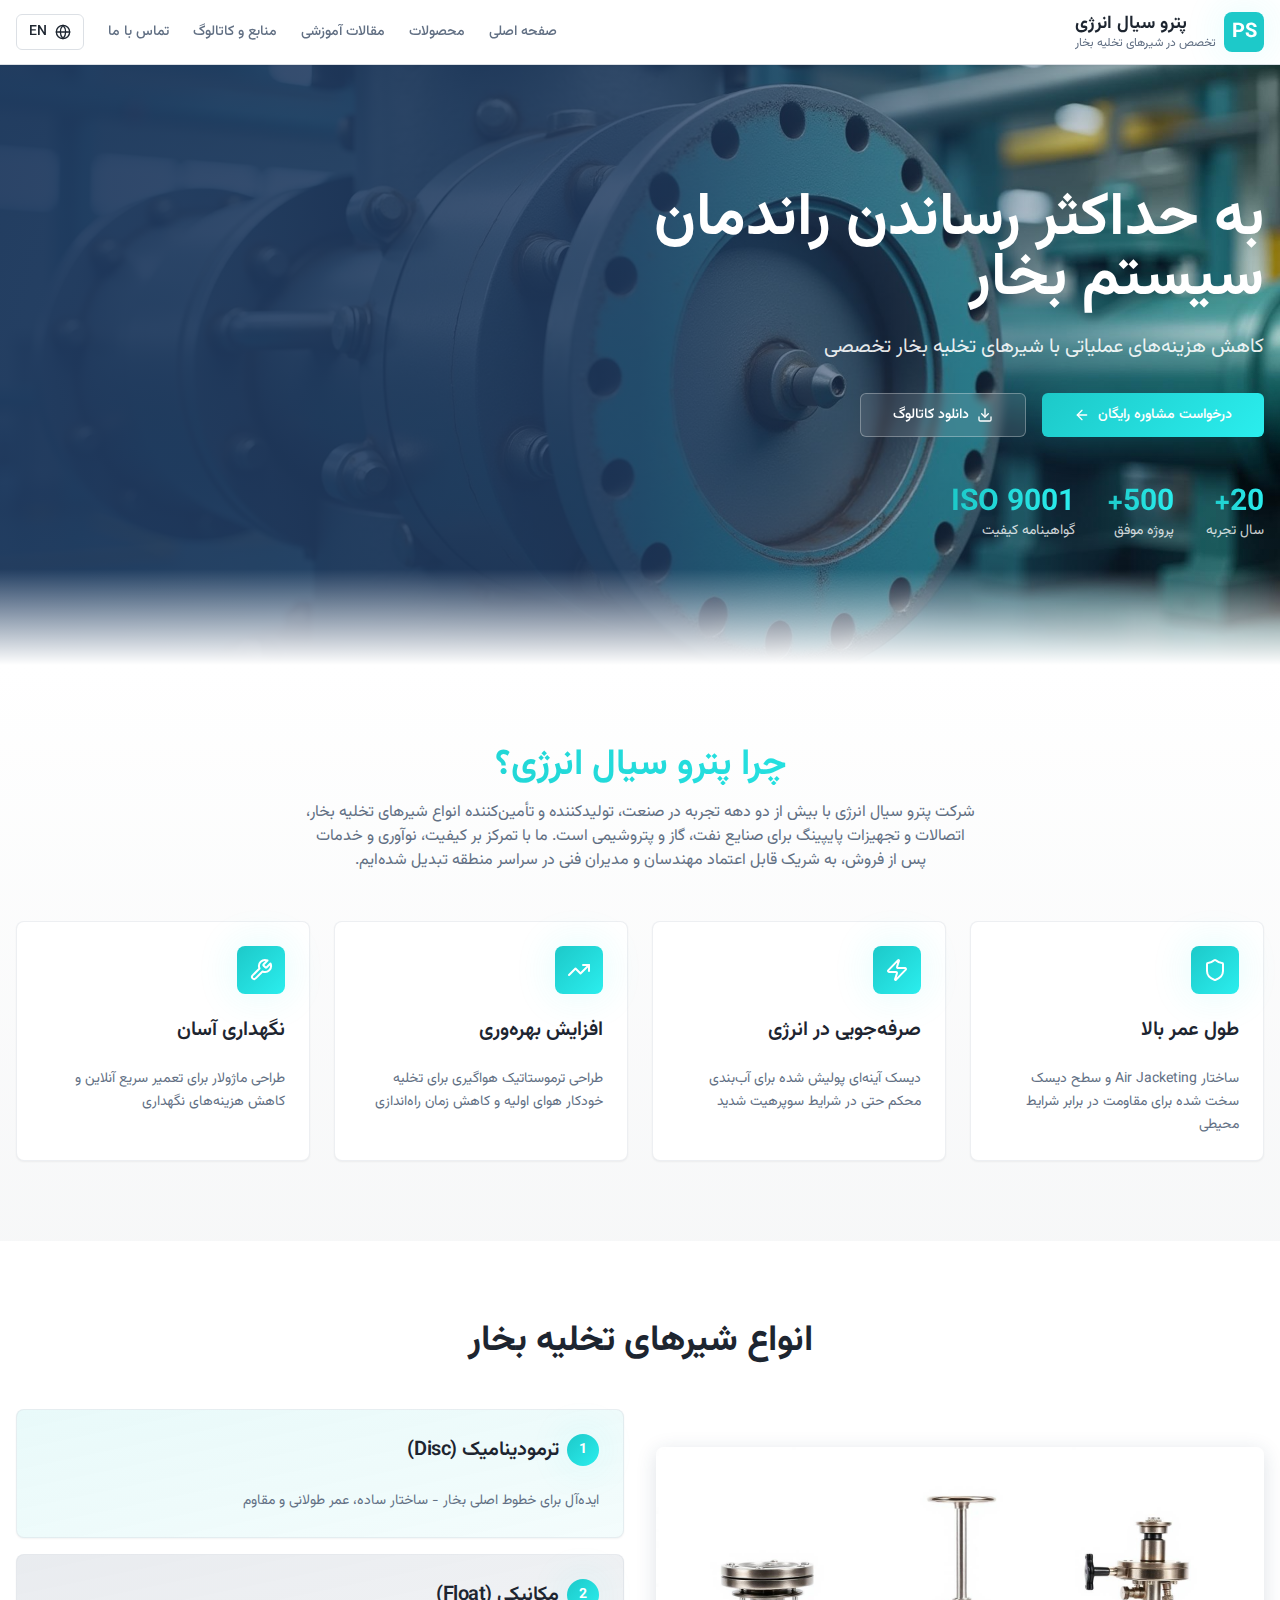
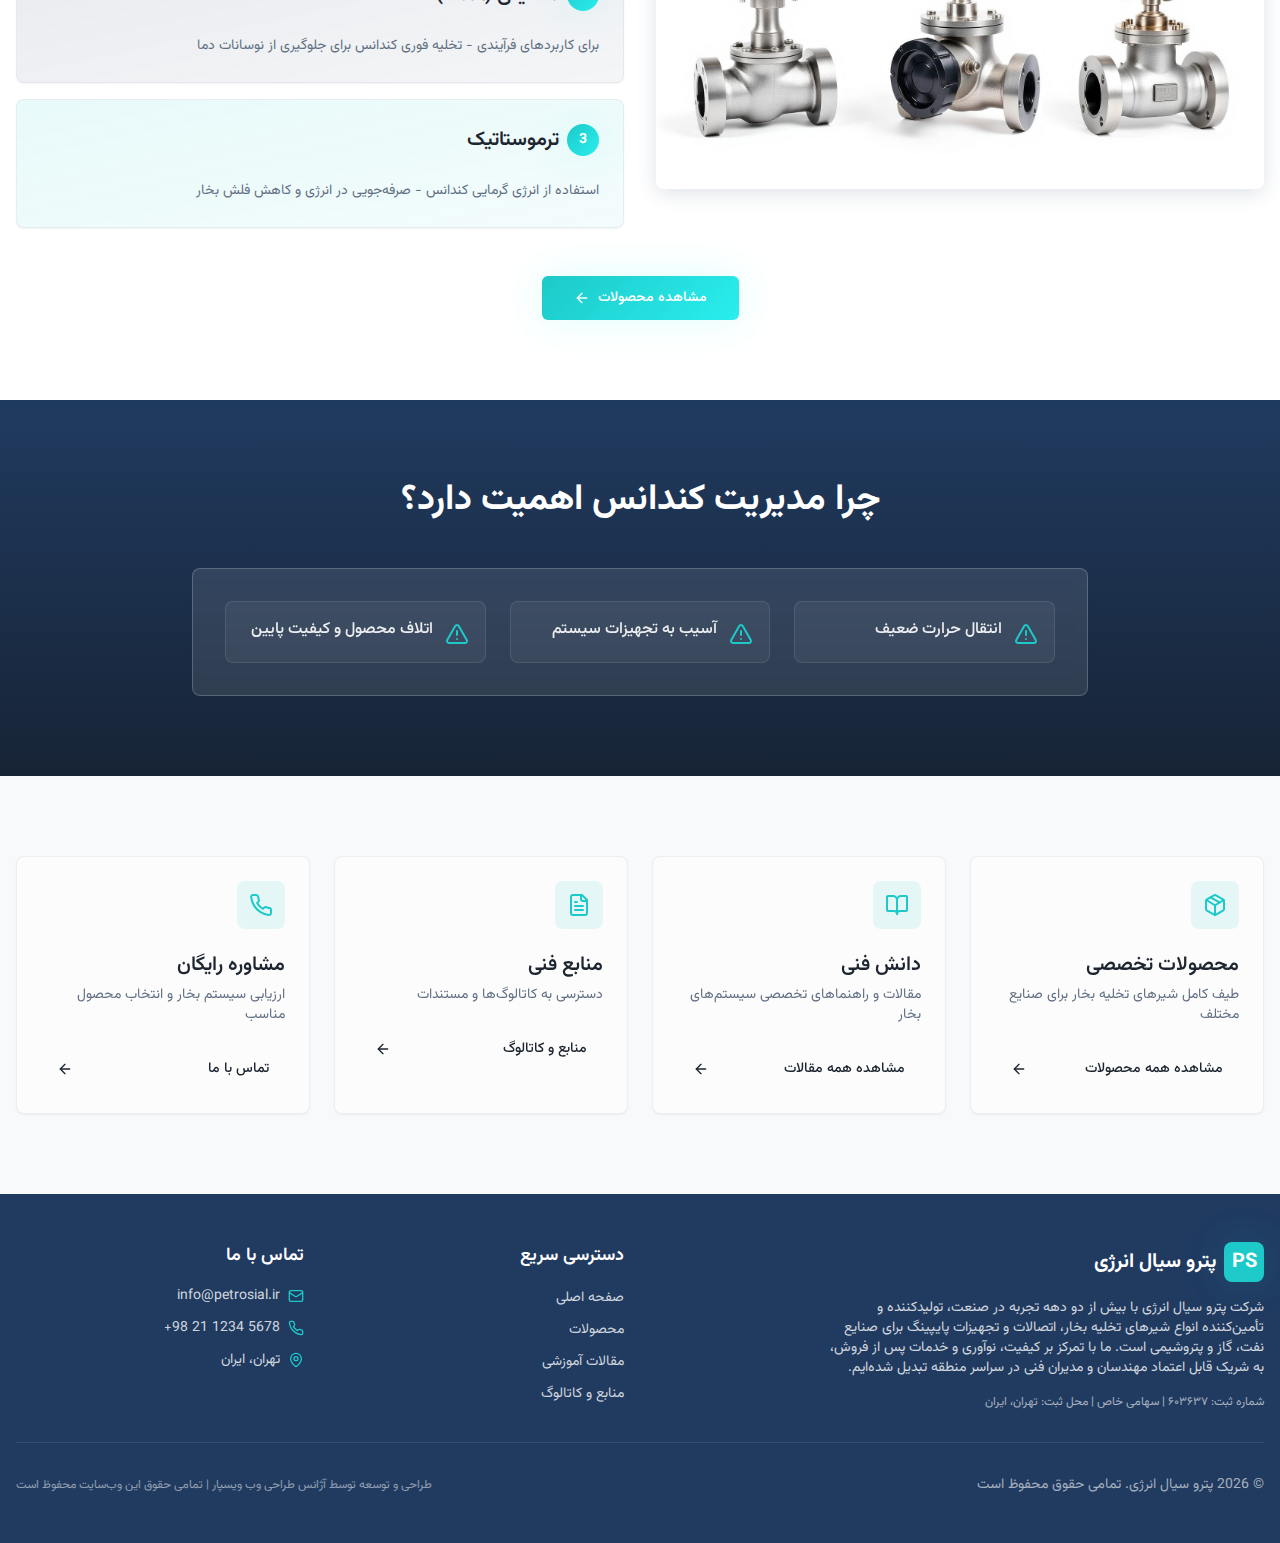
<file: index.html>
<!doctype html>
<html lang="fa" dir="rtl">
  <head>
    <meta charset="UTF-8" />
    <meta name="viewport" content="width=device-width, initial-scale=1.0" />
    <title>پترو سیال انرژی | تخصصی ترین تولیدکننده شیرهای تخلیه بخار</title>
    <meta name="description" content="پترو سیال انرژی، تولیدکننده و تأمین‌کننده انواع شیرهای تخلیه بخار (Steam Trap Valve)، اتصالات و پایپینگ صنعتی برای صنایع نفت، گاز و پتروشیمی. افزایش راندمان و کاهش هزینه‌های عملیاتی." />
    <meta name="author" content="Petro Sial Nafta Co." />
    <meta name="keywords" content="شیر تخلیه بخار, Steam Trap, تله بخار, صنعت نفت, پتروشیمی, کاهش هزینه انرژی" />
    <link rel="preconnect" href="https://fonts.googleapis.com" />
    <link rel="preconnect" href="https://fonts.gstatic.com" crossorigin />
    <link href="https://fonts.googleapis.com/css2?family=Inter:wght@400;500;600;700&family=Vazirmatn:wght@400;500;600;700&display=swap" rel="stylesheet" />

    <meta property="og:title" content="پترو سیال انرژی | تخصصی ترین تولیدکننده شیرهای تخلیه بخار" />
    <meta property="og:description" content="تولیدکننده انواع شیرهای تخلیه بخار برای صنایع نفت، گاز و پتروشیمی" />
    <meta property="og:type" content="website" />

    <meta name="twitter:card" content="summary_large_image" />
    <meta name="twitter:title" content="پترو سیال انرژی" />
    <script>history.replaceState({}, '', '/');</script>
<script type="module" crossorigin src="./assets/index-DdNdKmlH.js"></script>
    <link rel="stylesheet" crossorigin href="./assets/index-oJR50ZEJ.css">
  </head>

  <body>
    <div id="root"></div>
  </body>
</html>
</file>
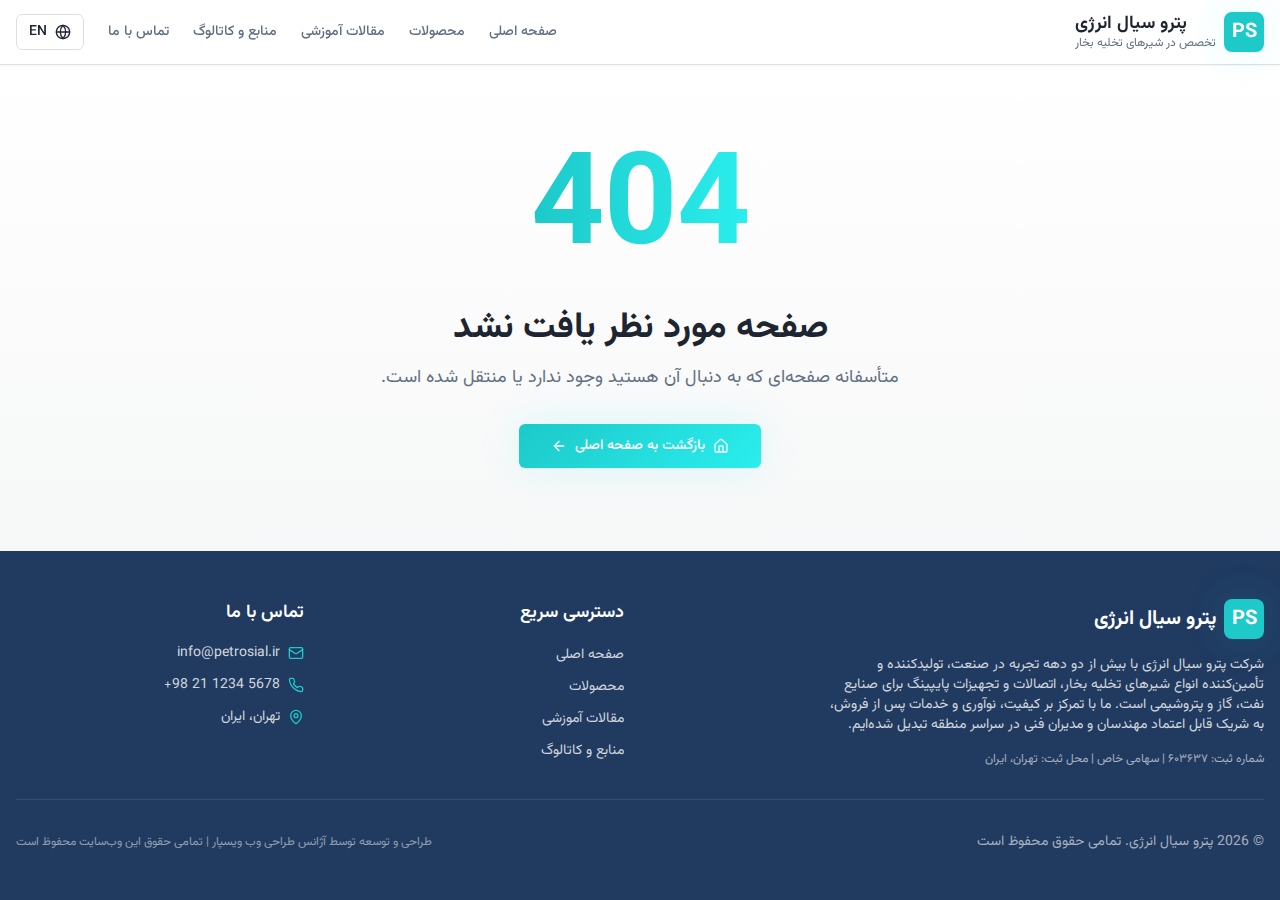
<file: psnafta/index.html>
<!doctype html>
<html lang="fa" dir="rtl">
  <head>
    <meta charset="UTF-8" />
    <meta name="viewport" content="width=device-width, initial-scale=1.0" />
    <title>پترو سیال انرژی | تخصصی ترین تولیدکننده شیرهای تخلیه بخار</title>
    <meta name="description" content="پترو سیال انرژی، تولیدکننده و تأمین‌کننده انواع شیرهای تخلیه بخار (Steam Trap Valve)، اتصالات و پایپینگ صنعتی برای صنایع نفت، گاز و پتروشیمی. افزایش راندمان و کاهش هزینه‌های عملیاتی." />
    <meta name="author" content="Petro Sial Nafta Co." />
    <meta name="keywords" content="شیر تخلیه بخار, Steam Trap, تله بخار, صنعت نفت, پتروشیمی, کاهش هزینه انرژی" />
    <link rel="preconnect" href="https://fonts.googleapis.com" />
    <link rel="preconnect" href="https://fonts.gstatic.com" crossorigin />
    <link href="https://fonts.googleapis.com/css2?family=Inter:wght@400;500;600;700&family=Vazirmatn:wght@400;500;600;700&display=swap" rel="stylesheet" />

    <meta property="og:title" content="پترو سیال انرژی | تخصصی ترین تولیدکننده شیرهای تخلیه بخار" />
    <meta property="og:description" content="تولیدکننده انواع شیرهای تخلیه بخار برای صنایع نفت، گاز و پتروشیمی" />
    <meta property="og:type" content="website" />

    <meta name="twitter:card" content="summary_large_image" />
    <meta name="twitter:title" content="پترو سیال انرژی" />
    <script>
      // Fix base path for GitHub Pages
      const base = '/psnafta/';
      if (!window.location.pathname.startsWith(base)) {
        history.replaceState({}, '', base);
      }
    </script>
<script type="module" crossorigin src="./assets/index-DdNdKmlH.js"></script>
    <link rel="stylesheet" crossorigin href="./assets/index-oJR50ZEJ.css">
  </head>

  <body>
    <div id="root"></div>
  </body>
</html>
</file>
<file: assets/index-oJR50ZEJ.css>
*,:before,:after{--tw-border-spacing-x: 0;--tw-border-spacing-y: 0;--tw-translate-x: 0;--tw-translate-y: 0;--tw-rotate: 0;--tw-skew-x: 0;--tw-skew-y: 0;--tw-scale-x: 1;--tw-scale-y: 1;--tw-pan-x: ;--tw-pan-y: ;--tw-pinch-zoom: ;--tw-scroll-snap-strictness: proximity;--tw-gradient-from-position: ;--tw-gradient-via-position: ;--tw-gradient-to-position: ;--tw-ordinal: ;--tw-slashed-zero: ;--tw-numeric-figure: ;--tw-numeric-spacing: ;--tw-numeric-fraction: ;--tw-ring-inset: ;--tw-ring-offset-width: 0px;--tw-ring-offset-color: #fff;--tw-ring-color: rgb(59 130 246 / .5);--tw-ring-offset-shadow: 0 0 #0000;--tw-ring-shadow: 0 0 #0000;--tw-shadow: 0 0 #0000;--tw-shadow-colored: 0 0 #0000;--tw-blur: ;--tw-brightness: ;--tw-contrast: ;--tw-grayscale: ;--tw-hue-rotate: ;--tw-invert: ;--tw-saturate: ;--tw-sepia: ;--tw-drop-shadow: ;--tw-backdrop-blur: ;--tw-backdrop-brightness: ;--tw-backdrop-contrast: ;--tw-backdrop-grayscale: ;--tw-backdrop-hue-rotate: ;--tw-backdrop-invert: ;--tw-backdrop-opacity: ;--tw-backdrop-saturate: ;--tw-backdrop-sepia: ;--tw-contain-size: ;--tw-contain-layout: ;--tw-contain-paint: ;--tw-contain-style: }::backdrop{--tw-border-spacing-x: 0;--tw-border-spacing-y: 0;--tw-translate-x: 0;--tw-translate-y: 0;--tw-rotate: 0;--tw-skew-x: 0;--tw-skew-y: 0;--tw-scale-x: 1;--tw-scale-y: 1;--tw-pan-x: ;--tw-pan-y: ;--tw-pinch-zoom: ;--tw-scroll-snap-strictness: proximity;--tw-gradient-from-position: ;--tw-gradient-via-position: ;--tw-gradient-to-position: ;--tw-ordinal: ;--tw-slashed-zero: ;--tw-numeric-figure: ;--tw-numeric-spacing: ;--tw-numeric-fraction: ;--tw-ring-inset: ;--tw-ring-offset-width: 0px;--tw-ring-offset-color: #fff;--tw-ring-color: rgb(59 130 246 / .5);--tw-ring-offset-shadow: 0 0 #0000;--tw-ring-shadow: 0 0 #0000;--tw-shadow: 0 0 #0000;--tw-shadow-colored: 0 0 #0000;--tw-blur: ;--tw-brightness: ;--tw-contrast: ;--tw-grayscale: ;--tw-hue-rotate: ;--tw-invert: ;--tw-saturate: ;--tw-sepia: ;--tw-drop-shadow: ;--tw-backdrop-blur: ;--tw-backdrop-brightness: ;--tw-backdrop-contrast: ;--tw-backdrop-grayscale: ;--tw-backdrop-hue-rotate: ;--tw-backdrop-invert: ;--tw-backdrop-opacity: ;--tw-backdrop-saturate: ;--tw-backdrop-sepia: ;--tw-contain-size: ;--tw-contain-layout: ;--tw-contain-paint: ;--tw-contain-style: }*,:before,:after{box-sizing:border-box;border-width:0;border-style:solid;border-color:#e5e7eb}:before,:after{--tw-content: ""}html,:host{line-height:1.5;-webkit-text-size-adjust:100%;-moz-tab-size:4;-o-tab-size:4;tab-size:4;font-family:ui-sans-serif,system-ui,sans-serif,"Apple Color Emoji","Segoe UI Emoji",Segoe UI Symbol,"Noto Color Emoji";font-feature-settings:normal;font-variation-settings:normal;-webkit-tap-highlight-color:transparent}body{margin:0;line-height:inherit}hr{height:0;color:inherit;border-top-width:1px}abbr:where([title]){-webkit-text-decoration:underline dotted;text-decoration:underline dotted}h1,h2,h3,h4,h5,h6{font-size:inherit;font-weight:inherit}a{color:inherit;text-decoration:inherit}b,strong{font-weight:bolder}code,kbd,samp,pre{font-family:ui-monospace,SFMono-Regular,Menlo,Monaco,Consolas,Liberation Mono,Courier New,monospace;font-feature-settings:normal;font-variation-settings:normal;font-size:1em}small{font-size:80%}sub,sup{font-size:75%;line-height:0;position:relative;vertical-align:baseline}sub{bottom:-.25em}sup{top:-.5em}table{text-indent:0;border-color:inherit;border-collapse:collapse}button,input,optgroup,select,textarea{font-family:inherit;font-feature-settings:inherit;font-variation-settings:inherit;font-size:100%;font-weight:inherit;line-height:inherit;letter-spacing:inherit;color:inherit;margin:0;padding:0}button,select{text-transform:none}button,input:where([type=button]),input:where([type=reset]),input:where([type=submit]){-webkit-appearance:button;background-color:transparent;background-image:none}:-moz-focusring{outline:auto}:-moz-ui-invalid{box-shadow:none}progress{vertical-align:baseline}::-webkit-inner-spin-button,::-webkit-outer-spin-button{height:auto}[type=search]{-webkit-appearance:textfield;outline-offset:-2px}::-webkit-search-decoration{-webkit-appearance:none}::-webkit-file-upload-button{-webkit-appearance:button;font:inherit}summary{display:list-item}blockquote,dl,dd,h1,h2,h3,h4,h5,h6,hr,figure,p,pre{margin:0}fieldset{margin:0;padding:0}legend{padding:0}ol,ul,menu{list-style:none;margin:0;padding:0}dialog{padding:0}textarea{resize:vertical}input::-moz-placeholder,textarea::-moz-placeholder{opacity:1;color:#9ca3af}input::placeholder,textarea::placeholder{opacity:1;color:#9ca3af}button,[role=button]{cursor:pointer}:disabled{cursor:default}img,svg,video,canvas,audio,iframe,embed,object{display:block;vertical-align:middle}img,video{max-width:100%;height:auto}[hidden]:where(:not([hidden=until-found])){display:none}:root{--background: 0 0% 100%;--foreground: 215 25% 15%;--card: 0 0% 100%;--card-foreground: 215 25% 15%;--popover: 0 0% 100%;--popover-foreground: 215 25% 15%;--primary: 180 75% 45%;--primary-foreground: 0 0% 100%;--primary-glow: 180 85% 55%;--secondary: 215 50% 25%;--secondary-foreground: 0 0% 100%;--muted: 210 10% 92%;--muted-foreground: 215 15% 45%;--accent: 180 75% 45%;--accent-foreground: 0 0% 100%;--destructive: 0 84.2% 60.2%;--destructive-foreground: 0 0% 100%;--border: 215 15% 88%;--input: 215 15% 88%;--ring: 180 75% 45%;--radius: .5rem;--gradient-hero: linear-gradient(135deg, hsl(180 75% 45%), hsl(180 85% 55%));--gradient-industrial: linear-gradient(180deg, hsl(215 50% 25%), hsl(215 40% 15%));--gradient-subtle: linear-gradient(180deg, hsl(0 0% 100%), hsl(210 10% 97%));--shadow-elegant: 0 10px 30px -10px hsl(180 75% 45% / .2);--shadow-glow: 0 0 40px hsl(180 85% 55% / .15);--shadow-industrial: 0 4px 20px hsl(215 50% 25% / .15);--transition-smooth: all .3s cubic-bezier(.4, 0, .2, 1);--transition-bounce: all .4s cubic-bezier(.68, -.55, .265, 1.55)}.dark{--background: 215 30% 10%;--foreground: 0 0% 95%;--card: 215 25% 12%;--card-foreground: 0 0% 95%;--popover: 215 25% 12%;--popover-foreground: 0 0% 95%;--primary: 180 80% 50%;--primary-foreground: 215 30% 10%;--primary-glow: 180 90% 60%;--secondary: 215 40% 20%;--secondary-foreground: 0 0% 95%;--muted: 215 20% 18%;--muted-foreground: 215 10% 65%;--accent: 180 80% 50%;--accent-foreground: 215 30% 10%;--destructive: 0 62.8% 30.6%;--destructive-foreground: 0 0% 95%;--border: 215 20% 20%;--input: 215 20% 20%;--ring: 180 80% 50%;--gradient-hero: linear-gradient(135deg, hsl(180 80% 50%), hsl(180 90% 60%));--gradient-industrial: linear-gradient(180deg, hsl(215 40% 20%), hsl(215 30% 10%));--gradient-subtle: linear-gradient(180deg, hsl(215 30% 10%), hsl(215 25% 12%));--shadow-elegant: 0 10px 30px -10px hsl(180 80% 50% / .3);--shadow-glow: 0 0 40px hsl(180 90% 60% / .25);--shadow-industrial: 0 4px 20px hsl(0 0% 0% / .4)}*{border-color:hsl(var(--border))}body{background-color:hsl(var(--background));color:hsl(var(--foreground));-webkit-font-smoothing:antialiased;-moz-osx-font-smoothing:grayscale;font-feature-settings:"kern" 1,"liga" 1}html[dir=rtl] body{font-family:Vazirmatn,system-ui,-apple-system,sans-serif}html[dir=ltr] body{font-family:Inter,system-ui,-apple-system,sans-serif}h1,h2,h3,h4,h5,h6{font-weight:700;letter-spacing:-.02em}.container{width:100%;margin-right:auto;margin-left:auto;padding-right:2rem;padding-left:2rem}@media (min-width: 1400px){.container{max-width:1400px}}.sr-only{position:absolute;width:1px;height:1px;padding:0;margin:-1px;overflow:hidden;clip:rect(0,0,0,0);white-space:nowrap;border-width:0}.pointer-events-none{pointer-events:none}.pointer-events-auto{pointer-events:auto}.visible{visibility:visible}.invisible{visibility:hidden}.fixed{position:fixed}.absolute{position:absolute}.relative{position:relative}.sticky{position:sticky}.inset-0{top:0;right:0;bottom:0;left:0}.inset-x-0{left:0;right:0}.inset-y-0{top:0;bottom:0}.-bottom-12{bottom:-3rem}.-left-12{left:-3rem}.-right-12{right:-3rem}.-top-12{top:-3rem}.bottom-0{bottom:0}.left-0{left:0}.left-1{left:.25rem}.left-1\/2{left:50%}.left-2{left:.5rem}.left-4{left:1rem}.left-\[50\%\]{left:50%}.right-0{right:0}.right-1{right:.25rem}.right-2{right:.5rem}.right-3{right:.75rem}.right-4{right:1rem}.top-0{top:0}.top-1\.5{top:.375rem}.top-1\/2{top:50%}.top-2{top:.5rem}.top-24{top:6rem}.top-3\.5{top:.875rem}.top-4{top:1rem}.top-\[1px\]{top:1px}.top-\[50\%\]{top:50%}.top-\[60\%\]{top:60%}.top-full{top:100%}.z-10{z-index:10}.z-20{z-index:20}.z-50{z-index:50}.z-\[100\]{z-index:100}.z-\[1\]{z-index:1}.order-1{order:1}.order-2{order:2}.col-span-1{grid-column:span 1 / span 1}.-mx-1{margin-left:-.25rem;margin-right:-.25rem}.mx-2{margin-left:.5rem;margin-right:.5rem}.mx-3\.5{margin-left:.875rem;margin-right:.875rem}.mx-auto{margin-left:auto;margin-right:auto}.my-0\.5{margin-top:.125rem;margin-bottom:.125rem}.my-1{margin-top:.25rem;margin-bottom:.25rem}.my-12{margin-top:3rem;margin-bottom:3rem}.-ml-4{margin-left:-1rem}.-mt-4{margin-top:-1rem}.mb-1{margin-bottom:.25rem}.mb-12{margin-bottom:3rem}.mb-16{margin-bottom:4rem}.mb-2{margin-bottom:.5rem}.mb-3{margin-bottom:.75rem}.mb-4{margin-bottom:1rem}.mb-6{margin-bottom:1.5rem}.mb-8{margin-bottom:2rem}.ml-1{margin-left:.25rem}.ml-auto{margin-left:auto}.mr-2{margin-right:.5rem}.mt-0\.5{margin-top:.125rem}.mt-1{margin-top:.25rem}.mt-1\.5{margin-top:.375rem}.mt-12{margin-top:3rem}.mt-2{margin-top:.5rem}.mt-24{margin-top:6rem}.mt-4{margin-top:1rem}.mt-6{margin-top:1.5rem}.mt-8{margin-top:2rem}.mt-auto{margin-top:auto}.line-clamp-1{overflow:hidden;display:-webkit-box;-webkit-box-orient:vertical;-webkit-line-clamp:1}.line-clamp-2{overflow:hidden;display:-webkit-box;-webkit-box-orient:vertical;-webkit-line-clamp:2}.line-clamp-3{overflow:hidden;display:-webkit-box;-webkit-box-orient:vertical;-webkit-line-clamp:3}.block{display:block}.inline-block{display:inline-block}.inline{display:inline}.flex{display:flex}.inline-flex{display:inline-flex}.table{display:table}.grid{display:grid}.hidden{display:none}.aspect-square{aspect-ratio:1 / 1}.aspect-video{aspect-ratio:16 / 9}.size-4{width:1rem;height:1rem}.h-1\.5{height:.375rem}.h-10{height:2.5rem}.h-11{height:2.75rem}.h-12{height:3rem}.h-14{height:3.5rem}.h-16{height:4rem}.h-2{height:.5rem}.h-2\.5{height:.625rem}.h-24{height:6rem}.h-3{height:.75rem}.h-3\.5{height:.875rem}.h-4{height:1rem}.h-5{height:1.25rem}.h-6{height:1.5rem}.h-7{height:1.75rem}.h-8{height:2rem}.h-9{height:2.25rem}.h-\[1px\]{height:1px}.h-\[var\(--radix-navigation-menu-viewport-height\)\]{height:var(--radix-navigation-menu-viewport-height)}.h-\[var\(--radix-select-trigger-height\)\]{height:var(--radix-select-trigger-height)}.h-auto{height:auto}.h-full{height:100%}.h-px{height:1px}.h-svh{height:100svh}.max-h-96{max-height:24rem}.max-h-\[300px\]{max-height:300px}.max-h-screen{max-height:100vh}.min-h-0{min-height:0px}.min-h-\[400px\]{min-height:400px}.min-h-\[600px\]{min-height:600px}.min-h-\[80px\]{min-height:80px}.min-h-screen{min-height:100vh}.min-h-svh{min-height:100svh}.w-0{width:0px}.w-0\.5{width:.125rem}.w-1{width:.25rem}.w-10{width:2.5rem}.w-11{width:2.75rem}.w-12{width:3rem}.w-14{width:3.5rem}.w-16{width:4rem}.w-2{width:.5rem}.w-2\.5{width:.625rem}.w-3{width:.75rem}.w-3\.5{width:.875rem}.w-3\/4{width:75%}.w-4{width:1rem}.w-5{width:1.25rem}.w-6{width:1.5rem}.w-64{width:16rem}.w-7{width:1.75rem}.w-72{width:18rem}.w-8{width:2rem}.w-9{width:2.25rem}.w-\[--sidebar-width\]{width:var(--sidebar-width)}.w-\[100px\]{width:100px}.w-\[1px\]{width:1px}.w-auto{width:auto}.w-full{width:100%}.w-max{width:-moz-max-content;width:max-content}.w-px{width:1px}.min-w-0{min-width:0px}.min-w-5{min-width:1.25rem}.min-w-\[12rem\]{min-width:12rem}.min-w-\[8rem\]{min-width:8rem}.min-w-\[var\(--radix-select-trigger-width\)\]{min-width:var(--radix-select-trigger-width)}.max-w-2xl{max-width:42rem}.max-w-3xl{max-width:48rem}.max-w-4xl{max-width:56rem}.max-w-\[--skeleton-width\]{max-width:var(--skeleton-width)}.max-w-lg{max-width:32rem}.max-w-max{max-width:-moz-max-content;max-width:max-content}.max-w-md{max-width:28rem}.max-w-none{max-width:none}.flex-1{flex:1 1 0%}.flex-shrink-0,.shrink-0{flex-shrink:0}.grow{flex-grow:1}.grow-0{flex-grow:0}.basis-full{flex-basis:100%}.caption-bottom{caption-side:bottom}.border-collapse{border-collapse:collapse}.-translate-x-1\/2{--tw-translate-x: -50%;transform:translate(var(--tw-translate-x),var(--tw-translate-y)) rotate(var(--tw-rotate)) skew(var(--tw-skew-x)) skewY(var(--tw-skew-y)) scaleX(var(--tw-scale-x)) scaleY(var(--tw-scale-y))}.-translate-x-px{--tw-translate-x: -1px;transform:translate(var(--tw-translate-x),var(--tw-translate-y)) rotate(var(--tw-rotate)) skew(var(--tw-skew-x)) skewY(var(--tw-skew-y)) scaleX(var(--tw-scale-x)) scaleY(var(--tw-scale-y))}.-translate-y-1\/2{--tw-translate-y: -50%;transform:translate(var(--tw-translate-x),var(--tw-translate-y)) rotate(var(--tw-rotate)) skew(var(--tw-skew-x)) skewY(var(--tw-skew-y)) scaleX(var(--tw-scale-x)) scaleY(var(--tw-scale-y))}.translate-x-\[-50\%\]{--tw-translate-x: -50%;transform:translate(var(--tw-translate-x),var(--tw-translate-y)) rotate(var(--tw-rotate)) skew(var(--tw-skew-x)) skewY(var(--tw-skew-y)) scaleX(var(--tw-scale-x)) scaleY(var(--tw-scale-y))}.translate-x-px{--tw-translate-x: 1px;transform:translate(var(--tw-translate-x),var(--tw-translate-y)) rotate(var(--tw-rotate)) skew(var(--tw-skew-x)) skewY(var(--tw-skew-y)) scaleX(var(--tw-scale-x)) scaleY(var(--tw-scale-y))}.translate-y-\[-50\%\]{--tw-translate-y: -50%;transform:translate(var(--tw-translate-x),var(--tw-translate-y)) rotate(var(--tw-rotate)) skew(var(--tw-skew-x)) skewY(var(--tw-skew-y)) scaleX(var(--tw-scale-x)) scaleY(var(--tw-scale-y))}.rotate-180{--tw-rotate: 180deg;transform:translate(var(--tw-translate-x),var(--tw-translate-y)) rotate(var(--tw-rotate)) skew(var(--tw-skew-x)) skewY(var(--tw-skew-y)) scaleX(var(--tw-scale-x)) scaleY(var(--tw-scale-y))}.rotate-45{--tw-rotate: 45deg;transform:translate(var(--tw-translate-x),var(--tw-translate-y)) rotate(var(--tw-rotate)) skew(var(--tw-skew-x)) skewY(var(--tw-skew-y)) scaleX(var(--tw-scale-x)) scaleY(var(--tw-scale-y))}.rotate-90{--tw-rotate: 90deg;transform:translate(var(--tw-translate-x),var(--tw-translate-y)) rotate(var(--tw-rotate)) skew(var(--tw-skew-x)) skewY(var(--tw-skew-y)) scaleX(var(--tw-scale-x)) scaleY(var(--tw-scale-y))}.transform{transform:translate(var(--tw-translate-x),var(--tw-translate-y)) rotate(var(--tw-rotate)) skew(var(--tw-skew-x)) skewY(var(--tw-skew-y)) scaleX(var(--tw-scale-x)) scaleY(var(--tw-scale-y))}@keyframes pulse{50%{opacity:.5}}.animate-pulse{animation:pulse 2s cubic-bezier(.4,0,.6,1) infinite}.cursor-default{cursor:default}.cursor-pointer{cursor:pointer}.touch-none{touch-action:none}.select-none{-webkit-user-select:none;-moz-user-select:none;user-select:none}.list-none{list-style-type:none}.grid-cols-1{grid-template-columns:repeat(1,minmax(0,1fr))}.grid-cols-2{grid-template-columns:repeat(2,minmax(0,1fr))}.grid-cols-3{grid-template-columns:repeat(3,minmax(0,1fr))}.flex-row{flex-direction:row}.flex-col{flex-direction:column}.flex-col-reverse{flex-direction:column-reverse}.flex-wrap{flex-wrap:wrap}.items-start{align-items:flex-start}.items-end{align-items:flex-end}.items-center{align-items:center}.items-stretch{align-items:stretch}.justify-center{justify-content:center}.justify-between{justify-content:space-between}.gap-1{gap:.25rem}.gap-1\.5{gap:.375rem}.gap-12{gap:3rem}.gap-2{gap:.5rem}.gap-3{gap:.75rem}.gap-4{gap:1rem}.gap-6{gap:1.5rem}.gap-8{gap:2rem}.space-x-1>:not([hidden])~:not([hidden]){--tw-space-x-reverse: 0;margin-right:calc(.25rem * var(--tw-space-x-reverse));margin-left:calc(.25rem * calc(1 - var(--tw-space-x-reverse)))}.space-x-2>:not([hidden])~:not([hidden]){--tw-space-x-reverse: 0;margin-right:calc(.5rem * var(--tw-space-x-reverse));margin-left:calc(.5rem * calc(1 - var(--tw-space-x-reverse)))}.space-x-4>:not([hidden])~:not([hidden]){--tw-space-x-reverse: 0;margin-right:calc(1rem * var(--tw-space-x-reverse));margin-left:calc(1rem * calc(1 - var(--tw-space-x-reverse)))}.space-y-1>:not([hidden])~:not([hidden]){--tw-space-y-reverse: 0;margin-top:calc(.25rem * calc(1 - var(--tw-space-y-reverse)));margin-bottom:calc(.25rem * var(--tw-space-y-reverse))}.space-y-1\.5>:not([hidden])~:not([hidden]){--tw-space-y-reverse: 0;margin-top:calc(.375rem * calc(1 - var(--tw-space-y-reverse)));margin-bottom:calc(.375rem * var(--tw-space-y-reverse))}.space-y-2>:not([hidden])~:not([hidden]){--tw-space-y-reverse: 0;margin-top:calc(.5rem * calc(1 - var(--tw-space-y-reverse)));margin-bottom:calc(.5rem * var(--tw-space-y-reverse))}.space-y-3>:not([hidden])~:not([hidden]){--tw-space-y-reverse: 0;margin-top:calc(.75rem * calc(1 - var(--tw-space-y-reverse)));margin-bottom:calc(.75rem * var(--tw-space-y-reverse))}.space-y-4>:not([hidden])~:not([hidden]){--tw-space-y-reverse: 0;margin-top:calc(1rem * calc(1 - var(--tw-space-y-reverse)));margin-bottom:calc(1rem * var(--tw-space-y-reverse))}.space-y-6>:not([hidden])~:not([hidden]){--tw-space-y-reverse: 0;margin-top:calc(1.5rem * calc(1 - var(--tw-space-y-reverse)));margin-bottom:calc(1.5rem * var(--tw-space-y-reverse))}.space-y-8>:not([hidden])~:not([hidden]){--tw-space-y-reverse: 0;margin-top:calc(2rem * calc(1 - var(--tw-space-y-reverse)));margin-bottom:calc(2rem * var(--tw-space-y-reverse))}.space-x-reverse>:not([hidden])~:not([hidden]){--tw-space-x-reverse: 1}.overflow-auto{overflow:auto}.overflow-hidden{overflow:hidden}.overflow-y-auto{overflow-y:auto}.overflow-x-hidden{overflow-x:hidden}.whitespace-nowrap{white-space:nowrap}.break-words{overflow-wrap:break-word}.rounded-\[2px\]{border-radius:2px}.rounded-\[inherit\]{border-radius:inherit}.rounded-full{border-radius:9999px}.rounded-lg{border-radius:var(--radius)}.rounded-md{border-radius:calc(var(--radius) - 2px)}.rounded-sm{border-radius:calc(var(--radius) - 4px)}.rounded-t-\[10px\]{border-top-left-radius:10px;border-top-right-radius:10px}.rounded-tl-sm{border-top-left-radius:calc(var(--radius) - 4px)}.border{border-width:1px}.border-2{border-width:2px}.border-\[1\.5px\]{border-width:1.5px}.border-y{border-top-width:1px;border-bottom-width:1px}.border-b{border-bottom-width:1px}.border-l{border-left-width:1px}.border-r{border-right-width:1px}.border-t{border-top-width:1px}.border-dashed{border-style:dashed}.border-\[--color-border\]{border-color:var(--color-border)}.border-accent\/20{border-color:hsl(var(--accent) / .2)}.border-accent\/30{border-color:hsl(var(--accent) / .3)}.border-border\/50{border-color:hsl(var(--border) / .5)}.border-destructive{border-color:hsl(var(--destructive))}.border-destructive\/50{border-color:hsl(var(--destructive) / .5)}.border-input{border-color:hsl(var(--input))}.border-primary{border-color:hsl(var(--primary))}.border-primary\/20{border-color:hsl(var(--primary) / .2)}.border-primary\/30{border-color:hsl(var(--primary) / .3)}.border-secondary-foreground\/10{border-color:hsl(var(--secondary-foreground) / .1)}.border-sidebar-border{border-color:hsl(var(--sidebar-border))}.border-transparent{border-color:transparent}.border-white\/10{border-color:#ffffff1a}.border-white\/20{border-color:#fff3}.border-white\/30{border-color:#ffffff4d}.border-l-transparent{border-left-color:transparent}.border-t-transparent{border-top-color:transparent}.bg-\[--color-bg\]{background-color:var(--color-bg)}.bg-accent{background-color:hsl(var(--accent))}.bg-background{background-color:hsl(var(--background))}.bg-background\/80{background-color:hsl(var(--background) / .8)}.bg-background\/95{background-color:hsl(var(--background) / .95)}.bg-black\/80{background-color:#000c}.bg-border{background-color:hsl(var(--border))}.bg-card{background-color:hsl(var(--card))}.bg-card\/50{background-color:hsl(var(--card) / .5)}.bg-destructive{background-color:hsl(var(--destructive))}.bg-foreground{background-color:hsl(var(--foreground))}.bg-muted{background-color:hsl(var(--muted))}.bg-muted\/30{background-color:hsl(var(--muted) / .3)}.bg-muted\/50{background-color:hsl(var(--muted) / .5)}.bg-popover{background-color:hsl(var(--popover))}.bg-primary{background-color:hsl(var(--primary))}.bg-primary\/10{background-color:hsl(var(--primary) / .1)}.bg-primary\/20{background-color:hsl(var(--primary) / .2)}.bg-primary\/5{background-color:hsl(var(--primary) / .05)}.bg-primary\/90{background-color:hsl(var(--primary) / .9)}.bg-secondary{background-color:hsl(var(--secondary))}.bg-sidebar{background-color:hsl(var(--sidebar-background))}.bg-sidebar-border{background-color:hsl(var(--sidebar-border))}.bg-transparent{background-color:transparent}.bg-white\/10{background-color:#ffffff1a}.bg-white\/5{background-color:#ffffff0d}.bg-gradient-to-b{background-image:linear-gradient(to bottom,var(--tw-gradient-stops))}.bg-gradient-to-br{background-image:linear-gradient(to bottom right,var(--tw-gradient-stops))}.bg-gradient-to-r{background-image:linear-gradient(to right,var(--tw-gradient-stops))}.bg-gradient-to-t{background-image:linear-gradient(to top,var(--tw-gradient-stops))}.from-accent\/10{--tw-gradient-from: hsl(var(--accent) / .1) var(--tw-gradient-from-position);--tw-gradient-to: hsl(var(--accent) / 0) var(--tw-gradient-to-position);--tw-gradient-stops: var(--tw-gradient-from), var(--tw-gradient-to)}.from-accent\/20{--tw-gradient-from: hsl(var(--accent) / .2) var(--tw-gradient-from-position);--tw-gradient-to: hsl(var(--accent) / 0) var(--tw-gradient-to-position);--tw-gradient-stops: var(--tw-gradient-from), var(--tw-gradient-to)}.from-accent\/5{--tw-gradient-from: hsl(var(--accent) / .05) var(--tw-gradient-from-position);--tw-gradient-to: hsl(var(--accent) / 0) var(--tw-gradient-to-position);--tw-gradient-stops: var(--tw-gradient-from), var(--tw-gradient-to)}.from-background{--tw-gradient-from: hsl(var(--background)) var(--tw-gradient-from-position);--tw-gradient-to: hsl(var(--background) / 0) var(--tw-gradient-to-position);--tw-gradient-stops: var(--tw-gradient-from), var(--tw-gradient-to)}.from-primary{--tw-gradient-from: hsl(var(--primary)) var(--tw-gradient-from-position);--tw-gradient-to: hsl(var(--primary) / 0) var(--tw-gradient-to-position);--tw-gradient-stops: var(--tw-gradient-from), var(--tw-gradient-to)}.from-primary-glow\/20{--tw-gradient-from: hsl(var(--primary-glow) / .2) var(--tw-gradient-from-position);--tw-gradient-to: hsl(var(--primary-glow) / 0) var(--tw-gradient-to-position);--tw-gradient-stops: var(--tw-gradient-from), var(--tw-gradient-to)}.from-primary\/10{--tw-gradient-from: hsl(var(--primary) / .1) var(--tw-gradient-from-position);--tw-gradient-to: hsl(var(--primary) / 0) var(--tw-gradient-to-position);--tw-gradient-stops: var(--tw-gradient-from), var(--tw-gradient-to)}.from-primary\/20{--tw-gradient-from: hsl(var(--primary) / .2) var(--tw-gradient-from-position);--tw-gradient-to: hsl(var(--primary) / 0) var(--tw-gradient-to-position);--tw-gradient-stops: var(--tw-gradient-from), var(--tw-gradient-to)}.from-primary\/5{--tw-gradient-from: hsl(var(--primary) / .05) var(--tw-gradient-from-position);--tw-gradient-to: hsl(var(--primary) / 0) var(--tw-gradient-to-position);--tw-gradient-stops: var(--tw-gradient-from), var(--tw-gradient-to)}.from-secondary{--tw-gradient-from: hsl(var(--secondary)) var(--tw-gradient-from-position);--tw-gradient-to: hsl(var(--secondary) / 0) var(--tw-gradient-to-position);--tw-gradient-stops: var(--tw-gradient-from), var(--tw-gradient-to)}.from-secondary\/10{--tw-gradient-from: hsl(var(--secondary) / .1) var(--tw-gradient-from-position);--tw-gradient-to: hsl(var(--secondary) / 0) var(--tw-gradient-to-position);--tw-gradient-stops: var(--tw-gradient-from), var(--tw-gradient-to)}.from-secondary\/20{--tw-gradient-from: hsl(var(--secondary) / .2) var(--tw-gradient-from-position);--tw-gradient-to: hsl(var(--secondary) / 0) var(--tw-gradient-to-position);--tw-gradient-stops: var(--tw-gradient-from), var(--tw-gradient-to)}.from-secondary\/95{--tw-gradient-from: hsl(var(--secondary) / .95) var(--tw-gradient-from-position);--tw-gradient-to: hsl(var(--secondary) / 0) var(--tw-gradient-to-position);--tw-gradient-stops: var(--tw-gradient-from), var(--tw-gradient-to)}.via-secondary\/85{--tw-gradient-to: hsl(var(--secondary) / 0) var(--tw-gradient-to-position);--tw-gradient-stops: var(--tw-gradient-from), hsl(var(--secondary) / .85) var(--tw-gradient-via-position), var(--tw-gradient-to)}.via-secondary\/95{--tw-gradient-to: hsl(var(--secondary) / 0) var(--tw-gradient-to-position);--tw-gradient-stops: var(--tw-gradient-from), hsl(var(--secondary) / .95) var(--tw-gradient-via-position), var(--tw-gradient-to)}.to-accent\/10{--tw-gradient-to: hsl(var(--accent) / .1) var(--tw-gradient-to-position)}.to-accent\/5{--tw-gradient-to: hsl(var(--accent) / .05) var(--tw-gradient-to-position)}.to-background{--tw-gradient-to: hsl(var(--background)) var(--tw-gradient-to-position)}.to-primary-glow\/20{--tw-gradient-to: hsl(var(--primary-glow) / .2) var(--tw-gradient-to-position)}.to-primary-glow\/5{--tw-gradient-to: hsl(var(--primary-glow) / .05) var(--tw-gradient-to-position)}.to-primary\/20{--tw-gradient-to: hsl(var(--primary) / .2) var(--tw-gradient-to-position)}.to-primary\/5{--tw-gradient-to: hsl(var(--primary) / .05) var(--tw-gradient-to-position)}.to-secondary\/10{--tw-gradient-to: hsl(var(--secondary) / .1) var(--tw-gradient-to-position)}.to-secondary\/5{--tw-gradient-to: hsl(var(--secondary) / .05) var(--tw-gradient-to-position)}.to-transparent{--tw-gradient-to: transparent var(--tw-gradient-to-position)}.fill-current{fill:currentColor}.object-cover{-o-object-fit:cover;object-fit:cover}.p-0{padding:0}.p-1{padding:.25rem}.p-12{padding:3rem}.p-2{padding:.5rem}.p-3{padding:.75rem}.p-4{padding:1rem}.p-6{padding:1.5rem}.p-8{padding:2rem}.p-\[1px\]{padding:1px}.px-1{padding-left:.25rem;padding-right:.25rem}.px-2{padding-left:.5rem;padding-right:.5rem}.px-2\.5{padding-left:.625rem;padding-right:.625rem}.px-3{padding-left:.75rem;padding-right:.75rem}.px-4{padding-left:1rem;padding-right:1rem}.px-5{padding-left:1.25rem;padding-right:1.25rem}.px-8{padding-left:2rem;padding-right:2rem}.py-0\.5{padding-top:.125rem;padding-bottom:.125rem}.py-1{padding-top:.25rem;padding-bottom:.25rem}.py-1\.5{padding-top:.375rem;padding-bottom:.375rem}.py-12{padding-top:3rem;padding-bottom:3rem}.py-16{padding-top:4rem;padding-bottom:4rem}.py-2{padding-top:.5rem;padding-bottom:.5rem}.py-20{padding-top:5rem;padding-bottom:5rem}.py-3{padding-top:.75rem;padding-bottom:.75rem}.py-4{padding-top:1rem;padding-bottom:1rem}.py-6{padding-top:1.5rem;padding-bottom:1.5rem}.pb-3{padding-bottom:.75rem}.pb-4{padding-bottom:1rem}.pl-12{padding-left:3rem}.pl-2\.5{padding-left:.625rem}.pl-4{padding-left:1rem}.pl-8{padding-left:2rem}.pr-12{padding-right:3rem}.pr-2{padding-right:.5rem}.pr-2\.5{padding-right:.625rem}.pr-8{padding-right:2rem}.pt-0{padding-top:0}.pt-1{padding-top:.25rem}.pt-3{padding-top:.75rem}.pt-4{padding-top:1rem}.pt-8{padding-top:2rem}.text-left{text-align:left}.text-center{text-align:center}.align-middle{vertical-align:middle}.font-mono{font-family:ui-monospace,SFMono-Regular,Menlo,Monaco,Consolas,Liberation Mono,Courier New,monospace}.text-2xl{font-size:1.5rem;line-height:2rem}.text-3xl{font-size:1.875rem;line-height:2.25rem}.text-4xl{font-size:2.25rem;line-height:2.5rem}.text-9xl{font-size:8rem;line-height:1}.text-\[0\.8rem\]{font-size:.8rem}.text-base{font-size:1rem;line-height:1.5rem}.text-lg{font-size:1.125rem;line-height:1.75rem}.text-sm{font-size:.875rem;line-height:1.25rem}.text-xl{font-size:1.25rem;line-height:1.75rem}.text-xs{font-size:.75rem;line-height:1rem}.font-bold{font-weight:700}.font-medium{font-weight:500}.font-normal{font-weight:400}.font-semibold{font-weight:600}.tabular-nums{--tw-numeric-spacing: tabular-nums;font-variant-numeric:var(--tw-ordinal) var(--tw-slashed-zero) var(--tw-numeric-figure) var(--tw-numeric-spacing) var(--tw-numeric-fraction)}.leading-none{line-height:1}.leading-relaxed{line-height:1.625}.leading-tight{line-height:1.25}.tracking-tight{letter-spacing:-.025em}.tracking-widest{letter-spacing:.1em}.text-accent-foreground{color:hsl(var(--accent-foreground))}.text-card-foreground{color:hsl(var(--card-foreground))}.text-current{color:currentColor}.text-destructive{color:hsl(var(--destructive))}.text-destructive-foreground{color:hsl(var(--destructive-foreground))}.text-foreground{color:hsl(var(--foreground))}.text-foreground\/50{color:hsl(var(--foreground) / .5)}.text-muted-foreground{color:hsl(var(--muted-foreground))}.text-popover-foreground{color:hsl(var(--popover-foreground))}.text-primary{color:hsl(var(--primary))}.text-primary-foreground{color:hsl(var(--primary-foreground))}.text-secondary-foreground{color:hsl(var(--secondary-foreground))}.text-secondary-foreground\/50{color:hsl(var(--secondary-foreground) / .5)}.text-secondary-foreground\/60{color:hsl(var(--secondary-foreground) / .6)}.text-secondary-foreground\/80{color:hsl(var(--secondary-foreground) / .8)}.text-sidebar-foreground{color:hsl(var(--sidebar-foreground))}.text-sidebar-foreground\/70{color:hsl(var(--sidebar-foreground) / .7)}.text-white{--tw-text-opacity: 1;color:rgb(255 255 255 / var(--tw-text-opacity, 1))}.text-white\/80{color:#fffc}.text-white\/90{color:#ffffffe6}.underline-offset-4{text-underline-offset:4px}.opacity-0{opacity:0}.opacity-50{opacity:.5}.opacity-60{opacity:.6}.opacity-70{opacity:.7}.opacity-90{opacity:.9}.shadow-\[0_0_0_1px_hsl\(var\(--sidebar-border\)\)\]{--tw-shadow: 0 0 0 1px hsl(var(--sidebar-border));--tw-shadow-colored: 0 0 0 1px var(--tw-shadow-color);box-shadow:var(--tw-ring-offset-shadow, 0 0 #0000),var(--tw-ring-shadow, 0 0 #0000),var(--tw-shadow)}.shadow-lg{--tw-shadow: 0 10px 15px -3px rgb(0 0 0 / .1), 0 4px 6px -4px rgb(0 0 0 / .1);--tw-shadow-colored: 0 10px 15px -3px var(--tw-shadow-color), 0 4px 6px -4px var(--tw-shadow-color);box-shadow:var(--tw-ring-offset-shadow, 0 0 #0000),var(--tw-ring-shadow, 0 0 #0000),var(--tw-shadow)}.shadow-md{--tw-shadow: 0 4px 6px -1px rgb(0 0 0 / .1), 0 2px 4px -2px rgb(0 0 0 / .1);--tw-shadow-colored: 0 4px 6px -1px var(--tw-shadow-color), 0 2px 4px -2px var(--tw-shadow-color);box-shadow:var(--tw-ring-offset-shadow, 0 0 #0000),var(--tw-ring-shadow, 0 0 #0000),var(--tw-shadow)}.shadow-none{--tw-shadow: 0 0 #0000;--tw-shadow-colored: 0 0 #0000;box-shadow:var(--tw-ring-offset-shadow, 0 0 #0000),var(--tw-ring-shadow, 0 0 #0000),var(--tw-shadow)}.shadow-sm{--tw-shadow: 0 1px 2px 0 rgb(0 0 0 / .05);--tw-shadow-colored: 0 1px 2px 0 var(--tw-shadow-color);box-shadow:var(--tw-ring-offset-shadow, 0 0 #0000),var(--tw-ring-shadow, 0 0 #0000),var(--tw-shadow)}.shadow-xl{--tw-shadow: 0 20px 25px -5px rgb(0 0 0 / .1), 0 8px 10px -6px rgb(0 0 0 / .1);--tw-shadow-colored: 0 20px 25px -5px var(--tw-shadow-color), 0 8px 10px -6px var(--tw-shadow-color);box-shadow:var(--tw-ring-offset-shadow, 0 0 #0000),var(--tw-ring-shadow, 0 0 #0000),var(--tw-shadow)}.outline-none{outline:2px solid transparent;outline-offset:2px}.outline{outline-style:solid}.ring-0{--tw-ring-offset-shadow: var(--tw-ring-inset) 0 0 0 var(--tw-ring-offset-width) var(--tw-ring-offset-color);--tw-ring-shadow: var(--tw-ring-inset) 0 0 0 calc(0px + var(--tw-ring-offset-width)) var(--tw-ring-color);box-shadow:var(--tw-ring-offset-shadow),var(--tw-ring-shadow),var(--tw-shadow, 0 0 #0000)}.ring-2{--tw-ring-offset-shadow: var(--tw-ring-inset) 0 0 0 var(--tw-ring-offset-width) var(--tw-ring-offset-color);--tw-ring-shadow: var(--tw-ring-inset) 0 0 0 calc(2px + var(--tw-ring-offset-width)) var(--tw-ring-color);box-shadow:var(--tw-ring-offset-shadow),var(--tw-ring-shadow),var(--tw-shadow, 0 0 #0000)}.ring-ring{--tw-ring-color: hsl(var(--ring))}.ring-sidebar-ring{--tw-ring-color: hsl(var(--sidebar-ring))}.ring-offset-background{--tw-ring-offset-color: hsl(var(--background))}.filter{filter:var(--tw-blur) var(--tw-brightness) var(--tw-contrast) var(--tw-grayscale) var(--tw-hue-rotate) var(--tw-invert) var(--tw-saturate) var(--tw-sepia) var(--tw-drop-shadow)}.backdrop-blur{--tw-backdrop-blur: blur(8px);-webkit-backdrop-filter:var(--tw-backdrop-blur) var(--tw-backdrop-brightness) var(--tw-backdrop-contrast) var(--tw-backdrop-grayscale) var(--tw-backdrop-hue-rotate) var(--tw-backdrop-invert) var(--tw-backdrop-opacity) var(--tw-backdrop-saturate) var(--tw-backdrop-sepia);backdrop-filter:var(--tw-backdrop-blur) var(--tw-backdrop-brightness) var(--tw-backdrop-contrast) var(--tw-backdrop-grayscale) var(--tw-backdrop-hue-rotate) var(--tw-backdrop-invert) var(--tw-backdrop-opacity) var(--tw-backdrop-saturate) var(--tw-backdrop-sepia)}.backdrop-blur-sm{--tw-backdrop-blur: blur(4px);-webkit-backdrop-filter:var(--tw-backdrop-blur) var(--tw-backdrop-brightness) var(--tw-backdrop-contrast) var(--tw-backdrop-grayscale) var(--tw-backdrop-hue-rotate) var(--tw-backdrop-invert) var(--tw-backdrop-opacity) var(--tw-backdrop-saturate) var(--tw-backdrop-sepia);backdrop-filter:var(--tw-backdrop-blur) var(--tw-backdrop-brightness) var(--tw-backdrop-contrast) var(--tw-backdrop-grayscale) var(--tw-backdrop-hue-rotate) var(--tw-backdrop-invert) var(--tw-backdrop-opacity) var(--tw-backdrop-saturate) var(--tw-backdrop-sepia)}.backdrop-filter{-webkit-backdrop-filter:var(--tw-backdrop-blur) var(--tw-backdrop-brightness) var(--tw-backdrop-contrast) var(--tw-backdrop-grayscale) var(--tw-backdrop-hue-rotate) var(--tw-backdrop-invert) var(--tw-backdrop-opacity) var(--tw-backdrop-saturate) var(--tw-backdrop-sepia);backdrop-filter:var(--tw-backdrop-blur) var(--tw-backdrop-brightness) var(--tw-backdrop-contrast) var(--tw-backdrop-grayscale) var(--tw-backdrop-hue-rotate) var(--tw-backdrop-invert) var(--tw-backdrop-opacity) var(--tw-backdrop-saturate) var(--tw-backdrop-sepia)}.transition{transition-property:color,background-color,border-color,text-decoration-color,fill,stroke,opacity,box-shadow,transform,filter,-webkit-backdrop-filter;transition-property:color,background-color,border-color,text-decoration-color,fill,stroke,opacity,box-shadow,transform,filter,backdrop-filter;transition-property:color,background-color,border-color,text-decoration-color,fill,stroke,opacity,box-shadow,transform,filter,backdrop-filter,-webkit-backdrop-filter;transition-timing-function:cubic-bezier(.4,0,.2,1);transition-duration:.15s}.transition-\[left\,right\,width\]{transition-property:left,right,width;transition-timing-function:cubic-bezier(.4,0,.2,1);transition-duration:.15s}.transition-\[margin\,opa\]{transition-property:margin,opa;transition-timing-function:cubic-bezier(.4,0,.2,1);transition-duration:.15s}.transition-\[width\,height\,padding\]{transition-property:width,height,padding;transition-timing-function:cubic-bezier(.4,0,.2,1);transition-duration:.15s}.transition-\[width\]{transition-property:width;transition-timing-function:cubic-bezier(.4,0,.2,1);transition-duration:.15s}.transition-all{transition-property:all;transition-timing-function:cubic-bezier(.4,0,.2,1);transition-duration:.15s}.transition-colors{transition-property:color,background-color,border-color,text-decoration-color,fill,stroke;transition-timing-function:cubic-bezier(.4,0,.2,1);transition-duration:.15s}.transition-opacity{transition-property:opacity;transition-timing-function:cubic-bezier(.4,0,.2,1);transition-duration:.15s}.transition-transform{transition-property:transform;transition-timing-function:cubic-bezier(.4,0,.2,1);transition-duration:.15s}.duration-1000{transition-duration:1s}.duration-200{transition-duration:.2s}.ease-in-out{transition-timing-function:cubic-bezier(.4,0,.2,1)}.ease-linear{transition-timing-function:linear}@keyframes enter{0%{opacity:var(--tw-enter-opacity, 1);transform:translate3d(var(--tw-enter-translate-x, 0),var(--tw-enter-translate-y, 0),0) scale3d(var(--tw-enter-scale, 1),var(--tw-enter-scale, 1),var(--tw-enter-scale, 1)) rotate(var(--tw-enter-rotate, 0))}}@keyframes exit{to{opacity:var(--tw-exit-opacity, 1);transform:translate3d(var(--tw-exit-translate-x, 0),var(--tw-exit-translate-y, 0),0) scale3d(var(--tw-exit-scale, 1),var(--tw-exit-scale, 1),var(--tw-exit-scale, 1)) rotate(var(--tw-exit-rotate, 0))}}.animate-in{animation-name:enter;animation-duration:.15s;--tw-enter-opacity: initial;--tw-enter-scale: initial;--tw-enter-rotate: initial;--tw-enter-translate-x: initial;--tw-enter-translate-y: initial}.fade-in-0{--tw-enter-opacity: 0}.fade-in-80{--tw-enter-opacity: .8}.zoom-in-95{--tw-enter-scale: .95}.duration-1000{animation-duration:1s}.duration-200{animation-duration:.2s}.ease-in-out{animation-timing-function:cubic-bezier(.4,0,.2,1)}.ease-linear{animation-timing-function:linear}.gradient-hero{background:var(--gradient-hero)}.gradient-industrial{background:var(--gradient-industrial)}.gradient-subtle{background:var(--gradient-subtle)}.shadow-glow{box-shadow:var(--shadow-glow)}.shadow-industrial{box-shadow:var(--shadow-industrial)}.transition-smooth{transition:var(--transition-smooth)}.transition-bounce{transition:var(--transition-bounce)}.text-gradient{background:linear-gradient(90deg,hsl(var(--primary)),hsl(var(--primary-glow)));-webkit-background-clip:text;-webkit-text-fill-color:transparent;background-clip:text}.file\:border-0::file-selector-button{border-width:0px}.file\:bg-transparent::file-selector-button{background-color:transparent}.file\:text-sm::file-selector-button{font-size:.875rem;line-height:1.25rem}.file\:font-medium::file-selector-button{font-weight:500}.file\:text-foreground::file-selector-button{color:hsl(var(--foreground))}.placeholder\:text-muted-foreground::-moz-placeholder{color:hsl(var(--muted-foreground))}.placeholder\:text-muted-foreground::placeholder{color:hsl(var(--muted-foreground))}.after\:absolute:after{content:var(--tw-content);position:absolute}.after\:-inset-2:after{content:var(--tw-content);top:-.5rem;right:-.5rem;bottom:-.5rem;left:-.5rem}.after\:inset-y-0:after{content:var(--tw-content);top:0;bottom:0}.after\:left-1\/2:after{content:var(--tw-content);left:50%}.after\:w-1:after{content:var(--tw-content);width:.25rem}.after\:w-\[2px\]:after{content:var(--tw-content);width:2px}.after\:-translate-x-1\/2:after{content:var(--tw-content);--tw-translate-x: -50%;transform:translate(var(--tw-translate-x),var(--tw-translate-y)) rotate(var(--tw-rotate)) skew(var(--tw-skew-x)) skewY(var(--tw-skew-y)) scaleX(var(--tw-scale-x)) scaleY(var(--tw-scale-y))}.first\:rounded-l-md:first-child{border-top-left-radius:calc(var(--radius) - 2px);border-bottom-left-radius:calc(var(--radius) - 2px)}.first\:border-l:first-child{border-left-width:1px}.last\:mb-0:last-child{margin-bottom:0}.last\:rounded-r-md:last-child{border-top-right-radius:calc(var(--radius) - 2px);border-bottom-right-radius:calc(var(--radius) - 2px)}.last\:border-0:last-child{border-width:0px}.focus-within\:relative:focus-within{position:relative}.focus-within\:z-20:focus-within{z-index:20}.hover\:border-primary\/50:hover{border-color:hsl(var(--primary) / .5)}.hover\:bg-accent:hover{background-color:hsl(var(--accent))}.hover\:bg-destructive\/80:hover{background-color:hsl(var(--destructive) / .8)}.hover\:bg-destructive\/90:hover{background-color:hsl(var(--destructive) / .9)}.hover\:bg-muted:hover{background-color:hsl(var(--muted))}.hover\:bg-muted\/50:hover{background-color:hsl(var(--muted) / .5)}.hover\:bg-primary:hover{background-color:hsl(var(--primary))}.hover\:bg-primary\/10:hover{background-color:hsl(var(--primary) / .1)}.hover\:bg-primary\/80:hover{background-color:hsl(var(--primary) / .8)}.hover\:bg-primary\/90:hover{background-color:hsl(var(--primary) / .9)}.hover\:bg-secondary:hover{background-color:hsl(var(--secondary))}.hover\:bg-secondary\/80:hover{background-color:hsl(var(--secondary) / .8)}.hover\:bg-sidebar-accent:hover{background-color:hsl(var(--sidebar-accent))}.hover\:bg-white\/10:hover{background-color:#ffffff1a}.hover\:bg-white\/20:hover{background-color:#fff3}.hover\:text-accent-foreground:hover{color:hsl(var(--accent-foreground))}.hover\:text-foreground:hover{color:hsl(var(--foreground))}.hover\:text-muted-foreground:hover{color:hsl(var(--muted-foreground))}.hover\:text-primary:hover{color:hsl(var(--primary))}.hover\:text-primary-foreground:hover{color:hsl(var(--primary-foreground))}.hover\:text-sidebar-accent-foreground:hover{color:hsl(var(--sidebar-accent-foreground))}.hover\:underline:hover{text-decoration-line:underline}.hover\:opacity-100:hover{opacity:1}.hover\:shadow-\[0_0_0_1px_hsl\(var\(--sidebar-accent\)\)\]:hover{--tw-shadow: 0 0 0 1px hsl(var(--sidebar-accent));--tw-shadow-colored: 0 0 0 1px var(--tw-shadow-color);box-shadow:var(--tw-ring-offset-shadow, 0 0 #0000),var(--tw-ring-shadow, 0 0 #0000),var(--tw-shadow)}.hover\:shadow-elegant:hover{box-shadow:var(--shadow-elegant)}.hover\:after\:bg-sidebar-border:hover:after{content:var(--tw-content);background-color:hsl(var(--sidebar-border))}.focus\:bg-accent:focus{background-color:hsl(var(--accent))}.focus\:bg-primary:focus{background-color:hsl(var(--primary))}.focus\:text-accent-foreground:focus{color:hsl(var(--accent-foreground))}.focus\:text-primary-foreground:focus{color:hsl(var(--primary-foreground))}.focus\:opacity-100:focus{opacity:1}.focus\:outline-none:focus{outline:2px solid transparent;outline-offset:2px}.focus\:ring-2:focus{--tw-ring-offset-shadow: var(--tw-ring-inset) 0 0 0 var(--tw-ring-offset-width) var(--tw-ring-offset-color);--tw-ring-shadow: var(--tw-ring-inset) 0 0 0 calc(2px + var(--tw-ring-offset-width)) var(--tw-ring-color);box-shadow:var(--tw-ring-offset-shadow),var(--tw-ring-shadow),var(--tw-shadow, 0 0 #0000)}.focus\:ring-ring:focus{--tw-ring-color: hsl(var(--ring))}.focus\:ring-offset-2:focus{--tw-ring-offset-width: 2px}.focus-visible\:outline-none:focus-visible{outline:2px solid transparent;outline-offset:2px}.focus-visible\:ring-1:focus-visible{--tw-ring-offset-shadow: var(--tw-ring-inset) 0 0 0 var(--tw-ring-offset-width) var(--tw-ring-offset-color);--tw-ring-shadow: var(--tw-ring-inset) 0 0 0 calc(1px + var(--tw-ring-offset-width)) var(--tw-ring-color);box-shadow:var(--tw-ring-offset-shadow),var(--tw-ring-shadow),var(--tw-shadow, 0 0 #0000)}.focus-visible\:ring-2:focus-visible{--tw-ring-offset-shadow: var(--tw-ring-inset) 0 0 0 var(--tw-ring-offset-width) var(--tw-ring-offset-color);--tw-ring-shadow: var(--tw-ring-inset) 0 0 0 calc(2px + var(--tw-ring-offset-width)) var(--tw-ring-color);box-shadow:var(--tw-ring-offset-shadow),var(--tw-ring-shadow),var(--tw-shadow, 0 0 #0000)}.focus-visible\:ring-ring:focus-visible{--tw-ring-color: hsl(var(--ring))}.focus-visible\:ring-sidebar-ring:focus-visible{--tw-ring-color: hsl(var(--sidebar-ring))}.focus-visible\:ring-offset-1:focus-visible{--tw-ring-offset-width: 1px}.focus-visible\:ring-offset-2:focus-visible{--tw-ring-offset-width: 2px}.focus-visible\:ring-offset-background:focus-visible{--tw-ring-offset-color: hsl(var(--background))}.active\:bg-sidebar-accent:active{background-color:hsl(var(--sidebar-accent))}.active\:text-sidebar-accent-foreground:active{color:hsl(var(--sidebar-accent-foreground))}.disabled\:pointer-events-none:disabled{pointer-events:none}.disabled\:cursor-not-allowed:disabled{cursor:not-allowed}.disabled\:opacity-50:disabled{opacity:.5}.group\/menu-item:focus-within .group-focus-within\/menu-item\:opacity-100{opacity:1}.group\/btn:hover .group-hover\/btn\:translate-x-1{--tw-translate-x: .25rem;transform:translate(var(--tw-translate-x),var(--tw-translate-y)) rotate(var(--tw-rotate)) skew(var(--tw-skew-x)) skewY(var(--tw-skew-y)) scaleX(var(--tw-scale-x)) scaleY(var(--tw-scale-y))}.group\/btn:hover .group-hover\/btn\:translate-y-1{--tw-translate-y: .25rem;transform:translate(var(--tw-translate-x),var(--tw-translate-y)) rotate(var(--tw-rotate)) skew(var(--tw-skew-x)) skewY(var(--tw-skew-y)) scaleX(var(--tw-scale-x)) scaleY(var(--tw-scale-y))}.group:hover .group-hover\:translate-x-1{--tw-translate-x: .25rem;transform:translate(var(--tw-translate-x),var(--tw-translate-y)) rotate(var(--tw-rotate)) skew(var(--tw-skew-x)) skewY(var(--tw-skew-y)) scaleX(var(--tw-scale-x)) scaleY(var(--tw-scale-y))}.group:hover .group-hover\:scale-105{--tw-scale-x: 1.05;--tw-scale-y: 1.05;transform:translate(var(--tw-translate-x),var(--tw-translate-y)) rotate(var(--tw-rotate)) skew(var(--tw-skew-x)) skewY(var(--tw-skew-y)) scaleX(var(--tw-scale-x)) scaleY(var(--tw-scale-y))}.group:hover .group-hover\:scale-110{--tw-scale-x: 1.1;--tw-scale-y: 1.1;transform:translate(var(--tw-translate-x),var(--tw-translate-y)) rotate(var(--tw-rotate)) skew(var(--tw-skew-x)) skewY(var(--tw-skew-y)) scaleX(var(--tw-scale-x)) scaleY(var(--tw-scale-y))}.group:hover .group-hover\:text-primary{color:hsl(var(--primary))}.group\/menu-item:hover .group-hover\/menu-item\:opacity-100,.group:hover .group-hover\:opacity-100{opacity:1}.group.destructive .group-\[\.destructive\]\:border-muted\/40{border-color:hsl(var(--muted) / .4)}.group.toaster .group-\[\.toaster\]\:border-border{border-color:hsl(var(--border))}.group.toast .group-\[\.toast\]\:bg-muted{background-color:hsl(var(--muted))}.group.toast .group-\[\.toast\]\:bg-primary{background-color:hsl(var(--primary))}.group.toaster .group-\[\.toaster\]\:bg-background{background-color:hsl(var(--background))}.group.destructive .group-\[\.destructive\]\:text-red-300{--tw-text-opacity: 1;color:rgb(252 165 165 / var(--tw-text-opacity, 1))}.group.toast .group-\[\.toast\]\:text-muted-foreground{color:hsl(var(--muted-foreground))}.group.toast .group-\[\.toast\]\:text-primary-foreground{color:hsl(var(--primary-foreground))}.group.toaster .group-\[\.toaster\]\:text-foreground{color:hsl(var(--foreground))}.group.toaster .group-\[\.toaster\]\:shadow-lg{--tw-shadow: 0 10px 15px -3px rgb(0 0 0 / .1), 0 4px 6px -4px rgb(0 0 0 / .1);--tw-shadow-colored: 0 10px 15px -3px var(--tw-shadow-color), 0 4px 6px -4px var(--tw-shadow-color);box-shadow:var(--tw-ring-offset-shadow, 0 0 #0000),var(--tw-ring-shadow, 0 0 #0000),var(--tw-shadow)}.group.destructive .group-\[\.destructive\]\:hover\:border-destructive\/30:hover{border-color:hsl(var(--destructive) / .3)}.group.destructive .group-\[\.destructive\]\:hover\:bg-destructive:hover{background-color:hsl(var(--destructive))}.group.destructive .group-\[\.destructive\]\:hover\:text-destructive-foreground:hover{color:hsl(var(--destructive-foreground))}.group.destructive .group-\[\.destructive\]\:hover\:text-red-50:hover{--tw-text-opacity: 1;color:rgb(254 242 242 / var(--tw-text-opacity, 1))}.group.destructive .group-\[\.destructive\]\:focus\:ring-destructive:focus{--tw-ring-color: hsl(var(--destructive))}.group.destructive .group-\[\.destructive\]\:focus\:ring-red-400:focus{--tw-ring-opacity: 1;--tw-ring-color: rgb(248 113 113 / var(--tw-ring-opacity, 1))}.group.destructive .group-\[\.destructive\]\:focus\:ring-offset-red-600:focus{--tw-ring-offset-color: #dc2626}.peer\/menu-button:hover~.peer-hover\/menu-button\:text-sidebar-accent-foreground{color:hsl(var(--sidebar-accent-foreground))}.peer:disabled~.peer-disabled\:cursor-not-allowed{cursor:not-allowed}.peer:disabled~.peer-disabled\:opacity-70{opacity:.7}.has-\[\[data-variant\=inset\]\]\:bg-sidebar:has([data-variant=inset]){background-color:hsl(var(--sidebar-background))}.has-\[\:disabled\]\:opacity-50:has(:disabled){opacity:.5}.group\/menu-item:has([data-sidebar=menu-action]) .group-has-\[\[data-sidebar\=menu-action\]\]\/menu-item\:pr-8{padding-right:2rem}.aria-disabled\:pointer-events-none[aria-disabled=true]{pointer-events:none}.aria-disabled\:opacity-50[aria-disabled=true]{opacity:.5}.aria-selected\:bg-accent[aria-selected=true]{background-color:hsl(var(--accent))}.aria-selected\:bg-accent\/50[aria-selected=true]{background-color:hsl(var(--accent) / .5)}.aria-selected\:text-accent-foreground[aria-selected=true]{color:hsl(var(--accent-foreground))}.aria-selected\:text-muted-foreground[aria-selected=true]{color:hsl(var(--muted-foreground))}.aria-selected\:opacity-100[aria-selected=true]{opacity:1}.aria-selected\:opacity-30[aria-selected=true]{opacity:.3}.data-\[disabled\=true\]\:pointer-events-none[data-disabled=true],.data-\[disabled\]\:pointer-events-none[data-disabled]{pointer-events:none}.data-\[panel-group-direction\=vertical\]\:h-px[data-panel-group-direction=vertical]{height:1px}.data-\[panel-group-direction\=vertical\]\:w-full[data-panel-group-direction=vertical]{width:100%}.data-\[side\=bottom\]\:translate-y-1[data-side=bottom]{--tw-translate-y: .25rem;transform:translate(var(--tw-translate-x),var(--tw-translate-y)) rotate(var(--tw-rotate)) skew(var(--tw-skew-x)) skewY(var(--tw-skew-y)) scaleX(var(--tw-scale-x)) scaleY(var(--tw-scale-y))}.data-\[side\=left\]\:-translate-x-1[data-side=left]{--tw-translate-x: -.25rem;transform:translate(var(--tw-translate-x),var(--tw-translate-y)) rotate(var(--tw-rotate)) skew(var(--tw-skew-x)) skewY(var(--tw-skew-y)) scaleX(var(--tw-scale-x)) scaleY(var(--tw-scale-y))}.data-\[side\=right\]\:translate-x-1[data-side=right]{--tw-translate-x: .25rem;transform:translate(var(--tw-translate-x),var(--tw-translate-y)) rotate(var(--tw-rotate)) skew(var(--tw-skew-x)) skewY(var(--tw-skew-y)) scaleX(var(--tw-scale-x)) scaleY(var(--tw-scale-y))}.data-\[side\=top\]\:-translate-y-1[data-side=top]{--tw-translate-y: -.25rem;transform:translate(var(--tw-translate-x),var(--tw-translate-y)) rotate(var(--tw-rotate)) skew(var(--tw-skew-x)) skewY(var(--tw-skew-y)) scaleX(var(--tw-scale-x)) scaleY(var(--tw-scale-y))}.data-\[state\=checked\]\:translate-x-5[data-state=checked]{--tw-translate-x: 1.25rem;transform:translate(var(--tw-translate-x),var(--tw-translate-y)) rotate(var(--tw-rotate)) skew(var(--tw-skew-x)) skewY(var(--tw-skew-y)) scaleX(var(--tw-scale-x)) scaleY(var(--tw-scale-y))}.data-\[state\=unchecked\]\:translate-x-0[data-state=unchecked],.data-\[swipe\=cancel\]\:translate-x-0[data-swipe=cancel]{--tw-translate-x: 0px;transform:translate(var(--tw-translate-x),var(--tw-translate-y)) rotate(var(--tw-rotate)) skew(var(--tw-skew-x)) skewY(var(--tw-skew-y)) scaleX(var(--tw-scale-x)) scaleY(var(--tw-scale-y))}.data-\[swipe\=end\]\:translate-x-\[var\(--radix-toast-swipe-end-x\)\][data-swipe=end]{--tw-translate-x: var(--radix-toast-swipe-end-x);transform:translate(var(--tw-translate-x),var(--tw-translate-y)) rotate(var(--tw-rotate)) skew(var(--tw-skew-x)) skewY(var(--tw-skew-y)) scaleX(var(--tw-scale-x)) scaleY(var(--tw-scale-y))}.data-\[swipe\=move\]\:translate-x-\[var\(--radix-toast-swipe-move-x\)\][data-swipe=move]{--tw-translate-x: var(--radix-toast-swipe-move-x);transform:translate(var(--tw-translate-x),var(--tw-translate-y)) rotate(var(--tw-rotate)) skew(var(--tw-skew-x)) skewY(var(--tw-skew-y)) scaleX(var(--tw-scale-x)) scaleY(var(--tw-scale-y))}@keyframes accordion-up{0%{height:var(--radix-accordion-content-height)}to{height:0}}.data-\[state\=closed\]\:animate-accordion-up[data-state=closed]{animation:accordion-up .2s ease-out}@keyframes accordion-down{0%{height:0}to{height:var(--radix-accordion-content-height)}}.data-\[state\=open\]\:animate-accordion-down[data-state=open]{animation:accordion-down .2s ease-out}.data-\[panel-group-direction\=vertical\]\:flex-col[data-panel-group-direction=vertical]{flex-direction:column}.data-\[active\=true\]\:bg-sidebar-accent[data-active=true]{background-color:hsl(var(--sidebar-accent))}.data-\[active\]\:bg-accent\/50[data-active]{background-color:hsl(var(--accent) / .5)}.data-\[selected\=\'true\'\]\:bg-accent[data-selected=true]{background-color:hsl(var(--accent))}.data-\[state\=active\]\:bg-background[data-state=active]{background-color:hsl(var(--background))}.data-\[state\=checked\]\:bg-primary[data-state=checked]{background-color:hsl(var(--primary))}.data-\[state\=on\]\:bg-accent[data-state=on],.data-\[state\=open\]\:bg-accent[data-state=open]{background-color:hsl(var(--accent))}.data-\[state\=open\]\:bg-accent\/50[data-state=open]{background-color:hsl(var(--accent) / .5)}.data-\[state\=open\]\:bg-secondary[data-state=open]{background-color:hsl(var(--secondary))}.data-\[state\=selected\]\:bg-muted[data-state=selected]{background-color:hsl(var(--muted))}.data-\[state\=unchecked\]\:bg-input[data-state=unchecked]{background-color:hsl(var(--input))}.data-\[active\=true\]\:font-medium[data-active=true]{font-weight:500}.data-\[active\=true\]\:text-sidebar-accent-foreground[data-active=true]{color:hsl(var(--sidebar-accent-foreground))}.data-\[selected\=true\]\:text-accent-foreground[data-selected=true]{color:hsl(var(--accent-foreground))}.data-\[state\=active\]\:text-foreground[data-state=active]{color:hsl(var(--foreground))}.data-\[state\=checked\]\:text-primary-foreground[data-state=checked]{color:hsl(var(--primary-foreground))}.data-\[state\=on\]\:text-accent-foreground[data-state=on],.data-\[state\=open\]\:text-accent-foreground[data-state=open]{color:hsl(var(--accent-foreground))}.data-\[state\=open\]\:text-muted-foreground[data-state=open]{color:hsl(var(--muted-foreground))}.data-\[disabled\=true\]\:opacity-50[data-disabled=true],.data-\[disabled\]\:opacity-50[data-disabled]{opacity:.5}.data-\[state\=open\]\:opacity-100[data-state=open]{opacity:1}.data-\[state\=active\]\:shadow-sm[data-state=active]{--tw-shadow: 0 1px 2px 0 rgb(0 0 0 / .05);--tw-shadow-colored: 0 1px 2px 0 var(--tw-shadow-color);box-shadow:var(--tw-ring-offset-shadow, 0 0 #0000),var(--tw-ring-shadow, 0 0 #0000),var(--tw-shadow)}.data-\[swipe\=move\]\:transition-none[data-swipe=move]{transition-property:none}.data-\[state\=closed\]\:duration-300[data-state=closed]{transition-duration:.3s}.data-\[state\=open\]\:duration-500[data-state=open]{transition-duration:.5s}.data-\[motion\^\=from-\]\:animate-in[data-motion^=from-],.data-\[state\=open\]\:animate-in[data-state=open],.data-\[state\=visible\]\:animate-in[data-state=visible]{animation-name:enter;animation-duration:.15s;--tw-enter-opacity: initial;--tw-enter-scale: initial;--tw-enter-rotate: initial;--tw-enter-translate-x: initial;--tw-enter-translate-y: initial}.data-\[motion\^\=to-\]\:animate-out[data-motion^=to-],.data-\[state\=closed\]\:animate-out[data-state=closed],.data-\[state\=hidden\]\:animate-out[data-state=hidden],.data-\[swipe\=end\]\:animate-out[data-swipe=end]{animation-name:exit;animation-duration:.15s;--tw-exit-opacity: initial;--tw-exit-scale: initial;--tw-exit-rotate: initial;--tw-exit-translate-x: initial;--tw-exit-translate-y: initial}.data-\[motion\^\=from-\]\:fade-in[data-motion^=from-]{--tw-enter-opacity: 0}.data-\[motion\^\=to-\]\:fade-out[data-motion^=to-],.data-\[state\=closed\]\:fade-out-0[data-state=closed]{--tw-exit-opacity: 0}.data-\[state\=closed\]\:fade-out-80[data-state=closed]{--tw-exit-opacity: .8}.data-\[state\=hidden\]\:fade-out[data-state=hidden]{--tw-exit-opacity: 0}.data-\[state\=open\]\:fade-in-0[data-state=open],.data-\[state\=visible\]\:fade-in[data-state=visible]{--tw-enter-opacity: 0}.data-\[state\=closed\]\:zoom-out-95[data-state=closed]{--tw-exit-scale: .95}.data-\[state\=open\]\:zoom-in-90[data-state=open]{--tw-enter-scale: .9}.data-\[state\=open\]\:zoom-in-95[data-state=open]{--tw-enter-scale: .95}.data-\[motion\=from-end\]\:slide-in-from-right-52[data-motion=from-end]{--tw-enter-translate-x: 13rem}.data-\[motion\=from-start\]\:slide-in-from-left-52[data-motion=from-start]{--tw-enter-translate-x: -13rem}.data-\[motion\=to-end\]\:slide-out-to-right-52[data-motion=to-end]{--tw-exit-translate-x: 13rem}.data-\[motion\=to-start\]\:slide-out-to-left-52[data-motion=to-start]{--tw-exit-translate-x: -13rem}.data-\[side\=bottom\]\:slide-in-from-top-2[data-side=bottom]{--tw-enter-translate-y: -.5rem}.data-\[side\=left\]\:slide-in-from-right-2[data-side=left]{--tw-enter-translate-x: .5rem}.data-\[side\=right\]\:slide-in-from-left-2[data-side=right]{--tw-enter-translate-x: -.5rem}.data-\[side\=top\]\:slide-in-from-bottom-2[data-side=top]{--tw-enter-translate-y: .5rem}.data-\[state\=closed\]\:slide-out-to-bottom[data-state=closed]{--tw-exit-translate-y: 100%}.data-\[state\=closed\]\:slide-out-to-left[data-state=closed]{--tw-exit-translate-x: -100%}.data-\[state\=closed\]\:slide-out-to-left-1\/2[data-state=closed]{--tw-exit-translate-x: -50%}.data-\[state\=closed\]\:slide-out-to-right[data-state=closed],.data-\[state\=closed\]\:slide-out-to-right-full[data-state=closed]{--tw-exit-translate-x: 100%}.data-\[state\=closed\]\:slide-out-to-top[data-state=closed]{--tw-exit-translate-y: -100%}.data-\[state\=closed\]\:slide-out-to-top-\[48\%\][data-state=closed]{--tw-exit-translate-y: -48%}.data-\[state\=open\]\:slide-in-from-bottom[data-state=open]{--tw-enter-translate-y: 100%}.data-\[state\=open\]\:slide-in-from-left[data-state=open]{--tw-enter-translate-x: -100%}.data-\[state\=open\]\:slide-in-from-left-1\/2[data-state=open]{--tw-enter-translate-x: -50%}.data-\[state\=open\]\:slide-in-from-right[data-state=open]{--tw-enter-translate-x: 100%}.data-\[state\=open\]\:slide-in-from-top[data-state=open]{--tw-enter-translate-y: -100%}.data-\[state\=open\]\:slide-in-from-top-\[48\%\][data-state=open]{--tw-enter-translate-y: -48%}.data-\[state\=open\]\:slide-in-from-top-full[data-state=open]{--tw-enter-translate-y: -100%}.data-\[state\=closed\]\:duration-300[data-state=closed]{animation-duration:.3s}.data-\[state\=open\]\:duration-500[data-state=open]{animation-duration:.5s}.data-\[panel-group-direction\=vertical\]\:after\:left-0[data-panel-group-direction=vertical]:after{content:var(--tw-content);left:0}.data-\[panel-group-direction\=vertical\]\:after\:h-1[data-panel-group-direction=vertical]:after{content:var(--tw-content);height:.25rem}.data-\[panel-group-direction\=vertical\]\:after\:w-full[data-panel-group-direction=vertical]:after{content:var(--tw-content);width:100%}.data-\[panel-group-direction\=vertical\]\:after\:-translate-y-1\/2[data-panel-group-direction=vertical]:after{content:var(--tw-content);--tw-translate-y: -50%;transform:translate(var(--tw-translate-x),var(--tw-translate-y)) rotate(var(--tw-rotate)) skew(var(--tw-skew-x)) skewY(var(--tw-skew-y)) scaleX(var(--tw-scale-x)) scaleY(var(--tw-scale-y))}.data-\[panel-group-direction\=vertical\]\:after\:translate-x-0[data-panel-group-direction=vertical]:after{content:var(--tw-content);--tw-translate-x: 0px;transform:translate(var(--tw-translate-x),var(--tw-translate-y)) rotate(var(--tw-rotate)) skew(var(--tw-skew-x)) skewY(var(--tw-skew-y)) scaleX(var(--tw-scale-x)) scaleY(var(--tw-scale-y))}.data-\[state\=open\]\:hover\:bg-sidebar-accent:hover[data-state=open]{background-color:hsl(var(--sidebar-accent))}.data-\[state\=open\]\:hover\:text-sidebar-accent-foreground:hover[data-state=open]{color:hsl(var(--sidebar-accent-foreground))}.group[data-collapsible=offcanvas] .group-data-\[collapsible\=offcanvas\]\:left-\[calc\(var\(--sidebar-width\)\*-1\)\]{left:calc(var(--sidebar-width) * -1)}.group[data-collapsible=offcanvas] .group-data-\[collapsible\=offcanvas\]\:right-\[calc\(var\(--sidebar-width\)\*-1\)\]{right:calc(var(--sidebar-width) * -1)}.group[data-side=left] .group-data-\[side\=left\]\:-right-4{right:-1rem}.group[data-side=right] .group-data-\[side\=right\]\:left-0{left:0}.group[data-collapsible=icon] .group-data-\[collapsible\=icon\]\:-mt-8{margin-top:-2rem}.group[data-collapsible=icon] .group-data-\[collapsible\=icon\]\:hidden{display:none}.group[data-collapsible=icon] .group-data-\[collapsible\=icon\]\:\!size-8{width:2rem!important;height:2rem!important}.group[data-collapsible=icon] .group-data-\[collapsible\=icon\]\:w-\[--sidebar-width-icon\]{width:var(--sidebar-width-icon)}.group[data-collapsible=icon] .group-data-\[collapsible\=icon\]\:w-\[calc\(var\(--sidebar-width-icon\)_\+_theme\(spacing\.4\)\)\]{width:calc(var(--sidebar-width-icon) + 1rem)}.group[data-collapsible=icon] .group-data-\[collapsible\=icon\]\:w-\[calc\(var\(--sidebar-width-icon\)_\+_theme\(spacing\.4\)_\+2px\)\]{width:calc(var(--sidebar-width-icon) + 1rem + 2px)}.group[data-collapsible=offcanvas] .group-data-\[collapsible\=offcanvas\]\:w-0{width:0px}.group[data-collapsible=offcanvas] .group-data-\[collapsible\=offcanvas\]\:translate-x-0{--tw-translate-x: 0px;transform:translate(var(--tw-translate-x),var(--tw-translate-y)) rotate(var(--tw-rotate)) skew(var(--tw-skew-x)) skewY(var(--tw-skew-y)) scaleX(var(--tw-scale-x)) scaleY(var(--tw-scale-y))}.group[data-side=right] .group-data-\[side\=right\]\:rotate-180,.group[data-state=open] .group-data-\[state\=open\]\:rotate-180{--tw-rotate: 180deg;transform:translate(var(--tw-translate-x),var(--tw-translate-y)) rotate(var(--tw-rotate)) skew(var(--tw-skew-x)) skewY(var(--tw-skew-y)) scaleX(var(--tw-scale-x)) scaleY(var(--tw-scale-y))}.group[data-collapsible=icon] .group-data-\[collapsible\=icon\]\:overflow-hidden{overflow:hidden}.group[data-variant=floating] .group-data-\[variant\=floating\]\:rounded-lg{border-radius:var(--radius)}.group[data-variant=floating] .group-data-\[variant\=floating\]\:border{border-width:1px}.group[data-side=left] .group-data-\[side\=left\]\:border-r{border-right-width:1px}.group[data-side=right] .group-data-\[side\=right\]\:border-l{border-left-width:1px}.group[data-variant=floating] .group-data-\[variant\=floating\]\:border-sidebar-border{border-color:hsl(var(--sidebar-border))}.group[data-collapsible=icon] .group-data-\[collapsible\=icon\]\:\!p-0{padding:0!important}.group[data-collapsible=icon] .group-data-\[collapsible\=icon\]\:\!p-2{padding:.5rem!important}.group[data-collapsible=icon] .group-data-\[collapsible\=icon\]\:opacity-0{opacity:0}.group[data-variant=floating] .group-data-\[variant\=floating\]\:shadow{--tw-shadow: 0 1px 3px 0 rgb(0 0 0 / .1), 0 1px 2px -1px rgb(0 0 0 / .1);--tw-shadow-colored: 0 1px 3px 0 var(--tw-shadow-color), 0 1px 2px -1px var(--tw-shadow-color);box-shadow:var(--tw-ring-offset-shadow, 0 0 #0000),var(--tw-ring-shadow, 0 0 #0000),var(--tw-shadow)}.group[data-collapsible=offcanvas] .group-data-\[collapsible\=offcanvas\]\:after\:left-full:after{content:var(--tw-content);left:100%}.group[data-collapsible=offcanvas] .group-data-\[collapsible\=offcanvas\]\:hover\:bg-sidebar:hover{background-color:hsl(var(--sidebar-background))}.peer\/menu-button[data-size=default]~.peer-data-\[size\=default\]\/menu-button\:top-1\.5{top:.375rem}.peer\/menu-button[data-size=lg]~.peer-data-\[size\=lg\]\/menu-button\:top-2\.5{top:.625rem}.peer\/menu-button[data-size=sm]~.peer-data-\[size\=sm\]\/menu-button\:top-1{top:.25rem}.peer[data-variant=inset]~.peer-data-\[variant\=inset\]\:min-h-\[calc\(100svh-theme\(spacing\.4\)\)\]{min-height:calc(100svh - 1rem)}.peer\/menu-button[data-active=true]~.peer-data-\[active\=true\]\/menu-button\:text-sidebar-accent-foreground{color:hsl(var(--sidebar-accent-foreground))}@supports ((-webkit-backdrop-filter: var(--tw)) or (backdrop-filter: var(--tw))){.supports-\[backdrop-filter\]\:bg-background\/80{background-color:hsl(var(--background) / .8)}}.dark\:border-destructive:is(.dark *){border-color:hsl(var(--destructive))}@media (min-width: 640px){.sm\:bottom-0{bottom:0}.sm\:right-0{right:0}.sm\:top-auto{top:auto}.sm\:mt-0{margin-top:0}.sm\:flex{display:flex}.sm\:max-w-sm{max-width:24rem}.sm\:grid-cols-2{grid-template-columns:repeat(2,minmax(0,1fr))}.sm\:flex-row{flex-direction:row}.sm\:flex-col{flex-direction:column}.sm\:justify-end{justify-content:flex-end}.sm\:gap-2\.5{gap:.625rem}.sm\:space-x-2>:not([hidden])~:not([hidden]){--tw-space-x-reverse: 0;margin-right:calc(.5rem * var(--tw-space-x-reverse));margin-left:calc(.5rem * calc(1 - var(--tw-space-x-reverse)))}.sm\:space-x-4>:not([hidden])~:not([hidden]){--tw-space-x-reverse: 0;margin-right:calc(1rem * var(--tw-space-x-reverse));margin-left:calc(1rem * calc(1 - var(--tw-space-x-reverse)))}.sm\:space-y-0>:not([hidden])~:not([hidden]){--tw-space-y-reverse: 0;margin-top:calc(0px * calc(1 - var(--tw-space-y-reverse)));margin-bottom:calc(0px * var(--tw-space-y-reverse))}.sm\:rounded-lg{border-radius:var(--radius)}.sm\:text-left{text-align:left}.data-\[state\=open\]\:sm\:slide-in-from-bottom-full[data-state=open]{--tw-enter-translate-y: 100%}}@media (min-width: 768px){.md\:absolute{position:absolute}.md\:col-span-2{grid-column:span 2 / span 2}.md\:block{display:block}.md\:flex{display:flex}.md\:hidden{display:none}.md\:w-\[var\(--radix-navigation-menu-viewport-width\)\]{width:var(--radix-navigation-menu-viewport-width)}.md\:w-auto{width:auto}.md\:max-w-\[420px\]{max-width:420px}.md\:grid-cols-2{grid-template-columns:repeat(2,minmax(0,1fr))}.md\:grid-cols-3{grid-template-columns:repeat(3,minmax(0,1fr))}.md\:grid-cols-4{grid-template-columns:repeat(4,minmax(0,1fr))}.md\:flex-row{flex-direction:row}.md\:items-center{align-items:center}.md\:gap-6{gap:1.5rem}.md\:text-left{text-align:left}.md\:text-4xl{font-size:2.25rem;line-height:2.5rem}.md\:text-5xl{font-size:3rem;line-height:1}.md\:text-sm{font-size:.875rem;line-height:1.25rem}.md\:text-xl{font-size:1.25rem;line-height:1.75rem}.md\:opacity-0{opacity:0}.after\:md\:hidden:after{content:var(--tw-content);display:none}.peer[data-variant=inset]~.md\:peer-data-\[variant\=inset\]\:m-2{margin:.5rem}.peer[data-state=collapsed][data-variant=inset]~.md\:peer-data-\[state\=collapsed\]\:peer-data-\[variant\=inset\]\:ml-2{margin-left:.5rem}.peer[data-variant=inset]~.md\:peer-data-\[variant\=inset\]\:ml-0{margin-left:0}.peer[data-variant=inset]~.md\:peer-data-\[variant\=inset\]\:rounded-xl{border-radius:.75rem}.peer[data-variant=inset]~.md\:peer-data-\[variant\=inset\]\:shadow{--tw-shadow: 0 1px 3px 0 rgb(0 0 0 / .1), 0 1px 2px -1px rgb(0 0 0 / .1);--tw-shadow-colored: 0 1px 3px 0 var(--tw-shadow-color), 0 1px 2px -1px var(--tw-shadow-color);box-shadow:var(--tw-ring-offset-shadow, 0 0 #0000),var(--tw-ring-shadow, 0 0 #0000),var(--tw-shadow)}}@media (min-width: 1024px){.lg\:order-1{order:1}.lg\:order-2{order:2}.lg\:col-span-2{grid-column:span 2 / span 2}.lg\:grid-cols-2{grid-template-columns:repeat(2,minmax(0,1fr))}.lg\:grid-cols-3{grid-template-columns:repeat(3,minmax(0,1fr))}.lg\:grid-cols-4{grid-template-columns:repeat(4,minmax(0,1fr))}.lg\:text-6xl{font-size:3.75rem;line-height:1}}.\[\&\:has\(\[aria-selected\]\)\]\:bg-accent:has([aria-selected]){background-color:hsl(var(--accent))}.first\:\[\&\:has\(\[aria-selected\]\)\]\:rounded-l-md:has([aria-selected]):first-child{border-top-left-radius:calc(var(--radius) - 2px);border-bottom-left-radius:calc(var(--radius) - 2px)}.last\:\[\&\:has\(\[aria-selected\]\)\]\:rounded-r-md:has([aria-selected]):last-child{border-top-right-radius:calc(var(--radius) - 2px);border-bottom-right-radius:calc(var(--radius) - 2px)}.\[\&\:has\(\[aria-selected\]\.day-outside\)\]\:bg-accent\/50:has([aria-selected].day-outside){background-color:hsl(var(--accent) / .5)}.\[\&\:has\(\[aria-selected\]\.day-range-end\)\]\:rounded-r-md:has([aria-selected].day-range-end){border-top-right-radius:calc(var(--radius) - 2px);border-bottom-right-radius:calc(var(--radius) - 2px)}.\[\&\:has\(\[role\=checkbox\]\)\]\:pr-0:has([role=checkbox]){padding-right:0}.\[\&\>button\]\:hidden>button{display:none}.\[\&\>span\:last-child\]\:truncate>span:last-child{overflow:hidden;text-overflow:ellipsis;white-space:nowrap}.\[\&\>span\]\:line-clamp-1>span{overflow:hidden;display:-webkit-box;-webkit-box-orient:vertical;-webkit-line-clamp:1}.\[\&\>svg\+div\]\:translate-y-\[-3px\]>svg+div{--tw-translate-y: -3px;transform:translate(var(--tw-translate-x),var(--tw-translate-y)) rotate(var(--tw-rotate)) skew(var(--tw-skew-x)) skewY(var(--tw-skew-y)) scaleX(var(--tw-scale-x)) scaleY(var(--tw-scale-y))}.\[\&\>svg\]\:absolute>svg{position:absolute}.\[\&\>svg\]\:left-4>svg{left:1rem}.\[\&\>svg\]\:top-4>svg{top:1rem}.\[\&\>svg\]\:size-3\.5>svg{width:.875rem;height:.875rem}.\[\&\>svg\]\:size-4>svg{width:1rem;height:1rem}.\[\&\>svg\]\:h-2\.5>svg{height:.625rem}.\[\&\>svg\]\:h-3>svg{height:.75rem}.\[\&\>svg\]\:w-2\.5>svg{width:.625rem}.\[\&\>svg\]\:w-3>svg{width:.75rem}.\[\&\>svg\]\:shrink-0>svg{flex-shrink:0}.\[\&\>svg\]\:text-destructive>svg{color:hsl(var(--destructive))}.\[\&\>svg\]\:text-foreground>svg{color:hsl(var(--foreground))}.\[\&\>svg\]\:text-muted-foreground>svg{color:hsl(var(--muted-foreground))}.\[\&\>svg\]\:text-sidebar-accent-foreground>svg{color:hsl(var(--sidebar-accent-foreground))}.\[\&\>svg\~\*\]\:pl-7>svg~*{padding-left:1.75rem}.\[\&\>tr\]\:last\:border-b-0:last-child>tr{border-bottom-width:0px}.\[\&\[data-panel-group-direction\=vertical\]\>div\]\:rotate-90[data-panel-group-direction=vertical]>div{--tw-rotate: 90deg;transform:translate(var(--tw-translate-x),var(--tw-translate-y)) rotate(var(--tw-rotate)) skew(var(--tw-skew-x)) skewY(var(--tw-skew-y)) scaleX(var(--tw-scale-x)) scaleY(var(--tw-scale-y))}.\[\&\[data-state\=open\]\>svg\]\:rotate-180[data-state=open]>svg{--tw-rotate: 180deg;transform:translate(var(--tw-translate-x),var(--tw-translate-y)) rotate(var(--tw-rotate)) skew(var(--tw-skew-x)) skewY(var(--tw-skew-y)) scaleX(var(--tw-scale-x)) scaleY(var(--tw-scale-y))}.\[\&_\.recharts-cartesian-axis-tick_text\]\:fill-muted-foreground .recharts-cartesian-axis-tick text{fill:hsl(var(--muted-foreground))}.\[\&_\.recharts-cartesian-grid_line\[stroke\=\'\#ccc\'\]\]\:stroke-border\/50 .recharts-cartesian-grid line[stroke="#ccc"]{stroke:hsl(var(--border) / .5)}.\[\&_\.recharts-curve\.recharts-tooltip-cursor\]\:stroke-border .recharts-curve.recharts-tooltip-cursor{stroke:hsl(var(--border))}.\[\&_\.recharts-dot\[stroke\=\'\#fff\'\]\]\:stroke-transparent .recharts-dot[stroke="#fff"]{stroke:transparent}.\[\&_\.recharts-layer\]\:outline-none .recharts-layer{outline:2px solid transparent;outline-offset:2px}.\[\&_\.recharts-polar-grid_\[stroke\=\'\#ccc\'\]\]\:stroke-border .recharts-polar-grid [stroke="#ccc"]{stroke:hsl(var(--border))}.\[\&_\.recharts-radial-bar-background-sector\]\:fill-muted .recharts-radial-bar-background-sector,.\[\&_\.recharts-rectangle\.recharts-tooltip-cursor\]\:fill-muted .recharts-rectangle.recharts-tooltip-cursor{fill:hsl(var(--muted))}.\[\&_\.recharts-reference-line_\[stroke\=\'\#ccc\'\]\]\:stroke-border .recharts-reference-line [stroke="#ccc"]{stroke:hsl(var(--border))}.\[\&_\.recharts-sector\[stroke\=\'\#fff\'\]\]\:stroke-transparent .recharts-sector[stroke="#fff"]{stroke:transparent}.\[\&_\.recharts-sector\]\:outline-none .recharts-sector,.\[\&_\.recharts-surface\]\:outline-none .recharts-surface{outline:2px solid transparent;outline-offset:2px}.\[\&_\[cmdk-group-heading\]\]\:px-2 [cmdk-group-heading]{padding-left:.5rem;padding-right:.5rem}.\[\&_\[cmdk-group-heading\]\]\:py-1\.5 [cmdk-group-heading]{padding-top:.375rem;padding-bottom:.375rem}.\[\&_\[cmdk-group-heading\]\]\:text-xs [cmdk-group-heading]{font-size:.75rem;line-height:1rem}.\[\&_\[cmdk-group-heading\]\]\:font-medium [cmdk-group-heading]{font-weight:500}.\[\&_\[cmdk-group-heading\]\]\:text-muted-foreground [cmdk-group-heading]{color:hsl(var(--muted-foreground))}.\[\&_\[cmdk-group\]\:not\(\[hidden\]\)_\~\[cmdk-group\]\]\:pt-0 [cmdk-group]:not([hidden])~[cmdk-group]{padding-top:0}.\[\&_\[cmdk-group\]\]\:px-2 [cmdk-group]{padding-left:.5rem;padding-right:.5rem}.\[\&_\[cmdk-input-wrapper\]_svg\]\:h-5 [cmdk-input-wrapper] svg{height:1.25rem}.\[\&_\[cmdk-input-wrapper\]_svg\]\:w-5 [cmdk-input-wrapper] svg{width:1.25rem}.\[\&_\[cmdk-input\]\]\:h-12 [cmdk-input]{height:3rem}.\[\&_\[cmdk-item\]\]\:px-2 [cmdk-item]{padding-left:.5rem;padding-right:.5rem}.\[\&_\[cmdk-item\]\]\:py-3 [cmdk-item]{padding-top:.75rem;padding-bottom:.75rem}.\[\&_\[cmdk-item\]_svg\]\:h-5 [cmdk-item] svg{height:1.25rem}.\[\&_\[cmdk-item\]_svg\]\:w-5 [cmdk-item] svg{width:1.25rem}.\[\&_p\]\:leading-relaxed p{line-height:1.625}.\[\&_svg\]\:pointer-events-none svg{pointer-events:none}.\[\&_svg\]\:size-4 svg{width:1rem;height:1rem}.\[\&_svg\]\:shrink-0 svg{flex-shrink:0}.\[\&_tr\:last-child\]\:border-0 tr:last-child{border-width:0px}.\[\&_tr\]\:border-b tr{border-bottom-width:1px}[data-side=left][data-collapsible=offcanvas] .\[\[data-side\=left\]\[data-collapsible\=offcanvas\]_\&\]\:-right-2{right:-.5rem}[data-side=left][data-state=collapsed] .\[\[data-side\=left\]\[data-state\=collapsed\]_\&\]\:cursor-e-resize{cursor:e-resize}[data-side=left] .\[\[data-side\=left\]_\&\]\:cursor-w-resize{cursor:w-resize}[data-side=right][data-collapsible=offcanvas] .\[\[data-side\=right\]\[data-collapsible\=offcanvas\]_\&\]\:-left-2{left:-.5rem}[data-side=right][data-state=collapsed] .\[\[data-side\=right\]\[data-state\=collapsed\]_\&\]\:cursor-w-resize{cursor:w-resize}[data-side=right] .\[\[data-side\=right\]_\&\]\:cursor-e-resize{cursor:e-resize}
</file>
<file: psnafta/assets/index-oJR50ZEJ.css>
*,:before,:after{--tw-border-spacing-x: 0;--tw-border-spacing-y: 0;--tw-translate-x: 0;--tw-translate-y: 0;--tw-rotate: 0;--tw-skew-x: 0;--tw-skew-y: 0;--tw-scale-x: 1;--tw-scale-y: 1;--tw-pan-x: ;--tw-pan-y: ;--tw-pinch-zoom: ;--tw-scroll-snap-strictness: proximity;--tw-gradient-from-position: ;--tw-gradient-via-position: ;--tw-gradient-to-position: ;--tw-ordinal: ;--tw-slashed-zero: ;--tw-numeric-figure: ;--tw-numeric-spacing: ;--tw-numeric-fraction: ;--tw-ring-inset: ;--tw-ring-offset-width: 0px;--tw-ring-offset-color: #fff;--tw-ring-color: rgb(59 130 246 / .5);--tw-ring-offset-shadow: 0 0 #0000;--tw-ring-shadow: 0 0 #0000;--tw-shadow: 0 0 #0000;--tw-shadow-colored: 0 0 #0000;--tw-blur: ;--tw-brightness: ;--tw-contrast: ;--tw-grayscale: ;--tw-hue-rotate: ;--tw-invert: ;--tw-saturate: ;--tw-sepia: ;--tw-drop-shadow: ;--tw-backdrop-blur: ;--tw-backdrop-brightness: ;--tw-backdrop-contrast: ;--tw-backdrop-grayscale: ;--tw-backdrop-hue-rotate: ;--tw-backdrop-invert: ;--tw-backdrop-opacity: ;--tw-backdrop-saturate: ;--tw-backdrop-sepia: ;--tw-contain-size: ;--tw-contain-layout: ;--tw-contain-paint: ;--tw-contain-style: }::backdrop{--tw-border-spacing-x: 0;--tw-border-spacing-y: 0;--tw-translate-x: 0;--tw-translate-y: 0;--tw-rotate: 0;--tw-skew-x: 0;--tw-skew-y: 0;--tw-scale-x: 1;--tw-scale-y: 1;--tw-pan-x: ;--tw-pan-y: ;--tw-pinch-zoom: ;--tw-scroll-snap-strictness: proximity;--tw-gradient-from-position: ;--tw-gradient-via-position: ;--tw-gradient-to-position: ;--tw-ordinal: ;--tw-slashed-zero: ;--tw-numeric-figure: ;--tw-numeric-spacing: ;--tw-numeric-fraction: ;--tw-ring-inset: ;--tw-ring-offset-width: 0px;--tw-ring-offset-color: #fff;--tw-ring-color: rgb(59 130 246 / .5);--tw-ring-offset-shadow: 0 0 #0000;--tw-ring-shadow: 0 0 #0000;--tw-shadow: 0 0 #0000;--tw-shadow-colored: 0 0 #0000;--tw-blur: ;--tw-brightness: ;--tw-contrast: ;--tw-grayscale: ;--tw-hue-rotate: ;--tw-invert: ;--tw-saturate: ;--tw-sepia: ;--tw-drop-shadow: ;--tw-backdrop-blur: ;--tw-backdrop-brightness: ;--tw-backdrop-contrast: ;--tw-backdrop-grayscale: ;--tw-backdrop-hue-rotate: ;--tw-backdrop-invert: ;--tw-backdrop-opacity: ;--tw-backdrop-saturate: ;--tw-backdrop-sepia: ;--tw-contain-size: ;--tw-contain-layout: ;--tw-contain-paint: ;--tw-contain-style: }*,:before,:after{box-sizing:border-box;border-width:0;border-style:solid;border-color:#e5e7eb}:before,:after{--tw-content: ""}html,:host{line-height:1.5;-webkit-text-size-adjust:100%;-moz-tab-size:4;-o-tab-size:4;tab-size:4;font-family:ui-sans-serif,system-ui,sans-serif,"Apple Color Emoji","Segoe UI Emoji",Segoe UI Symbol,"Noto Color Emoji";font-feature-settings:normal;font-variation-settings:normal;-webkit-tap-highlight-color:transparent}body{margin:0;line-height:inherit}hr{height:0;color:inherit;border-top-width:1px}abbr:where([title]){-webkit-text-decoration:underline dotted;text-decoration:underline dotted}h1,h2,h3,h4,h5,h6{font-size:inherit;font-weight:inherit}a{color:inherit;text-decoration:inherit}b,strong{font-weight:bolder}code,kbd,samp,pre{font-family:ui-monospace,SFMono-Regular,Menlo,Monaco,Consolas,Liberation Mono,Courier New,monospace;font-feature-settings:normal;font-variation-settings:normal;font-size:1em}small{font-size:80%}sub,sup{font-size:75%;line-height:0;position:relative;vertical-align:baseline}sub{bottom:-.25em}sup{top:-.5em}table{text-indent:0;border-color:inherit;border-collapse:collapse}button,input,optgroup,select,textarea{font-family:inherit;font-feature-settings:inherit;font-variation-settings:inherit;font-size:100%;font-weight:inherit;line-height:inherit;letter-spacing:inherit;color:inherit;margin:0;padding:0}button,select{text-transform:none}button,input:where([type=button]),input:where([type=reset]),input:where([type=submit]){-webkit-appearance:button;background-color:transparent;background-image:none}:-moz-focusring{outline:auto}:-moz-ui-invalid{box-shadow:none}progress{vertical-align:baseline}::-webkit-inner-spin-button,::-webkit-outer-spin-button{height:auto}[type=search]{-webkit-appearance:textfield;outline-offset:-2px}::-webkit-search-decoration{-webkit-appearance:none}::-webkit-file-upload-button{-webkit-appearance:button;font:inherit}summary{display:list-item}blockquote,dl,dd,h1,h2,h3,h4,h5,h6,hr,figure,p,pre{margin:0}fieldset{margin:0;padding:0}legend{padding:0}ol,ul,menu{list-style:none;margin:0;padding:0}dialog{padding:0}textarea{resize:vertical}input::-moz-placeholder,textarea::-moz-placeholder{opacity:1;color:#9ca3af}input::placeholder,textarea::placeholder{opacity:1;color:#9ca3af}button,[role=button]{cursor:pointer}:disabled{cursor:default}img,svg,video,canvas,audio,iframe,embed,object{display:block;vertical-align:middle}img,video{max-width:100%;height:auto}[hidden]:where(:not([hidden=until-found])){display:none}:root{--background: 0 0% 100%;--foreground: 215 25% 15%;--card: 0 0% 100%;--card-foreground: 215 25% 15%;--popover: 0 0% 100%;--popover-foreground: 215 25% 15%;--primary: 180 75% 45%;--primary-foreground: 0 0% 100%;--primary-glow: 180 85% 55%;--secondary: 215 50% 25%;--secondary-foreground: 0 0% 100%;--muted: 210 10% 92%;--muted-foreground: 215 15% 45%;--accent: 180 75% 45%;--accent-foreground: 0 0% 100%;--destructive: 0 84.2% 60.2%;--destructive-foreground: 0 0% 100%;--border: 215 15% 88%;--input: 215 15% 88%;--ring: 180 75% 45%;--radius: .5rem;--gradient-hero: linear-gradient(135deg, hsl(180 75% 45%), hsl(180 85% 55%));--gradient-industrial: linear-gradient(180deg, hsl(215 50% 25%), hsl(215 40% 15%));--gradient-subtle: linear-gradient(180deg, hsl(0 0% 100%), hsl(210 10% 97%));--shadow-elegant: 0 10px 30px -10px hsl(180 75% 45% / .2);--shadow-glow: 0 0 40px hsl(180 85% 55% / .15);--shadow-industrial: 0 4px 20px hsl(215 50% 25% / .15);--transition-smooth: all .3s cubic-bezier(.4, 0, .2, 1);--transition-bounce: all .4s cubic-bezier(.68, -.55, .265, 1.55)}.dark{--background: 215 30% 10%;--foreground: 0 0% 95%;--card: 215 25% 12%;--card-foreground: 0 0% 95%;--popover: 215 25% 12%;--popover-foreground: 0 0% 95%;--primary: 180 80% 50%;--primary-foreground: 215 30% 10%;--primary-glow: 180 90% 60%;--secondary: 215 40% 20%;--secondary-foreground: 0 0% 95%;--muted: 215 20% 18%;--muted-foreground: 215 10% 65%;--accent: 180 80% 50%;--accent-foreground: 215 30% 10%;--destructive: 0 62.8% 30.6%;--destructive-foreground: 0 0% 95%;--border: 215 20% 20%;--input: 215 20% 20%;--ring: 180 80% 50%;--gradient-hero: linear-gradient(135deg, hsl(180 80% 50%), hsl(180 90% 60%));--gradient-industrial: linear-gradient(180deg, hsl(215 40% 20%), hsl(215 30% 10%));--gradient-subtle: linear-gradient(180deg, hsl(215 30% 10%), hsl(215 25% 12%));--shadow-elegant: 0 10px 30px -10px hsl(180 80% 50% / .3);--shadow-glow: 0 0 40px hsl(180 90% 60% / .25);--shadow-industrial: 0 4px 20px hsl(0 0% 0% / .4)}*{border-color:hsl(var(--border))}body{background-color:hsl(var(--background));color:hsl(var(--foreground));-webkit-font-smoothing:antialiased;-moz-osx-font-smoothing:grayscale;font-feature-settings:"kern" 1,"liga" 1}html[dir=rtl] body{font-family:Vazirmatn,system-ui,-apple-system,sans-serif}html[dir=ltr] body{font-family:Inter,system-ui,-apple-system,sans-serif}h1,h2,h3,h4,h5,h6{font-weight:700;letter-spacing:-.02em}.container{width:100%;margin-right:auto;margin-left:auto;padding-right:2rem;padding-left:2rem}@media (min-width: 1400px){.container{max-width:1400px}}.sr-only{position:absolute;width:1px;height:1px;padding:0;margin:-1px;overflow:hidden;clip:rect(0,0,0,0);white-space:nowrap;border-width:0}.pointer-events-none{pointer-events:none}.pointer-events-auto{pointer-events:auto}.visible{visibility:visible}.invisible{visibility:hidden}.fixed{position:fixed}.absolute{position:absolute}.relative{position:relative}.sticky{position:sticky}.inset-0{top:0;right:0;bottom:0;left:0}.inset-x-0{left:0;right:0}.inset-y-0{top:0;bottom:0}.-bottom-12{bottom:-3rem}.-left-12{left:-3rem}.-right-12{right:-3rem}.-top-12{top:-3rem}.bottom-0{bottom:0}.left-0{left:0}.left-1{left:.25rem}.left-1\/2{left:50%}.left-2{left:.5rem}.left-4{left:1rem}.left-\[50\%\]{left:50%}.right-0{right:0}.right-1{right:.25rem}.right-2{right:.5rem}.right-3{right:.75rem}.right-4{right:1rem}.top-0{top:0}.top-1\.5{top:.375rem}.top-1\/2{top:50%}.top-2{top:.5rem}.top-24{top:6rem}.top-3\.5{top:.875rem}.top-4{top:1rem}.top-\[1px\]{top:1px}.top-\[50\%\]{top:50%}.top-\[60\%\]{top:60%}.top-full{top:100%}.z-10{z-index:10}.z-20{z-index:20}.z-50{z-index:50}.z-\[100\]{z-index:100}.z-\[1\]{z-index:1}.order-1{order:1}.order-2{order:2}.col-span-1{grid-column:span 1 / span 1}.-mx-1{margin-left:-.25rem;margin-right:-.25rem}.mx-2{margin-left:.5rem;margin-right:.5rem}.mx-3\.5{margin-left:.875rem;margin-right:.875rem}.mx-auto{margin-left:auto;margin-right:auto}.my-0\.5{margin-top:.125rem;margin-bottom:.125rem}.my-1{margin-top:.25rem;margin-bottom:.25rem}.my-12{margin-top:3rem;margin-bottom:3rem}.-ml-4{margin-left:-1rem}.-mt-4{margin-top:-1rem}.mb-1{margin-bottom:.25rem}.mb-12{margin-bottom:3rem}.mb-16{margin-bottom:4rem}.mb-2{margin-bottom:.5rem}.mb-3{margin-bottom:.75rem}.mb-4{margin-bottom:1rem}.mb-6{margin-bottom:1.5rem}.mb-8{margin-bottom:2rem}.ml-1{margin-left:.25rem}.ml-auto{margin-left:auto}.mr-2{margin-right:.5rem}.mt-0\.5{margin-top:.125rem}.mt-1{margin-top:.25rem}.mt-1\.5{margin-top:.375rem}.mt-12{margin-top:3rem}.mt-2{margin-top:.5rem}.mt-24{margin-top:6rem}.mt-4{margin-top:1rem}.mt-6{margin-top:1.5rem}.mt-8{margin-top:2rem}.mt-auto{margin-top:auto}.line-clamp-1{overflow:hidden;display:-webkit-box;-webkit-box-orient:vertical;-webkit-line-clamp:1}.line-clamp-2{overflow:hidden;display:-webkit-box;-webkit-box-orient:vertical;-webkit-line-clamp:2}.line-clamp-3{overflow:hidden;display:-webkit-box;-webkit-box-orient:vertical;-webkit-line-clamp:3}.block{display:block}.inline-block{display:inline-block}.inline{display:inline}.flex{display:flex}.inline-flex{display:inline-flex}.table{display:table}.grid{display:grid}.hidden{display:none}.aspect-square{aspect-ratio:1 / 1}.aspect-video{aspect-ratio:16 / 9}.size-4{width:1rem;height:1rem}.h-1\.5{height:.375rem}.h-10{height:2.5rem}.h-11{height:2.75rem}.h-12{height:3rem}.h-14{height:3.5rem}.h-16{height:4rem}.h-2{height:.5rem}.h-2\.5{height:.625rem}.h-24{height:6rem}.h-3{height:.75rem}.h-3\.5{height:.875rem}.h-4{height:1rem}.h-5{height:1.25rem}.h-6{height:1.5rem}.h-7{height:1.75rem}.h-8{height:2rem}.h-9{height:2.25rem}.h-\[1px\]{height:1px}.h-\[var\(--radix-navigation-menu-viewport-height\)\]{height:var(--radix-navigation-menu-viewport-height)}.h-\[var\(--radix-select-trigger-height\)\]{height:var(--radix-select-trigger-height)}.h-auto{height:auto}.h-full{height:100%}.h-px{height:1px}.h-svh{height:100svh}.max-h-96{max-height:24rem}.max-h-\[300px\]{max-height:300px}.max-h-screen{max-height:100vh}.min-h-0{min-height:0px}.min-h-\[400px\]{min-height:400px}.min-h-\[600px\]{min-height:600px}.min-h-\[80px\]{min-height:80px}.min-h-screen{min-height:100vh}.min-h-svh{min-height:100svh}.w-0{width:0px}.w-0\.5{width:.125rem}.w-1{width:.25rem}.w-10{width:2.5rem}.w-11{width:2.75rem}.w-12{width:3rem}.w-14{width:3.5rem}.w-16{width:4rem}.w-2{width:.5rem}.w-2\.5{width:.625rem}.w-3{width:.75rem}.w-3\.5{width:.875rem}.w-3\/4{width:75%}.w-4{width:1rem}.w-5{width:1.25rem}.w-6{width:1.5rem}.w-64{width:16rem}.w-7{width:1.75rem}.w-72{width:18rem}.w-8{width:2rem}.w-9{width:2.25rem}.w-\[--sidebar-width\]{width:var(--sidebar-width)}.w-\[100px\]{width:100px}.w-\[1px\]{width:1px}.w-auto{width:auto}.w-full{width:100%}.w-max{width:-moz-max-content;width:max-content}.w-px{width:1px}.min-w-0{min-width:0px}.min-w-5{min-width:1.25rem}.min-w-\[12rem\]{min-width:12rem}.min-w-\[8rem\]{min-width:8rem}.min-w-\[var\(--radix-select-trigger-width\)\]{min-width:var(--radix-select-trigger-width)}.max-w-2xl{max-width:42rem}.max-w-3xl{max-width:48rem}.max-w-4xl{max-width:56rem}.max-w-\[--skeleton-width\]{max-width:var(--skeleton-width)}.max-w-lg{max-width:32rem}.max-w-max{max-width:-moz-max-content;max-width:max-content}.max-w-md{max-width:28rem}.max-w-none{max-width:none}.flex-1{flex:1 1 0%}.flex-shrink-0,.shrink-0{flex-shrink:0}.grow{flex-grow:1}.grow-0{flex-grow:0}.basis-full{flex-basis:100%}.caption-bottom{caption-side:bottom}.border-collapse{border-collapse:collapse}.-translate-x-1\/2{--tw-translate-x: -50%;transform:translate(var(--tw-translate-x),var(--tw-translate-y)) rotate(var(--tw-rotate)) skew(var(--tw-skew-x)) skewY(var(--tw-skew-y)) scaleX(var(--tw-scale-x)) scaleY(var(--tw-scale-y))}.-translate-x-px{--tw-translate-x: -1px;transform:translate(var(--tw-translate-x),var(--tw-translate-y)) rotate(var(--tw-rotate)) skew(var(--tw-skew-x)) skewY(var(--tw-skew-y)) scaleX(var(--tw-scale-x)) scaleY(var(--tw-scale-y))}.-translate-y-1\/2{--tw-translate-y: -50%;transform:translate(var(--tw-translate-x),var(--tw-translate-y)) rotate(var(--tw-rotate)) skew(var(--tw-skew-x)) skewY(var(--tw-skew-y)) scaleX(var(--tw-scale-x)) scaleY(var(--tw-scale-y))}.translate-x-\[-50\%\]{--tw-translate-x: -50%;transform:translate(var(--tw-translate-x),var(--tw-translate-y)) rotate(var(--tw-rotate)) skew(var(--tw-skew-x)) skewY(var(--tw-skew-y)) scaleX(var(--tw-scale-x)) scaleY(var(--tw-scale-y))}.translate-x-px{--tw-translate-x: 1px;transform:translate(var(--tw-translate-x),var(--tw-translate-y)) rotate(var(--tw-rotate)) skew(var(--tw-skew-x)) skewY(var(--tw-skew-y)) scaleX(var(--tw-scale-x)) scaleY(var(--tw-scale-y))}.translate-y-\[-50\%\]{--tw-translate-y: -50%;transform:translate(var(--tw-translate-x),var(--tw-translate-y)) rotate(var(--tw-rotate)) skew(var(--tw-skew-x)) skewY(var(--tw-skew-y)) scaleX(var(--tw-scale-x)) scaleY(var(--tw-scale-y))}.rotate-180{--tw-rotate: 180deg;transform:translate(var(--tw-translate-x),var(--tw-translate-y)) rotate(var(--tw-rotate)) skew(var(--tw-skew-x)) skewY(var(--tw-skew-y)) scaleX(var(--tw-scale-x)) scaleY(var(--tw-scale-y))}.rotate-45{--tw-rotate: 45deg;transform:translate(var(--tw-translate-x),var(--tw-translate-y)) rotate(var(--tw-rotate)) skew(var(--tw-skew-x)) skewY(var(--tw-skew-y)) scaleX(var(--tw-scale-x)) scaleY(var(--tw-scale-y))}.rotate-90{--tw-rotate: 90deg;transform:translate(var(--tw-translate-x),var(--tw-translate-y)) rotate(var(--tw-rotate)) skew(var(--tw-skew-x)) skewY(var(--tw-skew-y)) scaleX(var(--tw-scale-x)) scaleY(var(--tw-scale-y))}.transform{transform:translate(var(--tw-translate-x),var(--tw-translate-y)) rotate(var(--tw-rotate)) skew(var(--tw-skew-x)) skewY(var(--tw-skew-y)) scaleX(var(--tw-scale-x)) scaleY(var(--tw-scale-y))}@keyframes pulse{50%{opacity:.5}}.animate-pulse{animation:pulse 2s cubic-bezier(.4,0,.6,1) infinite}.cursor-default{cursor:default}.cursor-pointer{cursor:pointer}.touch-none{touch-action:none}.select-none{-webkit-user-select:none;-moz-user-select:none;user-select:none}.list-none{list-style-type:none}.grid-cols-1{grid-template-columns:repeat(1,minmax(0,1fr))}.grid-cols-2{grid-template-columns:repeat(2,minmax(0,1fr))}.grid-cols-3{grid-template-columns:repeat(3,minmax(0,1fr))}.flex-row{flex-direction:row}.flex-col{flex-direction:column}.flex-col-reverse{flex-direction:column-reverse}.flex-wrap{flex-wrap:wrap}.items-start{align-items:flex-start}.items-end{align-items:flex-end}.items-center{align-items:center}.items-stretch{align-items:stretch}.justify-center{justify-content:center}.justify-between{justify-content:space-between}.gap-1{gap:.25rem}.gap-1\.5{gap:.375rem}.gap-12{gap:3rem}.gap-2{gap:.5rem}.gap-3{gap:.75rem}.gap-4{gap:1rem}.gap-6{gap:1.5rem}.gap-8{gap:2rem}.space-x-1>:not([hidden])~:not([hidden]){--tw-space-x-reverse: 0;margin-right:calc(.25rem * var(--tw-space-x-reverse));margin-left:calc(.25rem * calc(1 - var(--tw-space-x-reverse)))}.space-x-2>:not([hidden])~:not([hidden]){--tw-space-x-reverse: 0;margin-right:calc(.5rem * var(--tw-space-x-reverse));margin-left:calc(.5rem * calc(1 - var(--tw-space-x-reverse)))}.space-x-4>:not([hidden])~:not([hidden]){--tw-space-x-reverse: 0;margin-right:calc(1rem * var(--tw-space-x-reverse));margin-left:calc(1rem * calc(1 - var(--tw-space-x-reverse)))}.space-y-1>:not([hidden])~:not([hidden]){--tw-space-y-reverse: 0;margin-top:calc(.25rem * calc(1 - var(--tw-space-y-reverse)));margin-bottom:calc(.25rem * var(--tw-space-y-reverse))}.space-y-1\.5>:not([hidden])~:not([hidden]){--tw-space-y-reverse: 0;margin-top:calc(.375rem * calc(1 - var(--tw-space-y-reverse)));margin-bottom:calc(.375rem * var(--tw-space-y-reverse))}.space-y-2>:not([hidden])~:not([hidden]){--tw-space-y-reverse: 0;margin-top:calc(.5rem * calc(1 - var(--tw-space-y-reverse)));margin-bottom:calc(.5rem * var(--tw-space-y-reverse))}.space-y-3>:not([hidden])~:not([hidden]){--tw-space-y-reverse: 0;margin-top:calc(.75rem * calc(1 - var(--tw-space-y-reverse)));margin-bottom:calc(.75rem * var(--tw-space-y-reverse))}.space-y-4>:not([hidden])~:not([hidden]){--tw-space-y-reverse: 0;margin-top:calc(1rem * calc(1 - var(--tw-space-y-reverse)));margin-bottom:calc(1rem * var(--tw-space-y-reverse))}.space-y-6>:not([hidden])~:not([hidden]){--tw-space-y-reverse: 0;margin-top:calc(1.5rem * calc(1 - var(--tw-space-y-reverse)));margin-bottom:calc(1.5rem * var(--tw-space-y-reverse))}.space-y-8>:not([hidden])~:not([hidden]){--tw-space-y-reverse: 0;margin-top:calc(2rem * calc(1 - var(--tw-space-y-reverse)));margin-bottom:calc(2rem * var(--tw-space-y-reverse))}.space-x-reverse>:not([hidden])~:not([hidden]){--tw-space-x-reverse: 1}.overflow-auto{overflow:auto}.overflow-hidden{overflow:hidden}.overflow-y-auto{overflow-y:auto}.overflow-x-hidden{overflow-x:hidden}.whitespace-nowrap{white-space:nowrap}.break-words{overflow-wrap:break-word}.rounded-\[2px\]{border-radius:2px}.rounded-\[inherit\]{border-radius:inherit}.rounded-full{border-radius:9999px}.rounded-lg{border-radius:var(--radius)}.rounded-md{border-radius:calc(var(--radius) - 2px)}.rounded-sm{border-radius:calc(var(--radius) - 4px)}.rounded-t-\[10px\]{border-top-left-radius:10px;border-top-right-radius:10px}.rounded-tl-sm{border-top-left-radius:calc(var(--radius) - 4px)}.border{border-width:1px}.border-2{border-width:2px}.border-\[1\.5px\]{border-width:1.5px}.border-y{border-top-width:1px;border-bottom-width:1px}.border-b{border-bottom-width:1px}.border-l{border-left-width:1px}.border-r{border-right-width:1px}.border-t{border-top-width:1px}.border-dashed{border-style:dashed}.border-\[--color-border\]{border-color:var(--color-border)}.border-accent\/20{border-color:hsl(var(--accent) / .2)}.border-accent\/30{border-color:hsl(var(--accent) / .3)}.border-border\/50{border-color:hsl(var(--border) / .5)}.border-destructive{border-color:hsl(var(--destructive))}.border-destructive\/50{border-color:hsl(var(--destructive) / .5)}.border-input{border-color:hsl(var(--input))}.border-primary{border-color:hsl(var(--primary))}.border-primary\/20{border-color:hsl(var(--primary) / .2)}.border-primary\/30{border-color:hsl(var(--primary) / .3)}.border-secondary-foreground\/10{border-color:hsl(var(--secondary-foreground) / .1)}.border-sidebar-border{border-color:hsl(var(--sidebar-border))}.border-transparent{border-color:transparent}.border-white\/10{border-color:#ffffff1a}.border-white\/20{border-color:#fff3}.border-white\/30{border-color:#ffffff4d}.border-l-transparent{border-left-color:transparent}.border-t-transparent{border-top-color:transparent}.bg-\[--color-bg\]{background-color:var(--color-bg)}.bg-accent{background-color:hsl(var(--accent))}.bg-background{background-color:hsl(var(--background))}.bg-background\/80{background-color:hsl(var(--background) / .8)}.bg-background\/95{background-color:hsl(var(--background) / .95)}.bg-black\/80{background-color:#000c}.bg-border{background-color:hsl(var(--border))}.bg-card{background-color:hsl(var(--card))}.bg-card\/50{background-color:hsl(var(--card) / .5)}.bg-destructive{background-color:hsl(var(--destructive))}.bg-foreground{background-color:hsl(var(--foreground))}.bg-muted{background-color:hsl(var(--muted))}.bg-muted\/30{background-color:hsl(var(--muted) / .3)}.bg-muted\/50{background-color:hsl(var(--muted) / .5)}.bg-popover{background-color:hsl(var(--popover))}.bg-primary{background-color:hsl(var(--primary))}.bg-primary\/10{background-color:hsl(var(--primary) / .1)}.bg-primary\/20{background-color:hsl(var(--primary) / .2)}.bg-primary\/5{background-color:hsl(var(--primary) / .05)}.bg-primary\/90{background-color:hsl(var(--primary) / .9)}.bg-secondary{background-color:hsl(var(--secondary))}.bg-sidebar{background-color:hsl(var(--sidebar-background))}.bg-sidebar-border{background-color:hsl(var(--sidebar-border))}.bg-transparent{background-color:transparent}.bg-white\/10{background-color:#ffffff1a}.bg-white\/5{background-color:#ffffff0d}.bg-gradient-to-b{background-image:linear-gradient(to bottom,var(--tw-gradient-stops))}.bg-gradient-to-br{background-image:linear-gradient(to bottom right,var(--tw-gradient-stops))}.bg-gradient-to-r{background-image:linear-gradient(to right,var(--tw-gradient-stops))}.bg-gradient-to-t{background-image:linear-gradient(to top,var(--tw-gradient-stops))}.from-accent\/10{--tw-gradient-from: hsl(var(--accent) / .1) var(--tw-gradient-from-position);--tw-gradient-to: hsl(var(--accent) / 0) var(--tw-gradient-to-position);--tw-gradient-stops: var(--tw-gradient-from), var(--tw-gradient-to)}.from-accent\/20{--tw-gradient-from: hsl(var(--accent) / .2) var(--tw-gradient-from-position);--tw-gradient-to: hsl(var(--accent) / 0) var(--tw-gradient-to-position);--tw-gradient-stops: var(--tw-gradient-from), var(--tw-gradient-to)}.from-accent\/5{--tw-gradient-from: hsl(var(--accent) / .05) var(--tw-gradient-from-position);--tw-gradient-to: hsl(var(--accent) / 0) var(--tw-gradient-to-position);--tw-gradient-stops: var(--tw-gradient-from), var(--tw-gradient-to)}.from-background{--tw-gradient-from: hsl(var(--background)) var(--tw-gradient-from-position);--tw-gradient-to: hsl(var(--background) / 0) var(--tw-gradient-to-position);--tw-gradient-stops: var(--tw-gradient-from), var(--tw-gradient-to)}.from-primary{--tw-gradient-from: hsl(var(--primary)) var(--tw-gradient-from-position);--tw-gradient-to: hsl(var(--primary) / 0) var(--tw-gradient-to-position);--tw-gradient-stops: var(--tw-gradient-from), var(--tw-gradient-to)}.from-primary-glow\/20{--tw-gradient-from: hsl(var(--primary-glow) / .2) var(--tw-gradient-from-position);--tw-gradient-to: hsl(var(--primary-glow) / 0) var(--tw-gradient-to-position);--tw-gradient-stops: var(--tw-gradient-from), var(--tw-gradient-to)}.from-primary\/10{--tw-gradient-from: hsl(var(--primary) / .1) var(--tw-gradient-from-position);--tw-gradient-to: hsl(var(--primary) / 0) var(--tw-gradient-to-position);--tw-gradient-stops: var(--tw-gradient-from), var(--tw-gradient-to)}.from-primary\/20{--tw-gradient-from: hsl(var(--primary) / .2) var(--tw-gradient-from-position);--tw-gradient-to: hsl(var(--primary) / 0) var(--tw-gradient-to-position);--tw-gradient-stops: var(--tw-gradient-from), var(--tw-gradient-to)}.from-primary\/5{--tw-gradient-from: hsl(var(--primary) / .05) var(--tw-gradient-from-position);--tw-gradient-to: hsl(var(--primary) / 0) var(--tw-gradient-to-position);--tw-gradient-stops: var(--tw-gradient-from), var(--tw-gradient-to)}.from-secondary{--tw-gradient-from: hsl(var(--secondary)) var(--tw-gradient-from-position);--tw-gradient-to: hsl(var(--secondary) / 0) var(--tw-gradient-to-position);--tw-gradient-stops: var(--tw-gradient-from), var(--tw-gradient-to)}.from-secondary\/10{--tw-gradient-from: hsl(var(--secondary) / .1) var(--tw-gradient-from-position);--tw-gradient-to: hsl(var(--secondary) / 0) var(--tw-gradient-to-position);--tw-gradient-stops: var(--tw-gradient-from), var(--tw-gradient-to)}.from-secondary\/20{--tw-gradient-from: hsl(var(--secondary) / .2) var(--tw-gradient-from-position);--tw-gradient-to: hsl(var(--secondary) / 0) var(--tw-gradient-to-position);--tw-gradient-stops: var(--tw-gradient-from), var(--tw-gradient-to)}.from-secondary\/95{--tw-gradient-from: hsl(var(--secondary) / .95) var(--tw-gradient-from-position);--tw-gradient-to: hsl(var(--secondary) / 0) var(--tw-gradient-to-position);--tw-gradient-stops: var(--tw-gradient-from), var(--tw-gradient-to)}.via-secondary\/85{--tw-gradient-to: hsl(var(--secondary) / 0) var(--tw-gradient-to-position);--tw-gradient-stops: var(--tw-gradient-from), hsl(var(--secondary) / .85) var(--tw-gradient-via-position), var(--tw-gradient-to)}.via-secondary\/95{--tw-gradient-to: hsl(var(--secondary) / 0) var(--tw-gradient-to-position);--tw-gradient-stops: var(--tw-gradient-from), hsl(var(--secondary) / .95) var(--tw-gradient-via-position), var(--tw-gradient-to)}.to-accent\/10{--tw-gradient-to: hsl(var(--accent) / .1) var(--tw-gradient-to-position)}.to-accent\/5{--tw-gradient-to: hsl(var(--accent) / .05) var(--tw-gradient-to-position)}.to-background{--tw-gradient-to: hsl(var(--background)) var(--tw-gradient-to-position)}.to-primary-glow\/20{--tw-gradient-to: hsl(var(--primary-glow) / .2) var(--tw-gradient-to-position)}.to-primary-glow\/5{--tw-gradient-to: hsl(var(--primary-glow) / .05) var(--tw-gradient-to-position)}.to-primary\/20{--tw-gradient-to: hsl(var(--primary) / .2) var(--tw-gradient-to-position)}.to-primary\/5{--tw-gradient-to: hsl(var(--primary) / .05) var(--tw-gradient-to-position)}.to-secondary\/10{--tw-gradient-to: hsl(var(--secondary) / .1) var(--tw-gradient-to-position)}.to-secondary\/5{--tw-gradient-to: hsl(var(--secondary) / .05) var(--tw-gradient-to-position)}.to-transparent{--tw-gradient-to: transparent var(--tw-gradient-to-position)}.fill-current{fill:currentColor}.object-cover{-o-object-fit:cover;object-fit:cover}.p-0{padding:0}.p-1{padding:.25rem}.p-12{padding:3rem}.p-2{padding:.5rem}.p-3{padding:.75rem}.p-4{padding:1rem}.p-6{padding:1.5rem}.p-8{padding:2rem}.p-\[1px\]{padding:1px}.px-1{padding-left:.25rem;padding-right:.25rem}.px-2{padding-left:.5rem;padding-right:.5rem}.px-2\.5{padding-left:.625rem;padding-right:.625rem}.px-3{padding-left:.75rem;padding-right:.75rem}.px-4{padding-left:1rem;padding-right:1rem}.px-5{padding-left:1.25rem;padding-right:1.25rem}.px-8{padding-left:2rem;padding-right:2rem}.py-0\.5{padding-top:.125rem;padding-bottom:.125rem}.py-1{padding-top:.25rem;padding-bottom:.25rem}.py-1\.5{padding-top:.375rem;padding-bottom:.375rem}.py-12{padding-top:3rem;padding-bottom:3rem}.py-16{padding-top:4rem;padding-bottom:4rem}.py-2{padding-top:.5rem;padding-bottom:.5rem}.py-20{padding-top:5rem;padding-bottom:5rem}.py-3{padding-top:.75rem;padding-bottom:.75rem}.py-4{padding-top:1rem;padding-bottom:1rem}.py-6{padding-top:1.5rem;padding-bottom:1.5rem}.pb-3{padding-bottom:.75rem}.pb-4{padding-bottom:1rem}.pl-12{padding-left:3rem}.pl-2\.5{padding-left:.625rem}.pl-4{padding-left:1rem}.pl-8{padding-left:2rem}.pr-12{padding-right:3rem}.pr-2{padding-right:.5rem}.pr-2\.5{padding-right:.625rem}.pr-8{padding-right:2rem}.pt-0{padding-top:0}.pt-1{padding-top:.25rem}.pt-3{padding-top:.75rem}.pt-4{padding-top:1rem}.pt-8{padding-top:2rem}.text-left{text-align:left}.text-center{text-align:center}.align-middle{vertical-align:middle}.font-mono{font-family:ui-monospace,SFMono-Regular,Menlo,Monaco,Consolas,Liberation Mono,Courier New,monospace}.text-2xl{font-size:1.5rem;line-height:2rem}.text-3xl{font-size:1.875rem;line-height:2.25rem}.text-4xl{font-size:2.25rem;line-height:2.5rem}.text-9xl{font-size:8rem;line-height:1}.text-\[0\.8rem\]{font-size:.8rem}.text-base{font-size:1rem;line-height:1.5rem}.text-lg{font-size:1.125rem;line-height:1.75rem}.text-sm{font-size:.875rem;line-height:1.25rem}.text-xl{font-size:1.25rem;line-height:1.75rem}.text-xs{font-size:.75rem;line-height:1rem}.font-bold{font-weight:700}.font-medium{font-weight:500}.font-normal{font-weight:400}.font-semibold{font-weight:600}.tabular-nums{--tw-numeric-spacing: tabular-nums;font-variant-numeric:var(--tw-ordinal) var(--tw-slashed-zero) var(--tw-numeric-figure) var(--tw-numeric-spacing) var(--tw-numeric-fraction)}.leading-none{line-height:1}.leading-relaxed{line-height:1.625}.leading-tight{line-height:1.25}.tracking-tight{letter-spacing:-.025em}.tracking-widest{letter-spacing:.1em}.text-accent-foreground{color:hsl(var(--accent-foreground))}.text-card-foreground{color:hsl(var(--card-foreground))}.text-current{color:currentColor}.text-destructive{color:hsl(var(--destructive))}.text-destructive-foreground{color:hsl(var(--destructive-foreground))}.text-foreground{color:hsl(var(--foreground))}.text-foreground\/50{color:hsl(var(--foreground) / .5)}.text-muted-foreground{color:hsl(var(--muted-foreground))}.text-popover-foreground{color:hsl(var(--popover-foreground))}.text-primary{color:hsl(var(--primary))}.text-primary-foreground{color:hsl(var(--primary-foreground))}.text-secondary-foreground{color:hsl(var(--secondary-foreground))}.text-secondary-foreground\/50{color:hsl(var(--secondary-foreground) / .5)}.text-secondary-foreground\/60{color:hsl(var(--secondary-foreground) / .6)}.text-secondary-foreground\/80{color:hsl(var(--secondary-foreground) / .8)}.text-sidebar-foreground{color:hsl(var(--sidebar-foreground))}.text-sidebar-foreground\/70{color:hsl(var(--sidebar-foreground) / .7)}.text-white{--tw-text-opacity: 1;color:rgb(255 255 255 / var(--tw-text-opacity, 1))}.text-white\/80{color:#fffc}.text-white\/90{color:#ffffffe6}.underline-offset-4{text-underline-offset:4px}.opacity-0{opacity:0}.opacity-50{opacity:.5}.opacity-60{opacity:.6}.opacity-70{opacity:.7}.opacity-90{opacity:.9}.shadow-\[0_0_0_1px_hsl\(var\(--sidebar-border\)\)\]{--tw-shadow: 0 0 0 1px hsl(var(--sidebar-border));--tw-shadow-colored: 0 0 0 1px var(--tw-shadow-color);box-shadow:var(--tw-ring-offset-shadow, 0 0 #0000),var(--tw-ring-shadow, 0 0 #0000),var(--tw-shadow)}.shadow-lg{--tw-shadow: 0 10px 15px -3px rgb(0 0 0 / .1), 0 4px 6px -4px rgb(0 0 0 / .1);--tw-shadow-colored: 0 10px 15px -3px var(--tw-shadow-color), 0 4px 6px -4px var(--tw-shadow-color);box-shadow:var(--tw-ring-offset-shadow, 0 0 #0000),var(--tw-ring-shadow, 0 0 #0000),var(--tw-shadow)}.shadow-md{--tw-shadow: 0 4px 6px -1px rgb(0 0 0 / .1), 0 2px 4px -2px rgb(0 0 0 / .1);--tw-shadow-colored: 0 4px 6px -1px var(--tw-shadow-color), 0 2px 4px -2px var(--tw-shadow-color);box-shadow:var(--tw-ring-offset-shadow, 0 0 #0000),var(--tw-ring-shadow, 0 0 #0000),var(--tw-shadow)}.shadow-none{--tw-shadow: 0 0 #0000;--tw-shadow-colored: 0 0 #0000;box-shadow:var(--tw-ring-offset-shadow, 0 0 #0000),var(--tw-ring-shadow, 0 0 #0000),var(--tw-shadow)}.shadow-sm{--tw-shadow: 0 1px 2px 0 rgb(0 0 0 / .05);--tw-shadow-colored: 0 1px 2px 0 var(--tw-shadow-color);box-shadow:var(--tw-ring-offset-shadow, 0 0 #0000),var(--tw-ring-shadow, 0 0 #0000),var(--tw-shadow)}.shadow-xl{--tw-shadow: 0 20px 25px -5px rgb(0 0 0 / .1), 0 8px 10px -6px rgb(0 0 0 / .1);--tw-shadow-colored: 0 20px 25px -5px var(--tw-shadow-color), 0 8px 10px -6px var(--tw-shadow-color);box-shadow:var(--tw-ring-offset-shadow, 0 0 #0000),var(--tw-ring-shadow, 0 0 #0000),var(--tw-shadow)}.outline-none{outline:2px solid transparent;outline-offset:2px}.outline{outline-style:solid}.ring-0{--tw-ring-offset-shadow: var(--tw-ring-inset) 0 0 0 var(--tw-ring-offset-width) var(--tw-ring-offset-color);--tw-ring-shadow: var(--tw-ring-inset) 0 0 0 calc(0px + var(--tw-ring-offset-width)) var(--tw-ring-color);box-shadow:var(--tw-ring-offset-shadow),var(--tw-ring-shadow),var(--tw-shadow, 0 0 #0000)}.ring-2{--tw-ring-offset-shadow: var(--tw-ring-inset) 0 0 0 var(--tw-ring-offset-width) var(--tw-ring-offset-color);--tw-ring-shadow: var(--tw-ring-inset) 0 0 0 calc(2px + var(--tw-ring-offset-width)) var(--tw-ring-color);box-shadow:var(--tw-ring-offset-shadow),var(--tw-ring-shadow),var(--tw-shadow, 0 0 #0000)}.ring-ring{--tw-ring-color: hsl(var(--ring))}.ring-sidebar-ring{--tw-ring-color: hsl(var(--sidebar-ring))}.ring-offset-background{--tw-ring-offset-color: hsl(var(--background))}.filter{filter:var(--tw-blur) var(--tw-brightness) var(--tw-contrast) var(--tw-grayscale) var(--tw-hue-rotate) var(--tw-invert) var(--tw-saturate) var(--tw-sepia) var(--tw-drop-shadow)}.backdrop-blur{--tw-backdrop-blur: blur(8px);-webkit-backdrop-filter:var(--tw-backdrop-blur) var(--tw-backdrop-brightness) var(--tw-backdrop-contrast) var(--tw-backdrop-grayscale) var(--tw-backdrop-hue-rotate) var(--tw-backdrop-invert) var(--tw-backdrop-opacity) var(--tw-backdrop-saturate) var(--tw-backdrop-sepia);backdrop-filter:var(--tw-backdrop-blur) var(--tw-backdrop-brightness) var(--tw-backdrop-contrast) var(--tw-backdrop-grayscale) var(--tw-backdrop-hue-rotate) var(--tw-backdrop-invert) var(--tw-backdrop-opacity) var(--tw-backdrop-saturate) var(--tw-backdrop-sepia)}.backdrop-blur-sm{--tw-backdrop-blur: blur(4px);-webkit-backdrop-filter:var(--tw-backdrop-blur) var(--tw-backdrop-brightness) var(--tw-backdrop-contrast) var(--tw-backdrop-grayscale) var(--tw-backdrop-hue-rotate) var(--tw-backdrop-invert) var(--tw-backdrop-opacity) var(--tw-backdrop-saturate) var(--tw-backdrop-sepia);backdrop-filter:var(--tw-backdrop-blur) var(--tw-backdrop-brightness) var(--tw-backdrop-contrast) var(--tw-backdrop-grayscale) var(--tw-backdrop-hue-rotate) var(--tw-backdrop-invert) var(--tw-backdrop-opacity) var(--tw-backdrop-saturate) var(--tw-backdrop-sepia)}.backdrop-filter{-webkit-backdrop-filter:var(--tw-backdrop-blur) var(--tw-backdrop-brightness) var(--tw-backdrop-contrast) var(--tw-backdrop-grayscale) var(--tw-backdrop-hue-rotate) var(--tw-backdrop-invert) var(--tw-backdrop-opacity) var(--tw-backdrop-saturate) var(--tw-backdrop-sepia);backdrop-filter:var(--tw-backdrop-blur) var(--tw-backdrop-brightness) var(--tw-backdrop-contrast) var(--tw-backdrop-grayscale) var(--tw-backdrop-hue-rotate) var(--tw-backdrop-invert) var(--tw-backdrop-opacity) var(--tw-backdrop-saturate) var(--tw-backdrop-sepia)}.transition{transition-property:color,background-color,border-color,text-decoration-color,fill,stroke,opacity,box-shadow,transform,filter,-webkit-backdrop-filter;transition-property:color,background-color,border-color,text-decoration-color,fill,stroke,opacity,box-shadow,transform,filter,backdrop-filter;transition-property:color,background-color,border-color,text-decoration-color,fill,stroke,opacity,box-shadow,transform,filter,backdrop-filter,-webkit-backdrop-filter;transition-timing-function:cubic-bezier(.4,0,.2,1);transition-duration:.15s}.transition-\[left\,right\,width\]{transition-property:left,right,width;transition-timing-function:cubic-bezier(.4,0,.2,1);transition-duration:.15s}.transition-\[margin\,opa\]{transition-property:margin,opa;transition-timing-function:cubic-bezier(.4,0,.2,1);transition-duration:.15s}.transition-\[width\,height\,padding\]{transition-property:width,height,padding;transition-timing-function:cubic-bezier(.4,0,.2,1);transition-duration:.15s}.transition-\[width\]{transition-property:width;transition-timing-function:cubic-bezier(.4,0,.2,1);transition-duration:.15s}.transition-all{transition-property:all;transition-timing-function:cubic-bezier(.4,0,.2,1);transition-duration:.15s}.transition-colors{transition-property:color,background-color,border-color,text-decoration-color,fill,stroke;transition-timing-function:cubic-bezier(.4,0,.2,1);transition-duration:.15s}.transition-opacity{transition-property:opacity;transition-timing-function:cubic-bezier(.4,0,.2,1);transition-duration:.15s}.transition-transform{transition-property:transform;transition-timing-function:cubic-bezier(.4,0,.2,1);transition-duration:.15s}.duration-1000{transition-duration:1s}.duration-200{transition-duration:.2s}.ease-in-out{transition-timing-function:cubic-bezier(.4,0,.2,1)}.ease-linear{transition-timing-function:linear}@keyframes enter{0%{opacity:var(--tw-enter-opacity, 1);transform:translate3d(var(--tw-enter-translate-x, 0),var(--tw-enter-translate-y, 0),0) scale3d(var(--tw-enter-scale, 1),var(--tw-enter-scale, 1),var(--tw-enter-scale, 1)) rotate(var(--tw-enter-rotate, 0))}}@keyframes exit{to{opacity:var(--tw-exit-opacity, 1);transform:translate3d(var(--tw-exit-translate-x, 0),var(--tw-exit-translate-y, 0),0) scale3d(var(--tw-exit-scale, 1),var(--tw-exit-scale, 1),var(--tw-exit-scale, 1)) rotate(var(--tw-exit-rotate, 0))}}.animate-in{animation-name:enter;animation-duration:.15s;--tw-enter-opacity: initial;--tw-enter-scale: initial;--tw-enter-rotate: initial;--tw-enter-translate-x: initial;--tw-enter-translate-y: initial}.fade-in-0{--tw-enter-opacity: 0}.fade-in-80{--tw-enter-opacity: .8}.zoom-in-95{--tw-enter-scale: .95}.duration-1000{animation-duration:1s}.duration-200{animation-duration:.2s}.ease-in-out{animation-timing-function:cubic-bezier(.4,0,.2,1)}.ease-linear{animation-timing-function:linear}.gradient-hero{background:var(--gradient-hero)}.gradient-industrial{background:var(--gradient-industrial)}.gradient-subtle{background:var(--gradient-subtle)}.shadow-glow{box-shadow:var(--shadow-glow)}.shadow-industrial{box-shadow:var(--shadow-industrial)}.transition-smooth{transition:var(--transition-smooth)}.transition-bounce{transition:var(--transition-bounce)}.text-gradient{background:linear-gradient(90deg,hsl(var(--primary)),hsl(var(--primary-glow)));-webkit-background-clip:text;-webkit-text-fill-color:transparent;background-clip:text}.file\:border-0::file-selector-button{border-width:0px}.file\:bg-transparent::file-selector-button{background-color:transparent}.file\:text-sm::file-selector-button{font-size:.875rem;line-height:1.25rem}.file\:font-medium::file-selector-button{font-weight:500}.file\:text-foreground::file-selector-button{color:hsl(var(--foreground))}.placeholder\:text-muted-foreground::-moz-placeholder{color:hsl(var(--muted-foreground))}.placeholder\:text-muted-foreground::placeholder{color:hsl(var(--muted-foreground))}.after\:absolute:after{content:var(--tw-content);position:absolute}.after\:-inset-2:after{content:var(--tw-content);top:-.5rem;right:-.5rem;bottom:-.5rem;left:-.5rem}.after\:inset-y-0:after{content:var(--tw-content);top:0;bottom:0}.after\:left-1\/2:after{content:var(--tw-content);left:50%}.after\:w-1:after{content:var(--tw-content);width:.25rem}.after\:w-\[2px\]:after{content:var(--tw-content);width:2px}.after\:-translate-x-1\/2:after{content:var(--tw-content);--tw-translate-x: -50%;transform:translate(var(--tw-translate-x),var(--tw-translate-y)) rotate(var(--tw-rotate)) skew(var(--tw-skew-x)) skewY(var(--tw-skew-y)) scaleX(var(--tw-scale-x)) scaleY(var(--tw-scale-y))}.first\:rounded-l-md:first-child{border-top-left-radius:calc(var(--radius) - 2px);border-bottom-left-radius:calc(var(--radius) - 2px)}.first\:border-l:first-child{border-left-width:1px}.last\:mb-0:last-child{margin-bottom:0}.last\:rounded-r-md:last-child{border-top-right-radius:calc(var(--radius) - 2px);border-bottom-right-radius:calc(var(--radius) - 2px)}.last\:border-0:last-child{border-width:0px}.focus-within\:relative:focus-within{position:relative}.focus-within\:z-20:focus-within{z-index:20}.hover\:border-primary\/50:hover{border-color:hsl(var(--primary) / .5)}.hover\:bg-accent:hover{background-color:hsl(var(--accent))}.hover\:bg-destructive\/80:hover{background-color:hsl(var(--destructive) / .8)}.hover\:bg-destructive\/90:hover{background-color:hsl(var(--destructive) / .9)}.hover\:bg-muted:hover{background-color:hsl(var(--muted))}.hover\:bg-muted\/50:hover{background-color:hsl(var(--muted) / .5)}.hover\:bg-primary:hover{background-color:hsl(var(--primary))}.hover\:bg-primary\/10:hover{background-color:hsl(var(--primary) / .1)}.hover\:bg-primary\/80:hover{background-color:hsl(var(--primary) / .8)}.hover\:bg-primary\/90:hover{background-color:hsl(var(--primary) / .9)}.hover\:bg-secondary:hover{background-color:hsl(var(--secondary))}.hover\:bg-secondary\/80:hover{background-color:hsl(var(--secondary) / .8)}.hover\:bg-sidebar-accent:hover{background-color:hsl(var(--sidebar-accent))}.hover\:bg-white\/10:hover{background-color:#ffffff1a}.hover\:bg-white\/20:hover{background-color:#fff3}.hover\:text-accent-foreground:hover{color:hsl(var(--accent-foreground))}.hover\:text-foreground:hover{color:hsl(var(--foreground))}.hover\:text-muted-foreground:hover{color:hsl(var(--muted-foreground))}.hover\:text-primary:hover{color:hsl(var(--primary))}.hover\:text-primary-foreground:hover{color:hsl(var(--primary-foreground))}.hover\:text-sidebar-accent-foreground:hover{color:hsl(var(--sidebar-accent-foreground))}.hover\:underline:hover{text-decoration-line:underline}.hover\:opacity-100:hover{opacity:1}.hover\:shadow-\[0_0_0_1px_hsl\(var\(--sidebar-accent\)\)\]:hover{--tw-shadow: 0 0 0 1px hsl(var(--sidebar-accent));--tw-shadow-colored: 0 0 0 1px var(--tw-shadow-color);box-shadow:var(--tw-ring-offset-shadow, 0 0 #0000),var(--tw-ring-shadow, 0 0 #0000),var(--tw-shadow)}.hover\:shadow-elegant:hover{box-shadow:var(--shadow-elegant)}.hover\:after\:bg-sidebar-border:hover:after{content:var(--tw-content);background-color:hsl(var(--sidebar-border))}.focus\:bg-accent:focus{background-color:hsl(var(--accent))}.focus\:bg-primary:focus{background-color:hsl(var(--primary))}.focus\:text-accent-foreground:focus{color:hsl(var(--accent-foreground))}.focus\:text-primary-foreground:focus{color:hsl(var(--primary-foreground))}.focus\:opacity-100:focus{opacity:1}.focus\:outline-none:focus{outline:2px solid transparent;outline-offset:2px}.focus\:ring-2:focus{--tw-ring-offset-shadow: var(--tw-ring-inset) 0 0 0 var(--tw-ring-offset-width) var(--tw-ring-offset-color);--tw-ring-shadow: var(--tw-ring-inset) 0 0 0 calc(2px + var(--tw-ring-offset-width)) var(--tw-ring-color);box-shadow:var(--tw-ring-offset-shadow),var(--tw-ring-shadow),var(--tw-shadow, 0 0 #0000)}.focus\:ring-ring:focus{--tw-ring-color: hsl(var(--ring))}.focus\:ring-offset-2:focus{--tw-ring-offset-width: 2px}.focus-visible\:outline-none:focus-visible{outline:2px solid transparent;outline-offset:2px}.focus-visible\:ring-1:focus-visible{--tw-ring-offset-shadow: var(--tw-ring-inset) 0 0 0 var(--tw-ring-offset-width) var(--tw-ring-offset-color);--tw-ring-shadow: var(--tw-ring-inset) 0 0 0 calc(1px + var(--tw-ring-offset-width)) var(--tw-ring-color);box-shadow:var(--tw-ring-offset-shadow),var(--tw-ring-shadow),var(--tw-shadow, 0 0 #0000)}.focus-visible\:ring-2:focus-visible{--tw-ring-offset-shadow: var(--tw-ring-inset) 0 0 0 var(--tw-ring-offset-width) var(--tw-ring-offset-color);--tw-ring-shadow: var(--tw-ring-inset) 0 0 0 calc(2px + var(--tw-ring-offset-width)) var(--tw-ring-color);box-shadow:var(--tw-ring-offset-shadow),var(--tw-ring-shadow),var(--tw-shadow, 0 0 #0000)}.focus-visible\:ring-ring:focus-visible{--tw-ring-color: hsl(var(--ring))}.focus-visible\:ring-sidebar-ring:focus-visible{--tw-ring-color: hsl(var(--sidebar-ring))}.focus-visible\:ring-offset-1:focus-visible{--tw-ring-offset-width: 1px}.focus-visible\:ring-offset-2:focus-visible{--tw-ring-offset-width: 2px}.focus-visible\:ring-offset-background:focus-visible{--tw-ring-offset-color: hsl(var(--background))}.active\:bg-sidebar-accent:active{background-color:hsl(var(--sidebar-accent))}.active\:text-sidebar-accent-foreground:active{color:hsl(var(--sidebar-accent-foreground))}.disabled\:pointer-events-none:disabled{pointer-events:none}.disabled\:cursor-not-allowed:disabled{cursor:not-allowed}.disabled\:opacity-50:disabled{opacity:.5}.group\/menu-item:focus-within .group-focus-within\/menu-item\:opacity-100{opacity:1}.group\/btn:hover .group-hover\/btn\:translate-x-1{--tw-translate-x: .25rem;transform:translate(var(--tw-translate-x),var(--tw-translate-y)) rotate(var(--tw-rotate)) skew(var(--tw-skew-x)) skewY(var(--tw-skew-y)) scaleX(var(--tw-scale-x)) scaleY(var(--tw-scale-y))}.group\/btn:hover .group-hover\/btn\:translate-y-1{--tw-translate-y: .25rem;transform:translate(var(--tw-translate-x),var(--tw-translate-y)) rotate(var(--tw-rotate)) skew(var(--tw-skew-x)) skewY(var(--tw-skew-y)) scaleX(var(--tw-scale-x)) scaleY(var(--tw-scale-y))}.group:hover .group-hover\:translate-x-1{--tw-translate-x: .25rem;transform:translate(var(--tw-translate-x),var(--tw-translate-y)) rotate(var(--tw-rotate)) skew(var(--tw-skew-x)) skewY(var(--tw-skew-y)) scaleX(var(--tw-scale-x)) scaleY(var(--tw-scale-y))}.group:hover .group-hover\:scale-105{--tw-scale-x: 1.05;--tw-scale-y: 1.05;transform:translate(var(--tw-translate-x),var(--tw-translate-y)) rotate(var(--tw-rotate)) skew(var(--tw-skew-x)) skewY(var(--tw-skew-y)) scaleX(var(--tw-scale-x)) scaleY(var(--tw-scale-y))}.group:hover .group-hover\:scale-110{--tw-scale-x: 1.1;--tw-scale-y: 1.1;transform:translate(var(--tw-translate-x),var(--tw-translate-y)) rotate(var(--tw-rotate)) skew(var(--tw-skew-x)) skewY(var(--tw-skew-y)) scaleX(var(--tw-scale-x)) scaleY(var(--tw-scale-y))}.group:hover .group-hover\:text-primary{color:hsl(var(--primary))}.group\/menu-item:hover .group-hover\/menu-item\:opacity-100,.group:hover .group-hover\:opacity-100{opacity:1}.group.destructive .group-\[\.destructive\]\:border-muted\/40{border-color:hsl(var(--muted) / .4)}.group.toaster .group-\[\.toaster\]\:border-border{border-color:hsl(var(--border))}.group.toast .group-\[\.toast\]\:bg-muted{background-color:hsl(var(--muted))}.group.toast .group-\[\.toast\]\:bg-primary{background-color:hsl(var(--primary))}.group.toaster .group-\[\.toaster\]\:bg-background{background-color:hsl(var(--background))}.group.destructive .group-\[\.destructive\]\:text-red-300{--tw-text-opacity: 1;color:rgb(252 165 165 / var(--tw-text-opacity, 1))}.group.toast .group-\[\.toast\]\:text-muted-foreground{color:hsl(var(--muted-foreground))}.group.toast .group-\[\.toast\]\:text-primary-foreground{color:hsl(var(--primary-foreground))}.group.toaster .group-\[\.toaster\]\:text-foreground{color:hsl(var(--foreground))}.group.toaster .group-\[\.toaster\]\:shadow-lg{--tw-shadow: 0 10px 15px -3px rgb(0 0 0 / .1), 0 4px 6px -4px rgb(0 0 0 / .1);--tw-shadow-colored: 0 10px 15px -3px var(--tw-shadow-color), 0 4px 6px -4px var(--tw-shadow-color);box-shadow:var(--tw-ring-offset-shadow, 0 0 #0000),var(--tw-ring-shadow, 0 0 #0000),var(--tw-shadow)}.group.destructive .group-\[\.destructive\]\:hover\:border-destructive\/30:hover{border-color:hsl(var(--destructive) / .3)}.group.destructive .group-\[\.destructive\]\:hover\:bg-destructive:hover{background-color:hsl(var(--destructive))}.group.destructive .group-\[\.destructive\]\:hover\:text-destructive-foreground:hover{color:hsl(var(--destructive-foreground))}.group.destructive .group-\[\.destructive\]\:hover\:text-red-50:hover{--tw-text-opacity: 1;color:rgb(254 242 242 / var(--tw-text-opacity, 1))}.group.destructive .group-\[\.destructive\]\:focus\:ring-destructive:focus{--tw-ring-color: hsl(var(--destructive))}.group.destructive .group-\[\.destructive\]\:focus\:ring-red-400:focus{--tw-ring-opacity: 1;--tw-ring-color: rgb(248 113 113 / var(--tw-ring-opacity, 1))}.group.destructive .group-\[\.destructive\]\:focus\:ring-offset-red-600:focus{--tw-ring-offset-color: #dc2626}.peer\/menu-button:hover~.peer-hover\/menu-button\:text-sidebar-accent-foreground{color:hsl(var(--sidebar-accent-foreground))}.peer:disabled~.peer-disabled\:cursor-not-allowed{cursor:not-allowed}.peer:disabled~.peer-disabled\:opacity-70{opacity:.7}.has-\[\[data-variant\=inset\]\]\:bg-sidebar:has([data-variant=inset]){background-color:hsl(var(--sidebar-background))}.has-\[\:disabled\]\:opacity-50:has(:disabled){opacity:.5}.group\/menu-item:has([data-sidebar=menu-action]) .group-has-\[\[data-sidebar\=menu-action\]\]\/menu-item\:pr-8{padding-right:2rem}.aria-disabled\:pointer-events-none[aria-disabled=true]{pointer-events:none}.aria-disabled\:opacity-50[aria-disabled=true]{opacity:.5}.aria-selected\:bg-accent[aria-selected=true]{background-color:hsl(var(--accent))}.aria-selected\:bg-accent\/50[aria-selected=true]{background-color:hsl(var(--accent) / .5)}.aria-selected\:text-accent-foreground[aria-selected=true]{color:hsl(var(--accent-foreground))}.aria-selected\:text-muted-foreground[aria-selected=true]{color:hsl(var(--muted-foreground))}.aria-selected\:opacity-100[aria-selected=true]{opacity:1}.aria-selected\:opacity-30[aria-selected=true]{opacity:.3}.data-\[disabled\=true\]\:pointer-events-none[data-disabled=true],.data-\[disabled\]\:pointer-events-none[data-disabled]{pointer-events:none}.data-\[panel-group-direction\=vertical\]\:h-px[data-panel-group-direction=vertical]{height:1px}.data-\[panel-group-direction\=vertical\]\:w-full[data-panel-group-direction=vertical]{width:100%}.data-\[side\=bottom\]\:translate-y-1[data-side=bottom]{--tw-translate-y: .25rem;transform:translate(var(--tw-translate-x),var(--tw-translate-y)) rotate(var(--tw-rotate)) skew(var(--tw-skew-x)) skewY(var(--tw-skew-y)) scaleX(var(--tw-scale-x)) scaleY(var(--tw-scale-y))}.data-\[side\=left\]\:-translate-x-1[data-side=left]{--tw-translate-x: -.25rem;transform:translate(var(--tw-translate-x),var(--tw-translate-y)) rotate(var(--tw-rotate)) skew(var(--tw-skew-x)) skewY(var(--tw-skew-y)) scaleX(var(--tw-scale-x)) scaleY(var(--tw-scale-y))}.data-\[side\=right\]\:translate-x-1[data-side=right]{--tw-translate-x: .25rem;transform:translate(var(--tw-translate-x),var(--tw-translate-y)) rotate(var(--tw-rotate)) skew(var(--tw-skew-x)) skewY(var(--tw-skew-y)) scaleX(var(--tw-scale-x)) scaleY(var(--tw-scale-y))}.data-\[side\=top\]\:-translate-y-1[data-side=top]{--tw-translate-y: -.25rem;transform:translate(var(--tw-translate-x),var(--tw-translate-y)) rotate(var(--tw-rotate)) skew(var(--tw-skew-x)) skewY(var(--tw-skew-y)) scaleX(var(--tw-scale-x)) scaleY(var(--tw-scale-y))}.data-\[state\=checked\]\:translate-x-5[data-state=checked]{--tw-translate-x: 1.25rem;transform:translate(var(--tw-translate-x),var(--tw-translate-y)) rotate(var(--tw-rotate)) skew(var(--tw-skew-x)) skewY(var(--tw-skew-y)) scaleX(var(--tw-scale-x)) scaleY(var(--tw-scale-y))}.data-\[state\=unchecked\]\:translate-x-0[data-state=unchecked],.data-\[swipe\=cancel\]\:translate-x-0[data-swipe=cancel]{--tw-translate-x: 0px;transform:translate(var(--tw-translate-x),var(--tw-translate-y)) rotate(var(--tw-rotate)) skew(var(--tw-skew-x)) skewY(var(--tw-skew-y)) scaleX(var(--tw-scale-x)) scaleY(var(--tw-scale-y))}.data-\[swipe\=end\]\:translate-x-\[var\(--radix-toast-swipe-end-x\)\][data-swipe=end]{--tw-translate-x: var(--radix-toast-swipe-end-x);transform:translate(var(--tw-translate-x),var(--tw-translate-y)) rotate(var(--tw-rotate)) skew(var(--tw-skew-x)) skewY(var(--tw-skew-y)) scaleX(var(--tw-scale-x)) scaleY(var(--tw-scale-y))}.data-\[swipe\=move\]\:translate-x-\[var\(--radix-toast-swipe-move-x\)\][data-swipe=move]{--tw-translate-x: var(--radix-toast-swipe-move-x);transform:translate(var(--tw-translate-x),var(--tw-translate-y)) rotate(var(--tw-rotate)) skew(var(--tw-skew-x)) skewY(var(--tw-skew-y)) scaleX(var(--tw-scale-x)) scaleY(var(--tw-scale-y))}@keyframes accordion-up{0%{height:var(--radix-accordion-content-height)}to{height:0}}.data-\[state\=closed\]\:animate-accordion-up[data-state=closed]{animation:accordion-up .2s ease-out}@keyframes accordion-down{0%{height:0}to{height:var(--radix-accordion-content-height)}}.data-\[state\=open\]\:animate-accordion-down[data-state=open]{animation:accordion-down .2s ease-out}.data-\[panel-group-direction\=vertical\]\:flex-col[data-panel-group-direction=vertical]{flex-direction:column}.data-\[active\=true\]\:bg-sidebar-accent[data-active=true]{background-color:hsl(var(--sidebar-accent))}.data-\[active\]\:bg-accent\/50[data-active]{background-color:hsl(var(--accent) / .5)}.data-\[selected\=\'true\'\]\:bg-accent[data-selected=true]{background-color:hsl(var(--accent))}.data-\[state\=active\]\:bg-background[data-state=active]{background-color:hsl(var(--background))}.data-\[state\=checked\]\:bg-primary[data-state=checked]{background-color:hsl(var(--primary))}.data-\[state\=on\]\:bg-accent[data-state=on],.data-\[state\=open\]\:bg-accent[data-state=open]{background-color:hsl(var(--accent))}.data-\[state\=open\]\:bg-accent\/50[data-state=open]{background-color:hsl(var(--accent) / .5)}.data-\[state\=open\]\:bg-secondary[data-state=open]{background-color:hsl(var(--secondary))}.data-\[state\=selected\]\:bg-muted[data-state=selected]{background-color:hsl(var(--muted))}.data-\[state\=unchecked\]\:bg-input[data-state=unchecked]{background-color:hsl(var(--input))}.data-\[active\=true\]\:font-medium[data-active=true]{font-weight:500}.data-\[active\=true\]\:text-sidebar-accent-foreground[data-active=true]{color:hsl(var(--sidebar-accent-foreground))}.data-\[selected\=true\]\:text-accent-foreground[data-selected=true]{color:hsl(var(--accent-foreground))}.data-\[state\=active\]\:text-foreground[data-state=active]{color:hsl(var(--foreground))}.data-\[state\=checked\]\:text-primary-foreground[data-state=checked]{color:hsl(var(--primary-foreground))}.data-\[state\=on\]\:text-accent-foreground[data-state=on],.data-\[state\=open\]\:text-accent-foreground[data-state=open]{color:hsl(var(--accent-foreground))}.data-\[state\=open\]\:text-muted-foreground[data-state=open]{color:hsl(var(--muted-foreground))}.data-\[disabled\=true\]\:opacity-50[data-disabled=true],.data-\[disabled\]\:opacity-50[data-disabled]{opacity:.5}.data-\[state\=open\]\:opacity-100[data-state=open]{opacity:1}.data-\[state\=active\]\:shadow-sm[data-state=active]{--tw-shadow: 0 1px 2px 0 rgb(0 0 0 / .05);--tw-shadow-colored: 0 1px 2px 0 var(--tw-shadow-color);box-shadow:var(--tw-ring-offset-shadow, 0 0 #0000),var(--tw-ring-shadow, 0 0 #0000),var(--tw-shadow)}.data-\[swipe\=move\]\:transition-none[data-swipe=move]{transition-property:none}.data-\[state\=closed\]\:duration-300[data-state=closed]{transition-duration:.3s}.data-\[state\=open\]\:duration-500[data-state=open]{transition-duration:.5s}.data-\[motion\^\=from-\]\:animate-in[data-motion^=from-],.data-\[state\=open\]\:animate-in[data-state=open],.data-\[state\=visible\]\:animate-in[data-state=visible]{animation-name:enter;animation-duration:.15s;--tw-enter-opacity: initial;--tw-enter-scale: initial;--tw-enter-rotate: initial;--tw-enter-translate-x: initial;--tw-enter-translate-y: initial}.data-\[motion\^\=to-\]\:animate-out[data-motion^=to-],.data-\[state\=closed\]\:animate-out[data-state=closed],.data-\[state\=hidden\]\:animate-out[data-state=hidden],.data-\[swipe\=end\]\:animate-out[data-swipe=end]{animation-name:exit;animation-duration:.15s;--tw-exit-opacity: initial;--tw-exit-scale: initial;--tw-exit-rotate: initial;--tw-exit-translate-x: initial;--tw-exit-translate-y: initial}.data-\[motion\^\=from-\]\:fade-in[data-motion^=from-]{--tw-enter-opacity: 0}.data-\[motion\^\=to-\]\:fade-out[data-motion^=to-],.data-\[state\=closed\]\:fade-out-0[data-state=closed]{--tw-exit-opacity: 0}.data-\[state\=closed\]\:fade-out-80[data-state=closed]{--tw-exit-opacity: .8}.data-\[state\=hidden\]\:fade-out[data-state=hidden]{--tw-exit-opacity: 0}.data-\[state\=open\]\:fade-in-0[data-state=open],.data-\[state\=visible\]\:fade-in[data-state=visible]{--tw-enter-opacity: 0}.data-\[state\=closed\]\:zoom-out-95[data-state=closed]{--tw-exit-scale: .95}.data-\[state\=open\]\:zoom-in-90[data-state=open]{--tw-enter-scale: .9}.data-\[state\=open\]\:zoom-in-95[data-state=open]{--tw-enter-scale: .95}.data-\[motion\=from-end\]\:slide-in-from-right-52[data-motion=from-end]{--tw-enter-translate-x: 13rem}.data-\[motion\=from-start\]\:slide-in-from-left-52[data-motion=from-start]{--tw-enter-translate-x: -13rem}.data-\[motion\=to-end\]\:slide-out-to-right-52[data-motion=to-end]{--tw-exit-translate-x: 13rem}.data-\[motion\=to-start\]\:slide-out-to-left-52[data-motion=to-start]{--tw-exit-translate-x: -13rem}.data-\[side\=bottom\]\:slide-in-from-top-2[data-side=bottom]{--tw-enter-translate-y: -.5rem}.data-\[side\=left\]\:slide-in-from-right-2[data-side=left]{--tw-enter-translate-x: .5rem}.data-\[side\=right\]\:slide-in-from-left-2[data-side=right]{--tw-enter-translate-x: -.5rem}.data-\[side\=top\]\:slide-in-from-bottom-2[data-side=top]{--tw-enter-translate-y: .5rem}.data-\[state\=closed\]\:slide-out-to-bottom[data-state=closed]{--tw-exit-translate-y: 100%}.data-\[state\=closed\]\:slide-out-to-left[data-state=closed]{--tw-exit-translate-x: -100%}.data-\[state\=closed\]\:slide-out-to-left-1\/2[data-state=closed]{--tw-exit-translate-x: -50%}.data-\[state\=closed\]\:slide-out-to-right[data-state=closed],.data-\[state\=closed\]\:slide-out-to-right-full[data-state=closed]{--tw-exit-translate-x: 100%}.data-\[state\=closed\]\:slide-out-to-top[data-state=closed]{--tw-exit-translate-y: -100%}.data-\[state\=closed\]\:slide-out-to-top-\[48\%\][data-state=closed]{--tw-exit-translate-y: -48%}.data-\[state\=open\]\:slide-in-from-bottom[data-state=open]{--tw-enter-translate-y: 100%}.data-\[state\=open\]\:slide-in-from-left[data-state=open]{--tw-enter-translate-x: -100%}.data-\[state\=open\]\:slide-in-from-left-1\/2[data-state=open]{--tw-enter-translate-x: -50%}.data-\[state\=open\]\:slide-in-from-right[data-state=open]{--tw-enter-translate-x: 100%}.data-\[state\=open\]\:slide-in-from-top[data-state=open]{--tw-enter-translate-y: -100%}.data-\[state\=open\]\:slide-in-from-top-\[48\%\][data-state=open]{--tw-enter-translate-y: -48%}.data-\[state\=open\]\:slide-in-from-top-full[data-state=open]{--tw-enter-translate-y: -100%}.data-\[state\=closed\]\:duration-300[data-state=closed]{animation-duration:.3s}.data-\[state\=open\]\:duration-500[data-state=open]{animation-duration:.5s}.data-\[panel-group-direction\=vertical\]\:after\:left-0[data-panel-group-direction=vertical]:after{content:var(--tw-content);left:0}.data-\[panel-group-direction\=vertical\]\:after\:h-1[data-panel-group-direction=vertical]:after{content:var(--tw-content);height:.25rem}.data-\[panel-group-direction\=vertical\]\:after\:w-full[data-panel-group-direction=vertical]:after{content:var(--tw-content);width:100%}.data-\[panel-group-direction\=vertical\]\:after\:-translate-y-1\/2[data-panel-group-direction=vertical]:after{content:var(--tw-content);--tw-translate-y: -50%;transform:translate(var(--tw-translate-x),var(--tw-translate-y)) rotate(var(--tw-rotate)) skew(var(--tw-skew-x)) skewY(var(--tw-skew-y)) scaleX(var(--tw-scale-x)) scaleY(var(--tw-scale-y))}.data-\[panel-group-direction\=vertical\]\:after\:translate-x-0[data-panel-group-direction=vertical]:after{content:var(--tw-content);--tw-translate-x: 0px;transform:translate(var(--tw-translate-x),var(--tw-translate-y)) rotate(var(--tw-rotate)) skew(var(--tw-skew-x)) skewY(var(--tw-skew-y)) scaleX(var(--tw-scale-x)) scaleY(var(--tw-scale-y))}.data-\[state\=open\]\:hover\:bg-sidebar-accent:hover[data-state=open]{background-color:hsl(var(--sidebar-accent))}.data-\[state\=open\]\:hover\:text-sidebar-accent-foreground:hover[data-state=open]{color:hsl(var(--sidebar-accent-foreground))}.group[data-collapsible=offcanvas] .group-data-\[collapsible\=offcanvas\]\:left-\[calc\(var\(--sidebar-width\)\*-1\)\]{left:calc(var(--sidebar-width) * -1)}.group[data-collapsible=offcanvas] .group-data-\[collapsible\=offcanvas\]\:right-\[calc\(var\(--sidebar-width\)\*-1\)\]{right:calc(var(--sidebar-width) * -1)}.group[data-side=left] .group-data-\[side\=left\]\:-right-4{right:-1rem}.group[data-side=right] .group-data-\[side\=right\]\:left-0{left:0}.group[data-collapsible=icon] .group-data-\[collapsible\=icon\]\:-mt-8{margin-top:-2rem}.group[data-collapsible=icon] .group-data-\[collapsible\=icon\]\:hidden{display:none}.group[data-collapsible=icon] .group-data-\[collapsible\=icon\]\:\!size-8{width:2rem!important;height:2rem!important}.group[data-collapsible=icon] .group-data-\[collapsible\=icon\]\:w-\[--sidebar-width-icon\]{width:var(--sidebar-width-icon)}.group[data-collapsible=icon] .group-data-\[collapsible\=icon\]\:w-\[calc\(var\(--sidebar-width-icon\)_\+_theme\(spacing\.4\)\)\]{width:calc(var(--sidebar-width-icon) + 1rem)}.group[data-collapsible=icon] .group-data-\[collapsible\=icon\]\:w-\[calc\(var\(--sidebar-width-icon\)_\+_theme\(spacing\.4\)_\+2px\)\]{width:calc(var(--sidebar-width-icon) + 1rem + 2px)}.group[data-collapsible=offcanvas] .group-data-\[collapsible\=offcanvas\]\:w-0{width:0px}.group[data-collapsible=offcanvas] .group-data-\[collapsible\=offcanvas\]\:translate-x-0{--tw-translate-x: 0px;transform:translate(var(--tw-translate-x),var(--tw-translate-y)) rotate(var(--tw-rotate)) skew(var(--tw-skew-x)) skewY(var(--tw-skew-y)) scaleX(var(--tw-scale-x)) scaleY(var(--tw-scale-y))}.group[data-side=right] .group-data-\[side\=right\]\:rotate-180,.group[data-state=open] .group-data-\[state\=open\]\:rotate-180{--tw-rotate: 180deg;transform:translate(var(--tw-translate-x),var(--tw-translate-y)) rotate(var(--tw-rotate)) skew(var(--tw-skew-x)) skewY(var(--tw-skew-y)) scaleX(var(--tw-scale-x)) scaleY(var(--tw-scale-y))}.group[data-collapsible=icon] .group-data-\[collapsible\=icon\]\:overflow-hidden{overflow:hidden}.group[data-variant=floating] .group-data-\[variant\=floating\]\:rounded-lg{border-radius:var(--radius)}.group[data-variant=floating] .group-data-\[variant\=floating\]\:border{border-width:1px}.group[data-side=left] .group-data-\[side\=left\]\:border-r{border-right-width:1px}.group[data-side=right] .group-data-\[side\=right\]\:border-l{border-left-width:1px}.group[data-variant=floating] .group-data-\[variant\=floating\]\:border-sidebar-border{border-color:hsl(var(--sidebar-border))}.group[data-collapsible=icon] .group-data-\[collapsible\=icon\]\:\!p-0{padding:0!important}.group[data-collapsible=icon] .group-data-\[collapsible\=icon\]\:\!p-2{padding:.5rem!important}.group[data-collapsible=icon] .group-data-\[collapsible\=icon\]\:opacity-0{opacity:0}.group[data-variant=floating] .group-data-\[variant\=floating\]\:shadow{--tw-shadow: 0 1px 3px 0 rgb(0 0 0 / .1), 0 1px 2px -1px rgb(0 0 0 / .1);--tw-shadow-colored: 0 1px 3px 0 var(--tw-shadow-color), 0 1px 2px -1px var(--tw-shadow-color);box-shadow:var(--tw-ring-offset-shadow, 0 0 #0000),var(--tw-ring-shadow, 0 0 #0000),var(--tw-shadow)}.group[data-collapsible=offcanvas] .group-data-\[collapsible\=offcanvas\]\:after\:left-full:after{content:var(--tw-content);left:100%}.group[data-collapsible=offcanvas] .group-data-\[collapsible\=offcanvas\]\:hover\:bg-sidebar:hover{background-color:hsl(var(--sidebar-background))}.peer\/menu-button[data-size=default]~.peer-data-\[size\=default\]\/menu-button\:top-1\.5{top:.375rem}.peer\/menu-button[data-size=lg]~.peer-data-\[size\=lg\]\/menu-button\:top-2\.5{top:.625rem}.peer\/menu-button[data-size=sm]~.peer-data-\[size\=sm\]\/menu-button\:top-1{top:.25rem}.peer[data-variant=inset]~.peer-data-\[variant\=inset\]\:min-h-\[calc\(100svh-theme\(spacing\.4\)\)\]{min-height:calc(100svh - 1rem)}.peer\/menu-button[data-active=true]~.peer-data-\[active\=true\]\/menu-button\:text-sidebar-accent-foreground{color:hsl(var(--sidebar-accent-foreground))}@supports ((-webkit-backdrop-filter: var(--tw)) or (backdrop-filter: var(--tw))){.supports-\[backdrop-filter\]\:bg-background\/80{background-color:hsl(var(--background) / .8)}}.dark\:border-destructive:is(.dark *){border-color:hsl(var(--destructive))}@media (min-width: 640px){.sm\:bottom-0{bottom:0}.sm\:right-0{right:0}.sm\:top-auto{top:auto}.sm\:mt-0{margin-top:0}.sm\:flex{display:flex}.sm\:max-w-sm{max-width:24rem}.sm\:grid-cols-2{grid-template-columns:repeat(2,minmax(0,1fr))}.sm\:flex-row{flex-direction:row}.sm\:flex-col{flex-direction:column}.sm\:justify-end{justify-content:flex-end}.sm\:gap-2\.5{gap:.625rem}.sm\:space-x-2>:not([hidden])~:not([hidden]){--tw-space-x-reverse: 0;margin-right:calc(.5rem * var(--tw-space-x-reverse));margin-left:calc(.5rem * calc(1 - var(--tw-space-x-reverse)))}.sm\:space-x-4>:not([hidden])~:not([hidden]){--tw-space-x-reverse: 0;margin-right:calc(1rem * var(--tw-space-x-reverse));margin-left:calc(1rem * calc(1 - var(--tw-space-x-reverse)))}.sm\:space-y-0>:not([hidden])~:not([hidden]){--tw-space-y-reverse: 0;margin-top:calc(0px * calc(1 - var(--tw-space-y-reverse)));margin-bottom:calc(0px * var(--tw-space-y-reverse))}.sm\:rounded-lg{border-radius:var(--radius)}.sm\:text-left{text-align:left}.data-\[state\=open\]\:sm\:slide-in-from-bottom-full[data-state=open]{--tw-enter-translate-y: 100%}}@media (min-width: 768px){.md\:absolute{position:absolute}.md\:col-span-2{grid-column:span 2 / span 2}.md\:block{display:block}.md\:flex{display:flex}.md\:hidden{display:none}.md\:w-\[var\(--radix-navigation-menu-viewport-width\)\]{width:var(--radix-navigation-menu-viewport-width)}.md\:w-auto{width:auto}.md\:max-w-\[420px\]{max-width:420px}.md\:grid-cols-2{grid-template-columns:repeat(2,minmax(0,1fr))}.md\:grid-cols-3{grid-template-columns:repeat(3,minmax(0,1fr))}.md\:grid-cols-4{grid-template-columns:repeat(4,minmax(0,1fr))}.md\:flex-row{flex-direction:row}.md\:items-center{align-items:center}.md\:gap-6{gap:1.5rem}.md\:text-left{text-align:left}.md\:text-4xl{font-size:2.25rem;line-height:2.5rem}.md\:text-5xl{font-size:3rem;line-height:1}.md\:text-sm{font-size:.875rem;line-height:1.25rem}.md\:text-xl{font-size:1.25rem;line-height:1.75rem}.md\:opacity-0{opacity:0}.after\:md\:hidden:after{content:var(--tw-content);display:none}.peer[data-variant=inset]~.md\:peer-data-\[variant\=inset\]\:m-2{margin:.5rem}.peer[data-state=collapsed][data-variant=inset]~.md\:peer-data-\[state\=collapsed\]\:peer-data-\[variant\=inset\]\:ml-2{margin-left:.5rem}.peer[data-variant=inset]~.md\:peer-data-\[variant\=inset\]\:ml-0{margin-left:0}.peer[data-variant=inset]~.md\:peer-data-\[variant\=inset\]\:rounded-xl{border-radius:.75rem}.peer[data-variant=inset]~.md\:peer-data-\[variant\=inset\]\:shadow{--tw-shadow: 0 1px 3px 0 rgb(0 0 0 / .1), 0 1px 2px -1px rgb(0 0 0 / .1);--tw-shadow-colored: 0 1px 3px 0 var(--tw-shadow-color), 0 1px 2px -1px var(--tw-shadow-color);box-shadow:var(--tw-ring-offset-shadow, 0 0 #0000),var(--tw-ring-shadow, 0 0 #0000),var(--tw-shadow)}}@media (min-width: 1024px){.lg\:order-1{order:1}.lg\:order-2{order:2}.lg\:col-span-2{grid-column:span 2 / span 2}.lg\:grid-cols-2{grid-template-columns:repeat(2,minmax(0,1fr))}.lg\:grid-cols-3{grid-template-columns:repeat(3,minmax(0,1fr))}.lg\:grid-cols-4{grid-template-columns:repeat(4,minmax(0,1fr))}.lg\:text-6xl{font-size:3.75rem;line-height:1}}.\[\&\:has\(\[aria-selected\]\)\]\:bg-accent:has([aria-selected]){background-color:hsl(var(--accent))}.first\:\[\&\:has\(\[aria-selected\]\)\]\:rounded-l-md:has([aria-selected]):first-child{border-top-left-radius:calc(var(--radius) - 2px);border-bottom-left-radius:calc(var(--radius) - 2px)}.last\:\[\&\:has\(\[aria-selected\]\)\]\:rounded-r-md:has([aria-selected]):last-child{border-top-right-radius:calc(var(--radius) - 2px);border-bottom-right-radius:calc(var(--radius) - 2px)}.\[\&\:has\(\[aria-selected\]\.day-outside\)\]\:bg-accent\/50:has([aria-selected].day-outside){background-color:hsl(var(--accent) / .5)}.\[\&\:has\(\[aria-selected\]\.day-range-end\)\]\:rounded-r-md:has([aria-selected].day-range-end){border-top-right-radius:calc(var(--radius) - 2px);border-bottom-right-radius:calc(var(--radius) - 2px)}.\[\&\:has\(\[role\=checkbox\]\)\]\:pr-0:has([role=checkbox]){padding-right:0}.\[\&\>button\]\:hidden>button{display:none}.\[\&\>span\:last-child\]\:truncate>span:last-child{overflow:hidden;text-overflow:ellipsis;white-space:nowrap}.\[\&\>span\]\:line-clamp-1>span{overflow:hidden;display:-webkit-box;-webkit-box-orient:vertical;-webkit-line-clamp:1}.\[\&\>svg\+div\]\:translate-y-\[-3px\]>svg+div{--tw-translate-y: -3px;transform:translate(var(--tw-translate-x),var(--tw-translate-y)) rotate(var(--tw-rotate)) skew(var(--tw-skew-x)) skewY(var(--tw-skew-y)) scaleX(var(--tw-scale-x)) scaleY(var(--tw-scale-y))}.\[\&\>svg\]\:absolute>svg{position:absolute}.\[\&\>svg\]\:left-4>svg{left:1rem}.\[\&\>svg\]\:top-4>svg{top:1rem}.\[\&\>svg\]\:size-3\.5>svg{width:.875rem;height:.875rem}.\[\&\>svg\]\:size-4>svg{width:1rem;height:1rem}.\[\&\>svg\]\:h-2\.5>svg{height:.625rem}.\[\&\>svg\]\:h-3>svg{height:.75rem}.\[\&\>svg\]\:w-2\.5>svg{width:.625rem}.\[\&\>svg\]\:w-3>svg{width:.75rem}.\[\&\>svg\]\:shrink-0>svg{flex-shrink:0}.\[\&\>svg\]\:text-destructive>svg{color:hsl(var(--destructive))}.\[\&\>svg\]\:text-foreground>svg{color:hsl(var(--foreground))}.\[\&\>svg\]\:text-muted-foreground>svg{color:hsl(var(--muted-foreground))}.\[\&\>svg\]\:text-sidebar-accent-foreground>svg{color:hsl(var(--sidebar-accent-foreground))}.\[\&\>svg\~\*\]\:pl-7>svg~*{padding-left:1.75rem}.\[\&\>tr\]\:last\:border-b-0:last-child>tr{border-bottom-width:0px}.\[\&\[data-panel-group-direction\=vertical\]\>div\]\:rotate-90[data-panel-group-direction=vertical]>div{--tw-rotate: 90deg;transform:translate(var(--tw-translate-x),var(--tw-translate-y)) rotate(var(--tw-rotate)) skew(var(--tw-skew-x)) skewY(var(--tw-skew-y)) scaleX(var(--tw-scale-x)) scaleY(var(--tw-scale-y))}.\[\&\[data-state\=open\]\>svg\]\:rotate-180[data-state=open]>svg{--tw-rotate: 180deg;transform:translate(var(--tw-translate-x),var(--tw-translate-y)) rotate(var(--tw-rotate)) skew(var(--tw-skew-x)) skewY(var(--tw-skew-y)) scaleX(var(--tw-scale-x)) scaleY(var(--tw-scale-y))}.\[\&_\.recharts-cartesian-axis-tick_text\]\:fill-muted-foreground .recharts-cartesian-axis-tick text{fill:hsl(var(--muted-foreground))}.\[\&_\.recharts-cartesian-grid_line\[stroke\=\'\#ccc\'\]\]\:stroke-border\/50 .recharts-cartesian-grid line[stroke="#ccc"]{stroke:hsl(var(--border) / .5)}.\[\&_\.recharts-curve\.recharts-tooltip-cursor\]\:stroke-border .recharts-curve.recharts-tooltip-cursor{stroke:hsl(var(--border))}.\[\&_\.recharts-dot\[stroke\=\'\#fff\'\]\]\:stroke-transparent .recharts-dot[stroke="#fff"]{stroke:transparent}.\[\&_\.recharts-layer\]\:outline-none .recharts-layer{outline:2px solid transparent;outline-offset:2px}.\[\&_\.recharts-polar-grid_\[stroke\=\'\#ccc\'\]\]\:stroke-border .recharts-polar-grid [stroke="#ccc"]{stroke:hsl(var(--border))}.\[\&_\.recharts-radial-bar-background-sector\]\:fill-muted .recharts-radial-bar-background-sector,.\[\&_\.recharts-rectangle\.recharts-tooltip-cursor\]\:fill-muted .recharts-rectangle.recharts-tooltip-cursor{fill:hsl(var(--muted))}.\[\&_\.recharts-reference-line_\[stroke\=\'\#ccc\'\]\]\:stroke-border .recharts-reference-line [stroke="#ccc"]{stroke:hsl(var(--border))}.\[\&_\.recharts-sector\[stroke\=\'\#fff\'\]\]\:stroke-transparent .recharts-sector[stroke="#fff"]{stroke:transparent}.\[\&_\.recharts-sector\]\:outline-none .recharts-sector,.\[\&_\.recharts-surface\]\:outline-none .recharts-surface{outline:2px solid transparent;outline-offset:2px}.\[\&_\[cmdk-group-heading\]\]\:px-2 [cmdk-group-heading]{padding-left:.5rem;padding-right:.5rem}.\[\&_\[cmdk-group-heading\]\]\:py-1\.5 [cmdk-group-heading]{padding-top:.375rem;padding-bottom:.375rem}.\[\&_\[cmdk-group-heading\]\]\:text-xs [cmdk-group-heading]{font-size:.75rem;line-height:1rem}.\[\&_\[cmdk-group-heading\]\]\:font-medium [cmdk-group-heading]{font-weight:500}.\[\&_\[cmdk-group-heading\]\]\:text-muted-foreground [cmdk-group-heading]{color:hsl(var(--muted-foreground))}.\[\&_\[cmdk-group\]\:not\(\[hidden\]\)_\~\[cmdk-group\]\]\:pt-0 [cmdk-group]:not([hidden])~[cmdk-group]{padding-top:0}.\[\&_\[cmdk-group\]\]\:px-2 [cmdk-group]{padding-left:.5rem;padding-right:.5rem}.\[\&_\[cmdk-input-wrapper\]_svg\]\:h-5 [cmdk-input-wrapper] svg{height:1.25rem}.\[\&_\[cmdk-input-wrapper\]_svg\]\:w-5 [cmdk-input-wrapper] svg{width:1.25rem}.\[\&_\[cmdk-input\]\]\:h-12 [cmdk-input]{height:3rem}.\[\&_\[cmdk-item\]\]\:px-2 [cmdk-item]{padding-left:.5rem;padding-right:.5rem}.\[\&_\[cmdk-item\]\]\:py-3 [cmdk-item]{padding-top:.75rem;padding-bottom:.75rem}.\[\&_\[cmdk-item\]_svg\]\:h-5 [cmdk-item] svg{height:1.25rem}.\[\&_\[cmdk-item\]_svg\]\:w-5 [cmdk-item] svg{width:1.25rem}.\[\&_p\]\:leading-relaxed p{line-height:1.625}.\[\&_svg\]\:pointer-events-none svg{pointer-events:none}.\[\&_svg\]\:size-4 svg{width:1rem;height:1rem}.\[\&_svg\]\:shrink-0 svg{flex-shrink:0}.\[\&_tr\:last-child\]\:border-0 tr:last-child{border-width:0px}.\[\&_tr\]\:border-b tr{border-bottom-width:1px}[data-side=left][data-collapsible=offcanvas] .\[\[data-side\=left\]\[data-collapsible\=offcanvas\]_\&\]\:-right-2{right:-.5rem}[data-side=left][data-state=collapsed] .\[\[data-side\=left\]\[data-state\=collapsed\]_\&\]\:cursor-e-resize{cursor:e-resize}[data-side=left] .\[\[data-side\=left\]_\&\]\:cursor-w-resize{cursor:w-resize}[data-side=right][data-collapsible=offcanvas] .\[\[data-side\=right\]\[data-collapsible\=offcanvas\]_\&\]\:-left-2{left:-.5rem}[data-side=right][data-state=collapsed] .\[\[data-side\=right\]\[data-state\=collapsed\]_\&\]\:cursor-w-resize{cursor:w-resize}[data-side=right] .\[\[data-side\=right\]_\&\]\:cursor-e-resize{cursor:e-resize}
</file>
